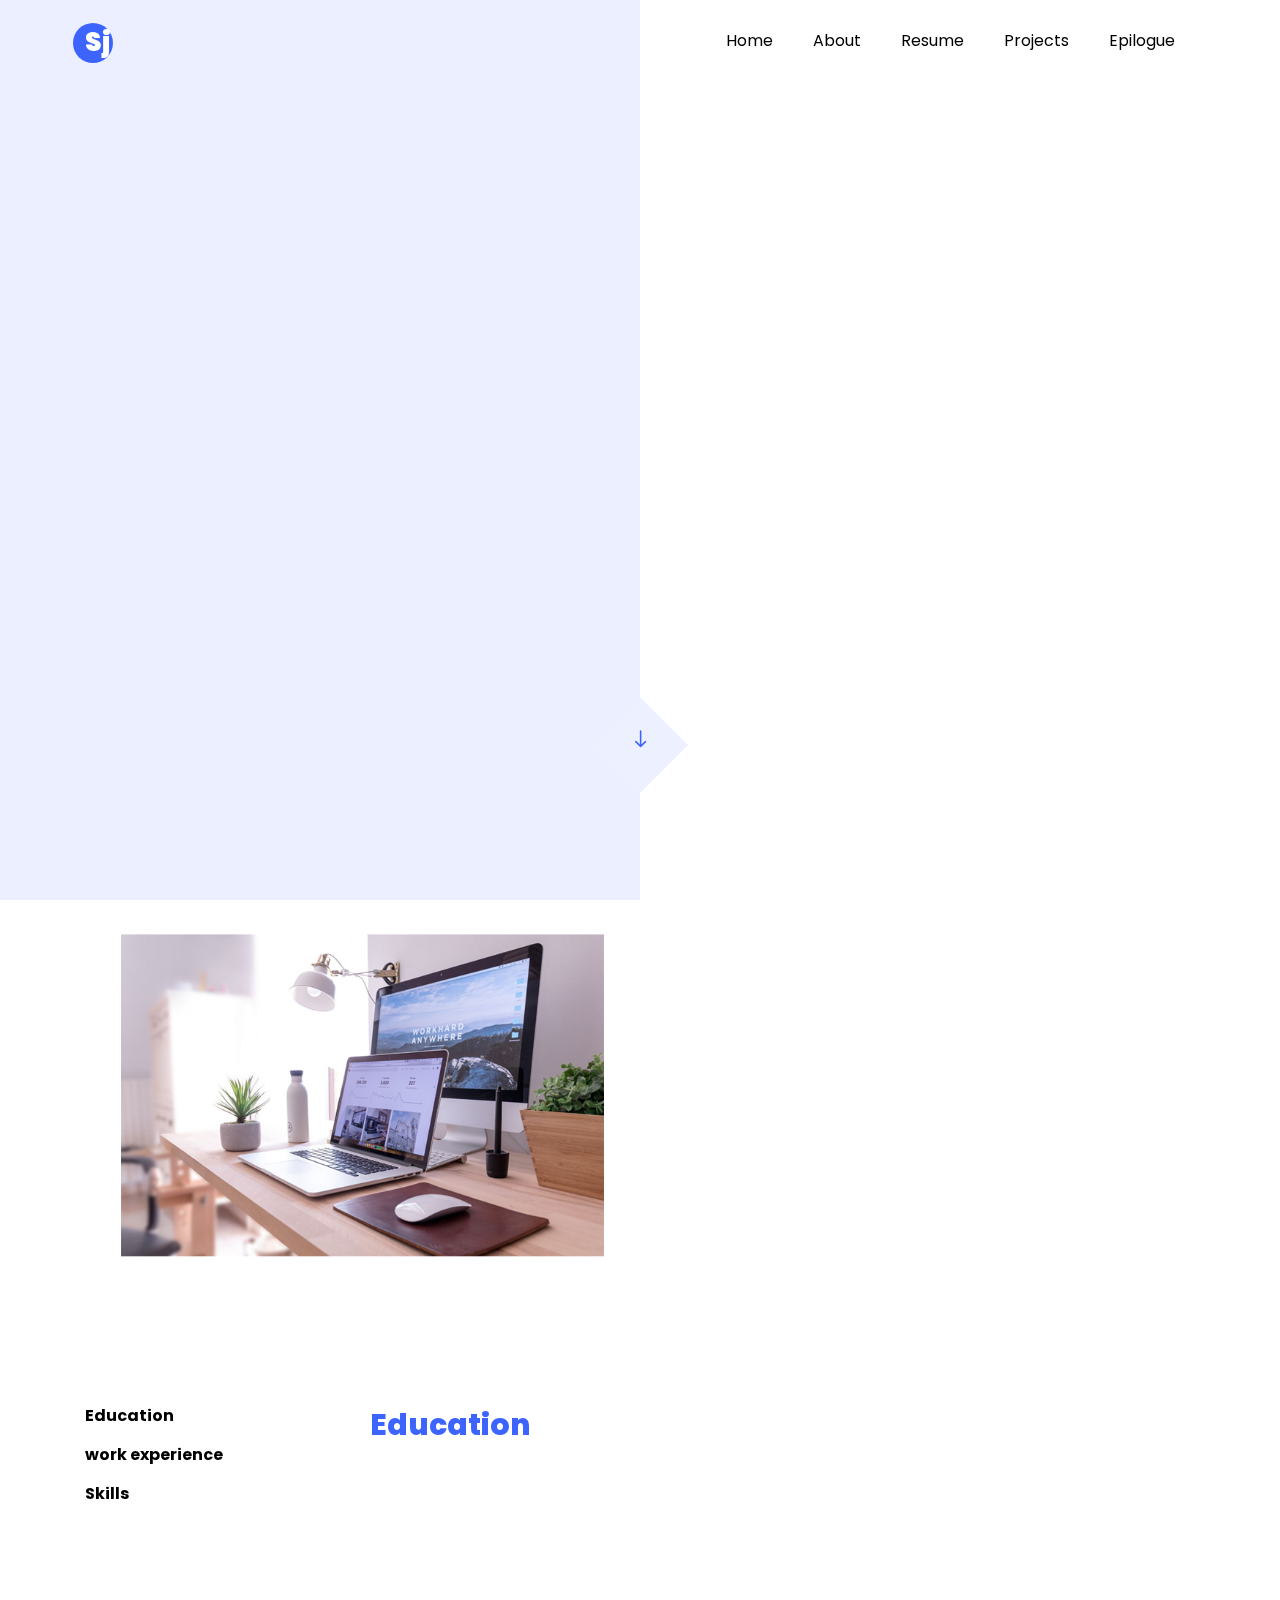
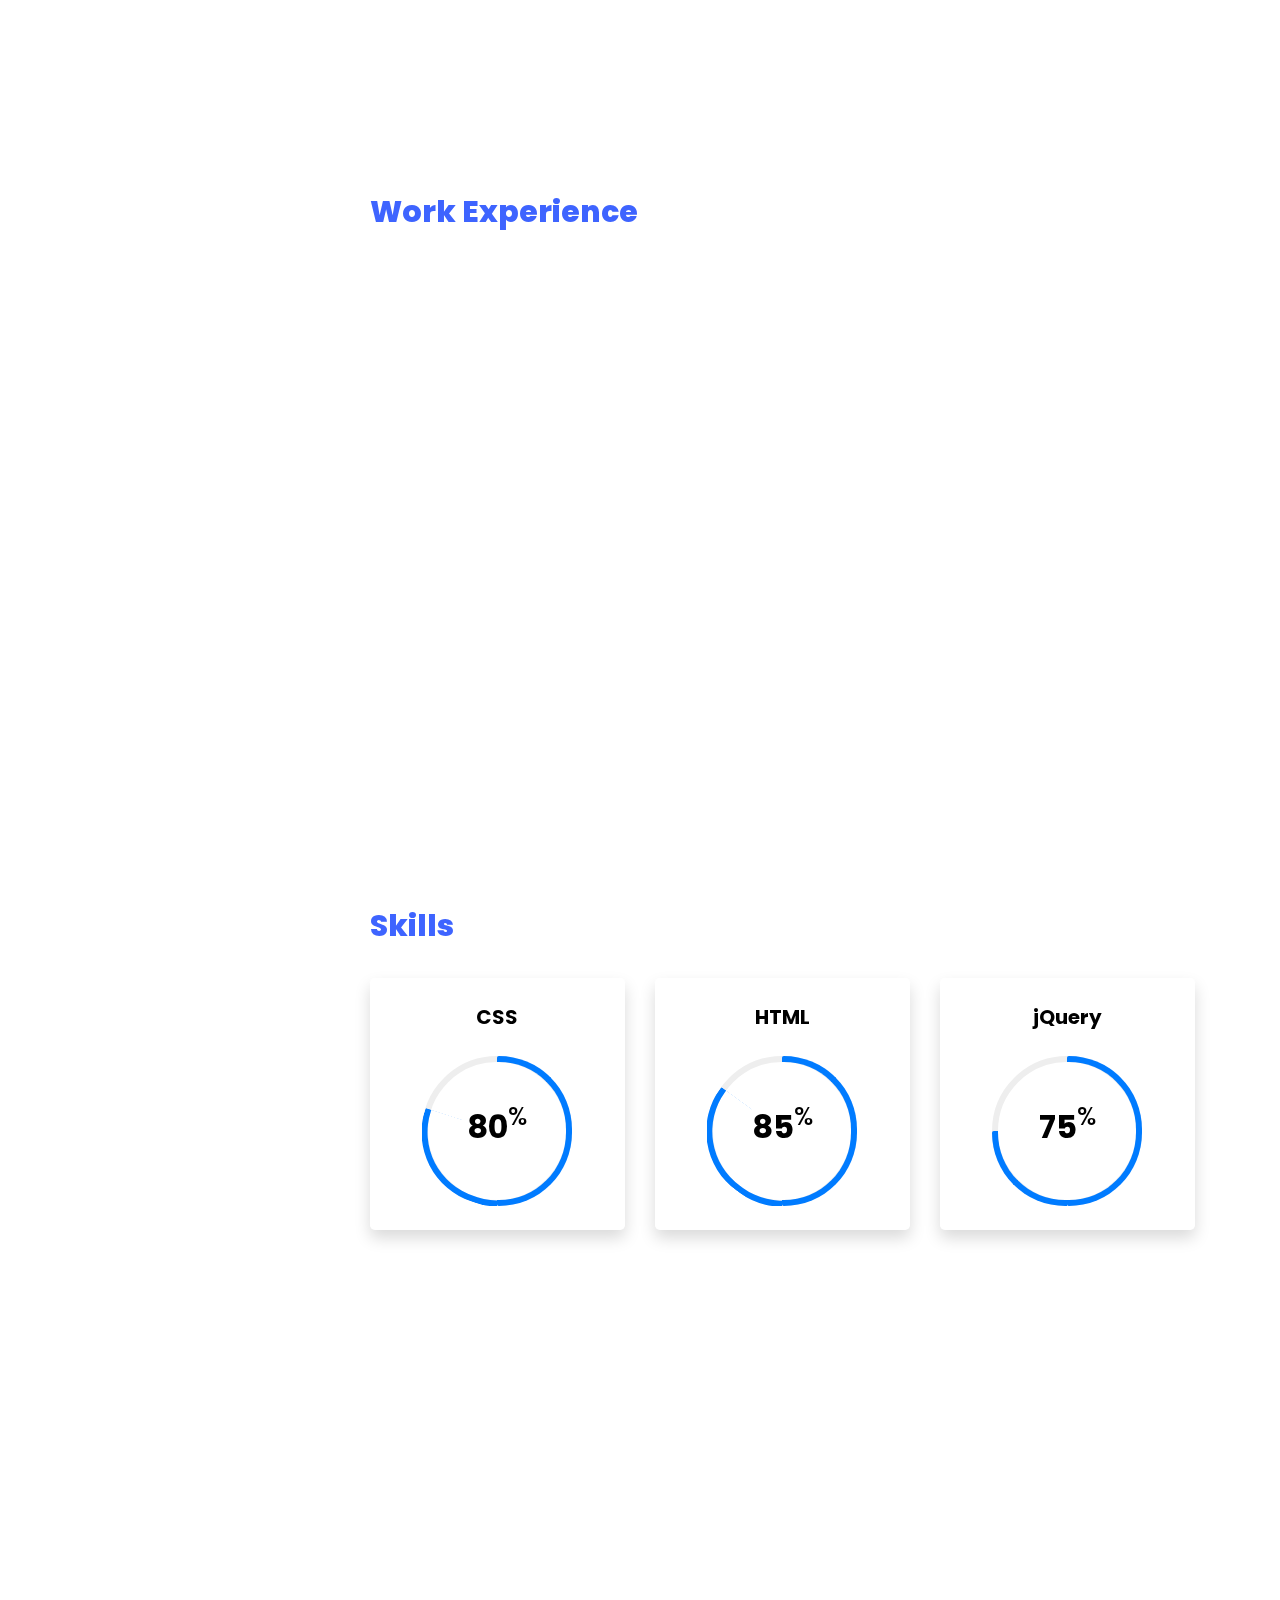
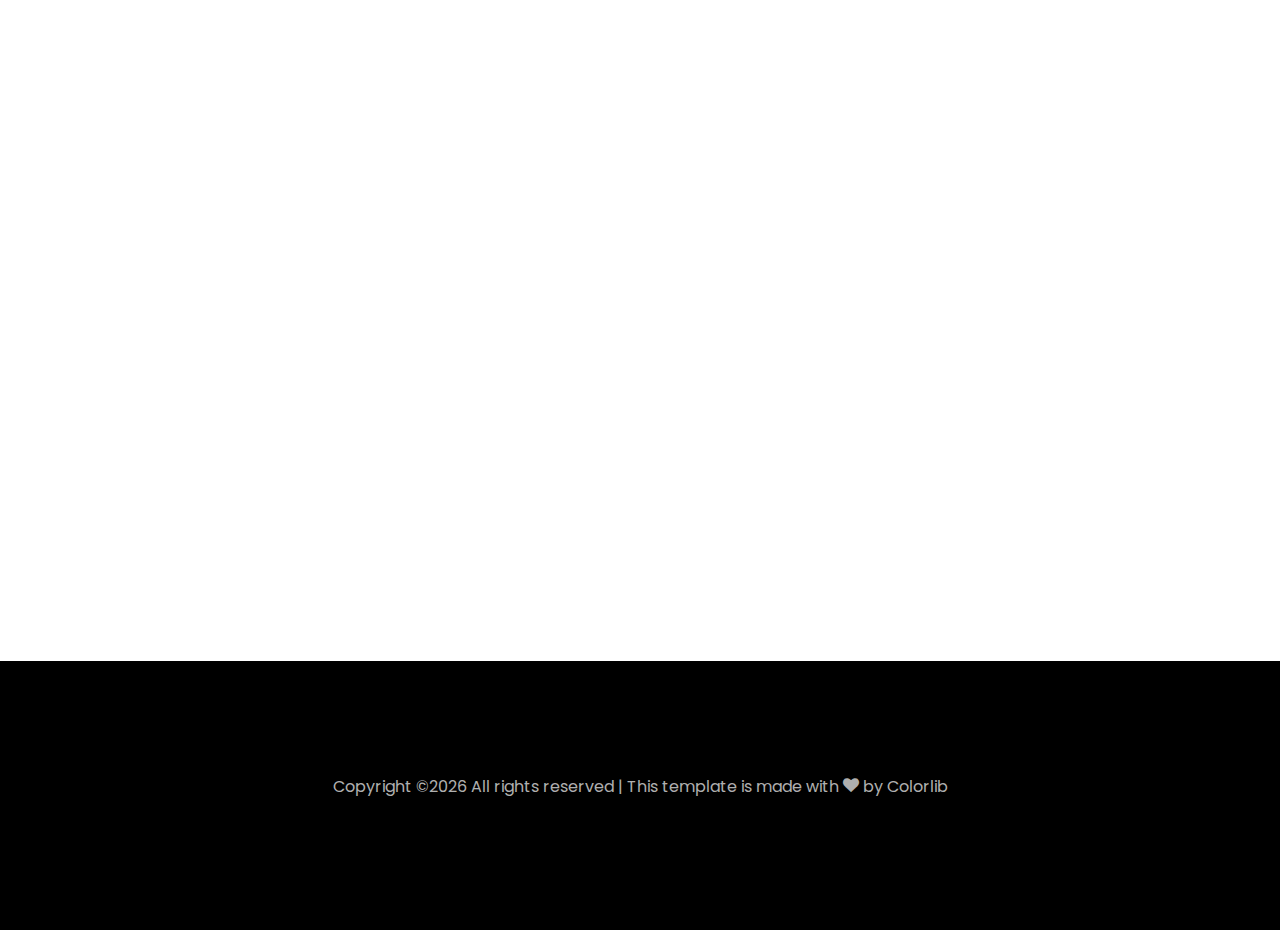
<file: index.html>
<!DOCTYPE html>
<html lang="en">
  <head>
    <title>노수진 포트폴리오</title>
    <meta charset="utf-8">
    <meta name="viewport" content="width=device-width, initial-scale=1, shrink-to-fit=no">
    
    <link href="https://fonts.googleapis.com/css?family=Poppins:100,200,300,400,500,600,700,800,900" rel="stylesheet">

    <link rel="stylesheet" href="css/open-iconic-bootstrap.min.css">
    <link rel="stylesheet" href="css/animate.css">
    
    <link rel="stylesheet" href="css/owl.carousel.min.css">
    <link rel="stylesheet" href="css/owl.theme.default.min.css">
    <link rel="stylesheet" href="css/magnific-popup.css">

    <link rel="stylesheet" href="css/aos.css">

    <link rel="stylesheet" href="css/ionicons.min.css">
    
    <link rel="stylesheet" href="css/flaticon.css">
    <link rel="stylesheet" href="css/icomoon.css">
    <link rel="stylesheet" href="css/style.css">
  </head>
  
  <body data-spy="scroll" data-target=".site-navbar-target" data-offset="300">
	  
	  
    <nav class="navbar navbar-expand-lg navbar-dark ftco_navbar ftco-navbar-light site-navbar-target" id="ftco-navbar">
	    <div class="container">
	      <a class="navbar-brand" href="index.html"><span>Sj</span></a>
	      <button class="navbar-toggler js-fh5co-nav-toggle fh5co-nav-toggle" type="button" data-toggle="collapse" data-target="#ftco-nav" aria-controls="ftco-nav" aria-expanded="false" aria-label="Toggle navigation">
	        <span class="oi oi-menu"></span> Menu
	      </button>

	      <div class="collapse navbar-collapse" id="ftco-nav">
	        <ul class="navbar-nav nav ml-auto">
	          <li class="nav-item"><a href="#home-section" class="nav-link"><span>Home</span></a></li>
	          <li class="nav-item"><a href="#about-section" class="nav-link"><span>About</span></a></li>
	          <li class="nav-item"><a href="#resume-section" class="nav-link"><span>Resume</span></a></li>
	          <li class="nav-item"><a href="#projects-section" class="nav-link"><span>Projects</span></a></li>
	          <li class="nav-item"><a href="#epilogue-section" class="nav-link"><span>Epilogue</span></a></li>
	        </ul>
	      </div>
	    </div>
	  </nav>
	  <section class="hero-wrap js-fullheight">
      <div class="overlay"></div>
      <div class="container">
        <div class="row no-gutters slider-text js-fullheight justify-content-center align-items-center">
          <div class="col-lg-8 col-md-6 ftco-animate d-flex align-items-center">
          	<div class="text text-center">
          		<span class="subheading">Hey! I am</span>
		  				<h1>Sujin Rho</h1>
			  				<h2>I'm a 
								  <span
								     class="txt-rotate"
								     data-period="2000"
								     data-rotate='[ "UI/UX Designer.", "Web Developer.", "Graphic Designer.", "Blogger" ]'></span>
								</h2>
							</div>
            </div>
          </div>
        </div>

      <div class="mouse">
				<a href="#" class="mouse-icon">
					<div class="mouse-wheel"><span class="ion-ios-arrow-round-down"></span></div>
				</a>
			</div>
      </section>

    <section class="ftco-about img ftco-section ftco-no-pt ftco-no-pb" id="about-section">
    	<div class="container">
    		<div class="row d-flex no-gutters">
    			<div class="col-md-6 col-lg-6 d-flex">
    				<div class="img-about img d-flex align-items-stretch">
    					<div class="overlay"></div>
	    				<div class="img d-flex align-self-stretch align-items-center" style="background-image:url(images/about.png);">
	    				</div>
    				</div>
    			</div>
    			<div class="col-md-6 col-lg-6 pl-md-5 py-5">
    				<div class="row justify-content-start pb-3">
		          <div class="col-md-12 heading-section ftco-animate">
		          	<h1 class="big">About</h1>
		            <h2 class="mb-4">About Me</h2>
		            <ul class="about-info mt-4 px-md-0 px-2">
		            	<li class="d-flex"><span>Name:</span> <span>노수진</span></li>
		            	<li class="d-flex"><span>Date of birth:</span> <span>November 11, 1997</span></li>
		            	<li class="d-flex"><span>Address:</span> <span>부산 해운대구</span></li>
		            	<li class="d-flex"><span>Email:</span> <span>sjnr0000@gmail.com</span></li>  	
		            </ul>
		          </div>
		        </div>
	        </div>
        </div>
    	</div>
    </section>


    <section class="ftco-section ftco-no-pb goto-here" id="resume-section">
    	<div class="container">
    		<div class="row">
    			<div class="col-md-3">
				    <nav id="navi">
					    <ul>
					      <li><a href="#page-1">Education</a></li>
					      <li><a href="#page-2">work experience</a></li><li>
						  <li><a href="#page-3">Skills</a></li>
					    </ul>
					  </nav>
					</div>
					<div class="col-md-9">
					  <div id="page-1" class= "page one">
					  	<h2 class="heading">Education</h2>
					    <div class="resume-wrap d-flex ftco-animate">
					    	<div class="icon d-flex align-items-center justify-content-center">
					    		<span class="flaticon-ideas"></span>
					    	</div>
					    	<div class="text pl-3">
		    					<span class="date">2021-2022</span>
		    					<h2>반응형웹퍼블리싱 & 웹디자인</h2>
		    					<span class="position">부산it교육센터</span>
		    					<p> html/css, jquery를 배워 웹사이트를 제작을 할 수 있습니다.
									포토샵, 일러스트, 피그마를 활용하여
									홈페이지 시안, 상세페이지, 배너 등을 제작할 수 있습니다.</p>
	    					</div>
	    				</div>
	    				
					  </div>

					  <div id="page-2" class= "page two">
						<h2 class="heading">Work Experience</h2>
					  <div class="resume-wrap d-flex ftco-animate">
						  <div class="icon d-flex align-items-center justify-content-center">
							  <span class="flaticon-ideas"></span>
						  </div>
						  <div class="text pl-3">
							  <span class="date">2024-2025</span>
							  <h2>마케팅몬스터</h2>
							  <span class="position">웹디자인 담당</span>
							  <p>마케팅몬스터에서 디자인팀에서 웹디자인으로 근무하고 있으며 회사 홈페이지 제작을 주업무로 맡고 있습니다. 신규 홈페이지 제작 및 리뉴얼 작업과 외주 작업을 담당하면서 배너디자인, 썸네일, cmr,프로그램, 로고디자인 등 다양한 디자인 프로젝트에 참여했습니다.
								Figma, Adobe Photoshop, Adobe Illustrator, Adobe Premiere Pro 등 다양한 디자인 툴을 활용할 수 있습니다.</p>
								<div class="btn_career">
									<button type="button" onclick="window.open('pdf/career.pdf')" class="custom-btn btn-3"><span>경력기술서 pdf</span></button>
								</div>
							</div>
					  </div>
					  <div class="resume-wrap d-flex ftco-animate">
						<div class="icon d-flex align-items-center justify-content-center">
							<span class="flaticon-ideas"></span>
						</div>
						<div class="text pl-3">
							<span class="date">2022-2023</span>
							<h2>메가마트</h2>
							<span class="position">pop 담당</span>
							<p> 메가마트에서 주 업무로 매장 내 pop 작업,배너, 우드락 작업을 하여 소비자한테 시선을 끌어 구매를 유도하는 역할을 하였습니다.
								또한 vmd 연출과 매장관리를 하여 매장 환경을 최적화는데 기여하였습니다.</p>
						</div>
					</div>
					
					</div>
					  <div id="page-3" class= "page three">
					  	<h2 class="heading">Skills</h2>
					  	<div class="row progress-circle mb-5">
					  		<div class="col-lg-4 mb-4">
						      <div class="bg-white rounded-lg shadow p-4">
						        <h2 class="h5 font-weight-bold text-center mb-4">CSS</h2>

						        <!-- Progress bar 1 -->
						        <div class="progress mx-auto" data-value='80'>
						          <span class="progress-left">
                                    <span class="progress-bar border-primary"></span>
						          </span>
						          <span class="progress-right">
                                    <span class="progress-bar border-primary"></span>
						          </span>
						          <div class="progress-value w-100 h-100 rounded-circle d-flex align-items-center justify-content-center">
						            <div class="h2 font-weight-bold">80<sup class="small">%</sup></div>
						          </div>
						        </div>
						        <!-- END -->

						     
						      </div>
						    </div>

						    <div class="col-lg-4 mb-4">
						      <div class="bg-white rounded-lg shadow p-4">
						        <h2 class="h5 font-weight-bold text-center mb-4">HTML</h2>

						        <!-- Progress bar 1 -->
						        <div class="progress mx-auto" data-value='85'>
						          <span class="progress-left">
                        <span class="progress-bar border-primary"></span>
						          </span>
						          <span class="progress-right">
                        <span class="progress-bar border-primary"></span>
						          </span>
						          <div class="progress-value w-100 h-100 rounded-circle d-flex align-items-center justify-content-center">
						            <div class="h2 font-weight-bold">85<sup class="small">%</sup></div>
						          </div>
						        </div>
						        <!-- END -->

						       
						      </div>
						    </div>

						    <div class="col-lg-4 mb-4">
						      <div class="bg-white rounded-lg shadow p-4">
						        <h2 class="h5 font-weight-bold text-center mb-4">jQuery</h2>

						        <!-- Progress bar 1 -->
						        <div class="progress mx-auto" data-value='75'>
						          <span class="progress-left">
                        <span class="progress-bar border-primary"></span>
						          </span>
						          <span class="progress-right">
                        <span class="progress-bar border-primary"></span>
						          </span>
						          <div class="progress-value w-100 h-100 rounded-circle d-flex align-items-center justify-content-center">
						            <div class="h2 font-weight-bold">75<sup class="small">%</sup></div>
						          </div>
						        </div>
						        <!-- END -->

						       
						      </div>
						    </div>
					  	</div>
					  	<div class="row">
					  		<div class="col-md-6 animate-box">
									<div class="progress-wrap ftco-animate">
										<h3>Photoshop</h3>
										<div class="progress">
										 	<div class="progress-bar color-1" role="progressbar" aria-valuenow="85"
										  	aria-valuemin="0" aria-valuemax="100" style="width:85%">
										    <span>85%</span>
										  	</div>
										</div>
									</div>
								</div>
								<div class="col-md-6 animate-box">
									<div class="progress-wrap ftco-animate">
										<h3>Illustrator</h3>
										<div class="progress">
										 	<div class="progress-bar color-5" role="progressbar" aria-valuenow="85"
										  	aria-valuemin="0" aria-valuemax="100" style="width:85%">
										    <span>85%</span>
										  	</div>
										</div>
									</div>
								</div>
								
								<div class="col-md-6 animate-box">
									<div class="progress-wrap ftco-animate">
										<h3>HTML5</h3>
										<div class="progress">
										 	<div class="progress-bar color-3" role="progressbar" aria-valuenow="85"
										  	aria-valuemin="0" aria-valuemax="100" style="width:85%">
										    <span>85%</span>
										  	</div>
										</div>
									</div>
								</div>
								<div class="col-md-6 animate-box">
									<div class="progress-wrap ftco-animate">
										<h3>CSS3</h3>
										<div class="progress">
										 	<div class="progress-bar color-4" role="progressbar" aria-valuenow="80"
										  	aria-valuemin="0" aria-valuemax="100" style="width:80%">
										    <span>80%</span>
										  	</div>
										</div>
									</div>
								</div>
								<div class="col-md-6 animate-box">
									<div class="progress-wrap ftco-animate">
										<h3>jQuery</h3>
										<div class="progress">
										 	<div class="progress-bar color-2" role="progressbar" aria-valuenow="65"
										  	aria-valuemin="0" aria-valuemax="100" style="width:65%">
										    <span>65%</span>
										  	</div>
										</div>
									</div>
								</div>
								
								<div class="col-md-6 animate-box">
									<div class="progress-wrap ftco-animate">
										<h3>Figma</h3>
										<div class="progress">
										 	<div class="progress-bar color-2" role="progressbar" aria-valuenow="75"
										  	aria-valuemin="0" aria-valuemax="100" style="width:75%">
										    <span>75%</span>
										  	</div>
										</div>
									</div>
								</div>

								<div class="col-md-6 animate-box">
									<div class="progress-wrap ftco-animate">
										<h3>Smart Store</h3>
										<div class="progress">
										 	<div class="progress-bar color-2" role="progressbar" aria-valuenow="75"
										  	aria-valuemin="0" aria-valuemax="100" style="width:75%">
										    <span>75%</span>
										  	</div>
										</div>
									</div>
								</div>

								<div class="col-md-6 animate-box">
									<div class="progress-wrap ftco-animate">
										<h3>Naver Blog</h3>
										<div class="progress">
										 	<div class="progress-bar color-2" role="progressbar" aria-valuenow="75"
										  	aria-valuemin="0" aria-valuemax="100" style="width:75%">
										    <span>75%</span>
										  	</div>
										</div>
									</div>
								</div>
					  	</div>
					  </div>
					  
					</div>
			  </div>
    	</div>
    </section>

    
 

    <section class="ftco-section ftco-project" id="projects-section">
    	<div class="container-fluid px-md-0">
    		<div class="row no-gutters justify-content-center pb-5">
          <div class="col-md-12 heading-section text-center ftco-animate">
          	<h1 class="big big-2">Projects</h1>
            <h2 class="mb-4" style="line-height:1">My Projects</h2>
			<p style="font-size: 20px; font-weight: 700;">web design/responsive web</p>
          </div>
        </div>
    		<div class="row no-gutters">
    			<div class="col-md-4">
    				<div class="project img ftco-animate d-flex justify-content-center align-items-center" style=" background-image: url(images/work-1.jpg); ">
    					<div class="overlay"></div>
	    				<div class="text text-center p-4">
							<a href="project/josunhotel/josun hotel.html"  target="_blank">
	    					<h3>조선호텔&리조트</h3>
	    					<p>Web Design<br>- 개인작업: 기여도 100%<br>- 사용툴: Photoshop</p>
							
							<p class="desc">조선호텔&리조트 리뉴얼 디자인으로 호텔의 고급스러움과 '떠오르는 태양'을 모티브 삼은 브랜드이미지에 맞춰
							전체적인 톤앤매너를 금속성-갈색라인으로 설정했습니다.</p>
						</a>
	    				</div>
    				</div>
  				</div>
				  <div class="col-md-4">
    				<div class="project img ftco-animate d-flex justify-content-center align-items-center" style="background-image: url(images/work-6.jpg);">
    					<div class="overlay"></div>
	    				<div class="text text-center p-4">
							<a href="project/oworld/oworld.html"  target="_blank">
	    					<h3>오월드</h3>
	    					<p>Web Design<br>- 작업기여도: 100%<br>- 사용툴: Figma</p>
							<p class="desc">오월드 리뉴얼 디자인으로 자연, 동물, 놀이기구, 꽃 등을 통합적으로 나타낼 수 있는 로고로 리디자인하였으며 역동적인 느낌을 강조하고자 메인컬러를 자주색으로 변경하였습니다.
							   다양한 테마공간과 다양한 sns,채널 소식 등을 직관적이고 시각적으로 표현하였습니다.</p>
						</a>
	    				</div>
    				</div>
    			</div>
  				
				<div class="col-md-4">
    				<div class="project img ftco-animate d-flex justify-content-center align-items-center" style="background-image: url(images/work-9.jpg);">
    					<div class="overlay"></div>
	    				<div class="text text-center p-4">
							<a href="project/Ainvestment/ainvestment.html"  target="_blank">
	    					<h3>에이투자커뮤니티</h3>
	    					<p>Web Design<br>- 작업기여도: 100%<br>- 사용툴: Figma</p>
							<p class="desc">투자 관련 사이트로서 신뢰감을 주기 위해 파란색으로 메인색상으로 잡았고
								깔끔하고 직관적인 레이아웃 중심으로 디자인했습니다.</p>
						</a>
	    				</div>
    				</div>
    			</div>
    		</div>
    	</div>

		<div class="container-fluid px-md-0">
    		<div class="row no-gutters justify-content-center pb-5">
          <div class="col-md-12 heading-section text-center ftco-animate">
          	<h1 class="big big-2">Projects</h1>
            <h2 class="mb-4" style="padding-top: 180px; line-height:1">My Projects</h2>
			<p style="font-size: 20px; font-weight: 700;">bx/landing page/cardnews/event page</p>

          </div>
        </div>
    		<div class="row no-gutters">
    			
    				
  				<div class="col-md-4">
    				<div class="project img ftco-animate d-flex justify-content-center align-items-center" style="background-image: url(images/work-2.jpg);">
    					<div class="overlay"></div>
	    				<div class="text text-center p-4">
							<a href="project/detailpage/dish product detail.html" target="_blank">
	    					<h3>온투더그릇</h3>
	    					<p>상세페이지<br>- 작업기여도: 100%<br>- 사용툴: Photoshop</p>
							<p class="desc">접시의 느낌을 살려 로고를 제작을 하였고 위생적이고 신뢰감있는 이미지로 표현하고자 메인 색상을 진한 파란색으로 지정을 하였습니다.</p>
						</a>
	    				</div>
    				</div>
  				</div>

    		
    			<div class="col-md-4">
    				<div class="project img ftco-animate d-flex justify-content-center align-items-center" style="background-image: url(images/work-4.jpg);">
    					<div class="overlay"></div>
	    				<div class="text text-center p-4">
							<a href="project/landing/mamonde.html"  target="_blank">
	    					<h3>마몽드 로즈워터 토너</h3>
	    					<p>랜딩페이지<br>- 작업기여도: 100%<br>- 사용툴: Photoshop</p>
							<p class="desc">마몽드 로즈워터토너를 소개하는 제품상세페이지로 화장품의 용기 색상과 어울리는 분홍색 계열의 색상을 사용하여 부드러움과 여성스러운 느낌을 담아 디자인하였습니다.</p>
						</a>
	    				</div>
    				</div>
    			</div>
    			<div class="col-md-4">
    				<div class="project img ftco-animate d-flex justify-content-center align-items-center" style="background-image: url(images/work-5.jpg); ">
    					<div class="overlay"></div>
	    				<div class="text text-center p-4">
							<a href="project/cardnews/seaweed.html"  target="_blank">
	    					<h3>해조류</h3>
	    					<p>카드뉴스<br>- 작업기여도: 100%<br>- 사용툴: Figma</p>
							<p class="desc">사람들의 건강 뿐만 아니라 환경에도 도움을 주는 해조류에 대해 카드뉴스로 제작해보았습니다. 바다속 느낌을 나기위해서 전체적으로 파란색상을 사용하여 디자인을 하였습니다.</p>
						</a>
	    				</div>
    				</div>
    			</div>
    			

		


				<div class="col-md-4">
    				<div class="project img ftco-animate d-flex justify-content-center align-items-center" style="background-image: url(images/work-8.jpg);">
    					<div class="overlay"></div>
	    				<div class="text text-center p-4">
							<a href="project/event/event.html"  target="_blank">
	    					<h3>가을맞이 도서 이벤트</h3>
	    					<p>이벤트페이지<br>- 작업기여도: 100%<br>- 사용툴: Photoshop</p>
							<p class="desc">가을의 따뜻함을 담기 위해 전체적으로 갈색을 중심으로 색상을 사용하여 따뜻한 가을 이벤트 분위기를 효과적으로
								전달하려고 했습니다.
							</p>
						</a>
	    				</div>
    				</div>
    			</div>
    		</div>

			<!-- <div class="container-fluid px-md-0">
				<div class="row no-gutters justify-content-center pb-5">
			  <div class="col-md-12 heading-section text-center ftco-animate">
				  <h1 class="big big-2">Projects</h1>
				  <h2 class="mb-4" style="padding-top: 180px; line-height:1">My Projects</h2>
				  <p style="font-size: 20px; font-weight: 700;">smartstore,blog</p>
			  </div>
			</div>
				<div class="row no-gutters">
					
						
				
	
					<div class="col-md-4">
						<div class="project img ftco-animate d-flex justify-content-center align-items-center" style="background-image: url(images/work-3.png);  ">
							<div class="overlay"></div>
							<div class="text text-center p-4">
								<h3><a href="project/smartstore/smartstore.html"  target="_blank">온투더그릇</a></h3>
								<span>스마트스토어</span>
							</div>
						</div>
					</div>
				
				
					
	
					<div class="col-md-4">
						<div class="project img ftco-animate d-flex justify-content-center align-items-center" style="background-image: url(images/work-7.jpg);">
							<div class="overlay"></div>
							<div class="text text-center p-4">
								<h3><a href="project/blog/blog.html"  target="_blank">soso</a></h3>
								<span>네이버블로그</span>
							</div>
						</div>
					</div>
	
	
				
				</div>
    	</div> -->
    </section>



    <section class="ftco-section contact-section ftco-no-pb" id="epilogue-section">
      <div class="container">
      	<div class="row justify-content-center mb-5 pb-3">
          <div class="col-md-7 heading-section text-center ftco-animate">
            <h1 class="big big-2">Epilogue</h1>
            <h2 class="mb-4">Epilogue</h2>
            <p>웹디자이너라는 이름에 책임감을 가지고 꾸준히 자기계발을 하며 계속 앞으로 나아가는 웹디자이너가 되겠습니다.</p>
          </div>
        </div>
      </div>
    </section>
		

    <footer class="ftco-footer ftco-section">
      <div class="container">
        
        <div class="row">
          <div class="col-md-12 text-center">

            <p><!-- Link back to Colorlib can't be removed. Template is licensed under CC BY 3.0. -->
  Copyright &copy;<script>document.write(new Date().getFullYear());</script> All rights reserved | This template is made with <i class="icon-heart color-danger" aria-hidden="true"></i> by <a href="https://colorlib.com" target="_blank">Colorlib</a>
  <!-- Link back to Colorlib can't be removed. Template is licensed under CC BY 3.0. --></p>
          </div>
        </div>
      </div>
    </footer>
    
  

  <!-- loader -->
  <div id="ftco-loader" class="show fullscreen"><svg class="circular" width="48px" height="48px"><circle class="path-bg" cx="24" cy="24" r="22" fill="none" stroke-width="4" stroke="#eeeeee"/><circle class="path" cx="24" cy="24" r="22" fill="none" stroke-width="4" stroke-miterlimit="10" stroke="#F96D00"/></svg></div>


  <script src="js/jquery.min.js"></script>
  <script src="js/jquery-migrate-3.0.1.min.js"></script>
  <script src="js/popper.min.js"></script>
  <script src="js/bootstrap.min.js"></script>
  <script src="js/jquery.easing.1.3.js"></script>
  <script src="js/jquery.waypoints.min.js"></script>
  <script src="js/jquery.stellar.min.js"></script>
  <script src="js/owl.carousel.min.js"></script>
  <script src="js/jquery.magnific-popup.min.js"></script>
  <script src="js/aos.js"></script>
  <script src="js/jquery.animateNumber.min.js"></script>
  <script src="js/scrollax.min.js"></script>
  
  <script src="js/main.js"></script>
    
  </body>
</html>
</file>
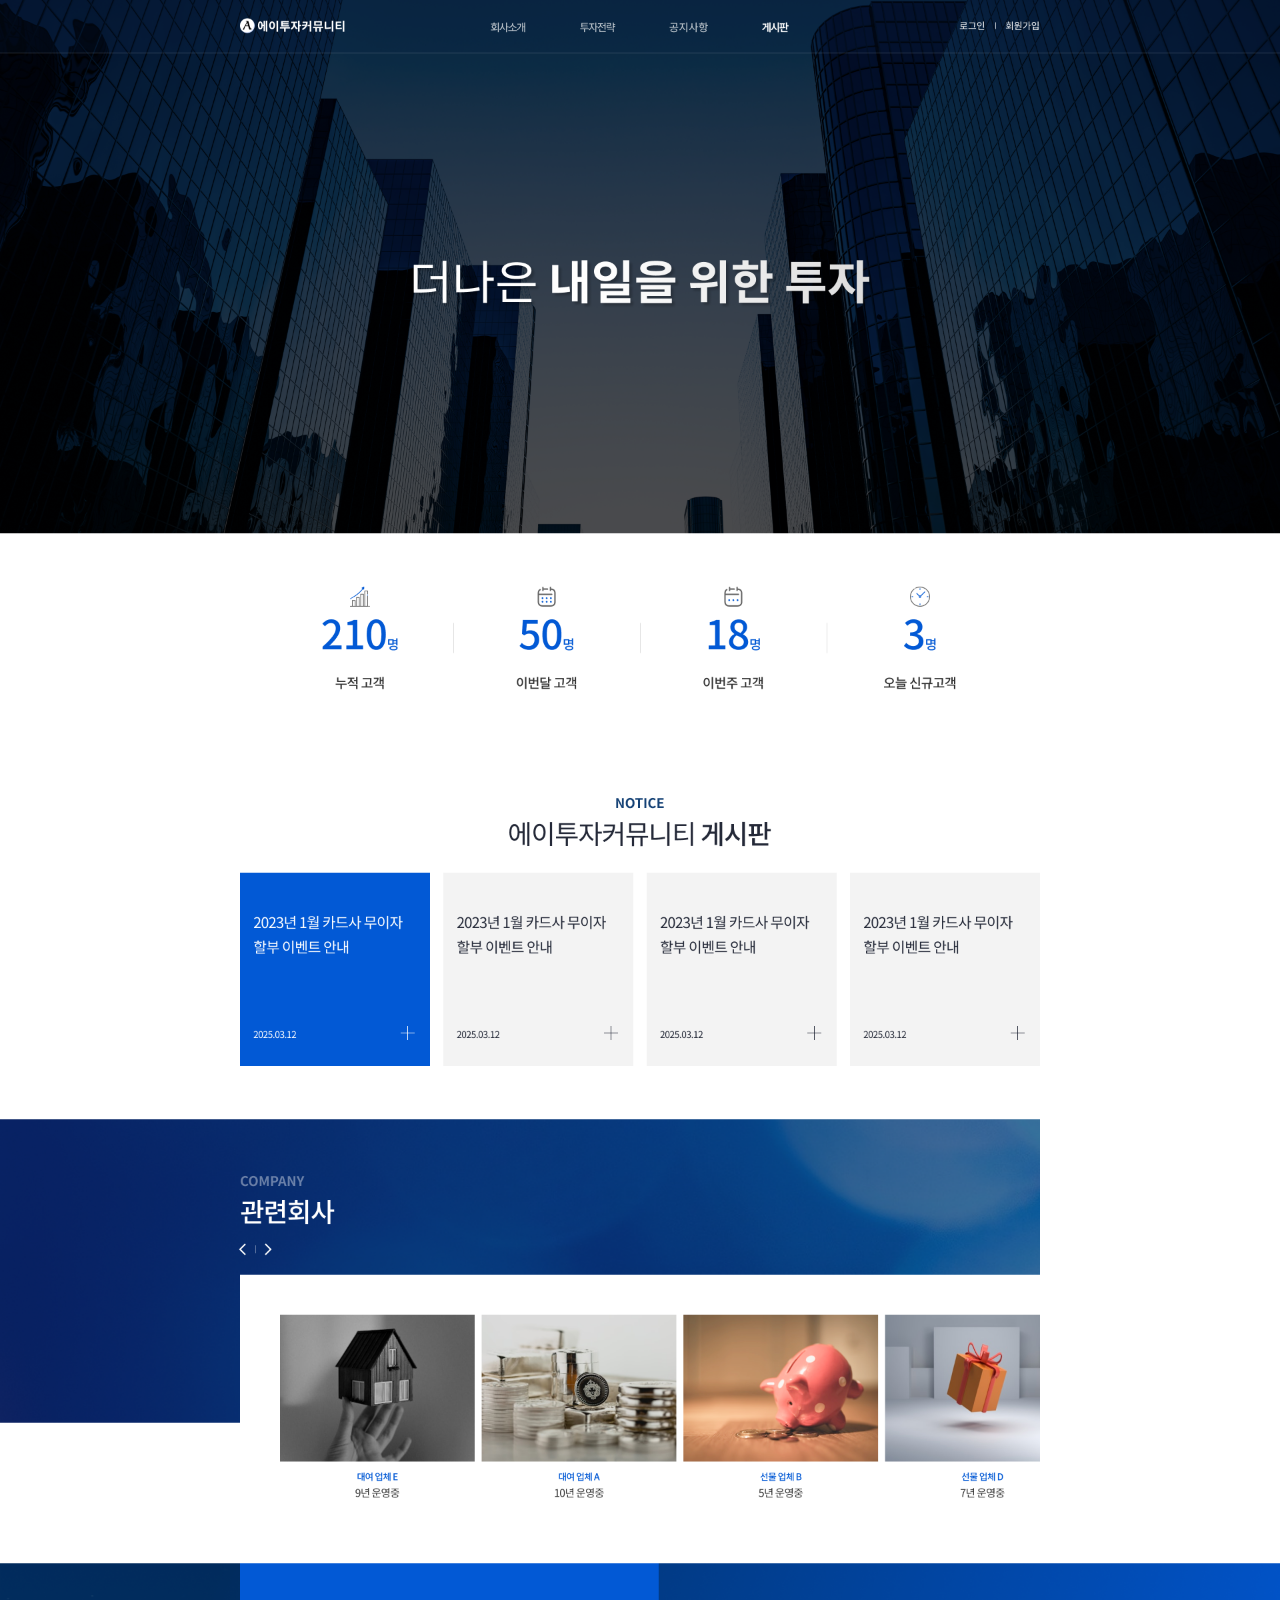
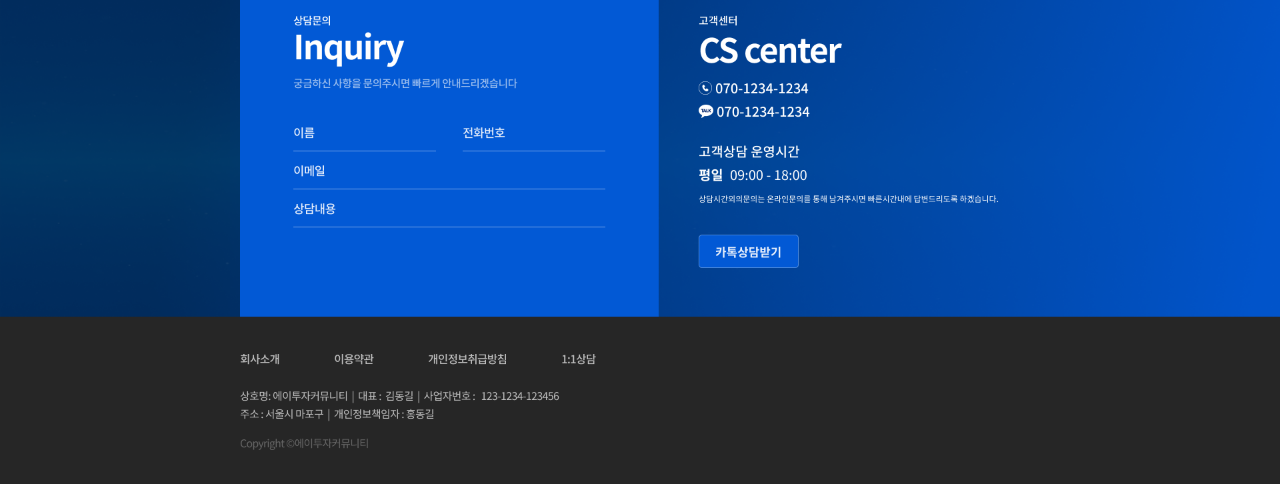
<file: project/Ainvestment/ainvestment.html>
<!DOCTYPE html>
<html lang="en">
<head>
    <meta charset="UTF-8">
    <meta http-equiv="X-UA-Compatible" content="IE=edge">
    <meta name="viewport" content="width=device-width, initial-scale=1.0">
    <title>조선호텔 스타일가이드</title>
    <style>
         *{margin: 0; padding: 0; }
        .contents {text-align: center;}
        .inner { margin: 0 auto; position: relative;}
        
        .contents img {width: 100%;  }
        /* .top {  padding: 70px 0 60px;} */
        .top {  }
         .top h2 { font-size: 60px; color:#3e64ff }
         .top span { color: rgba(62, 100,255,0.5); font-size:50px; }

         .top ul { list-style: none; padding-top: 80px; }
         .top ul li { padding-bottom: 20px;}
         .top ul li a{border: 3px solid #3e64ff;  transition: background 0.3s, color 0.3s; border-radius: 50px;  text-decoration: none; display:inline-block; background: #fff; color:#000; font-size: 25px; padding: 7px 15px;}
         .top ul li a:hover {background: #3e64ff; color:#fff;}
    </style>
</head>
<body>
    <div class="contents">
        <div class="inner">
            <div class="top">
                <!-- <h2><span>웹디자인</span><br>조선호텔&리조트</h2>
                <ul>
                    <li><a href="josun hotel/index.html" target="_blank">메인 바로가기</a></li>
                    <li><a href="josun hotel/sub/sub.html" target="_blank">서브1</a></li>
                    <li><a href="josun hotel/sub/sub_2.html" target="_blank">서브2</a></li>
                    <li><a href="josun hotel/sub/sub_3.html" target="_blank">서브3</a></li>

                </ul>
             -->
       
        </div>
            
        <!-- <img src="img/style_01.jpg" alt="조선호텔 스타일가이드"> -->
        <img src="img/style_01.png" alt="A투자커뮤니티">
        

    </div>
    </div>
</body>
</html>
</file>
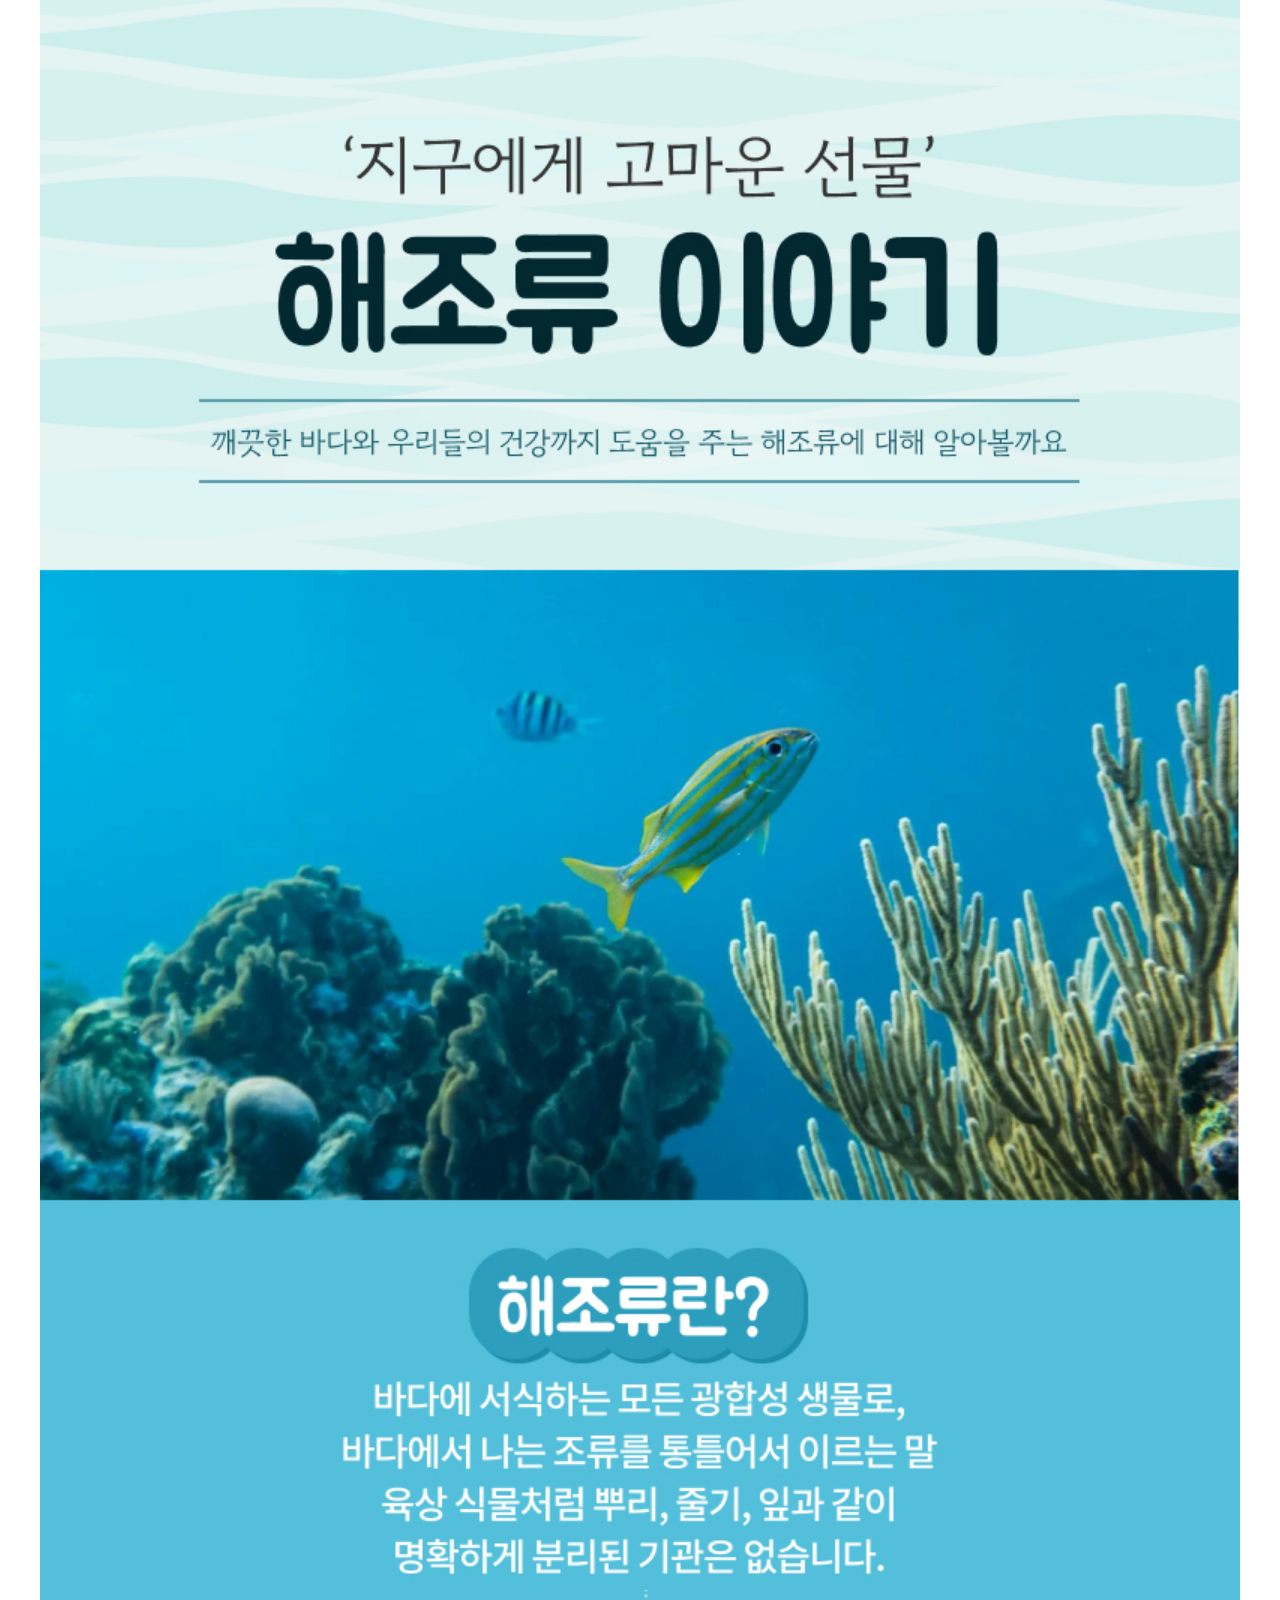
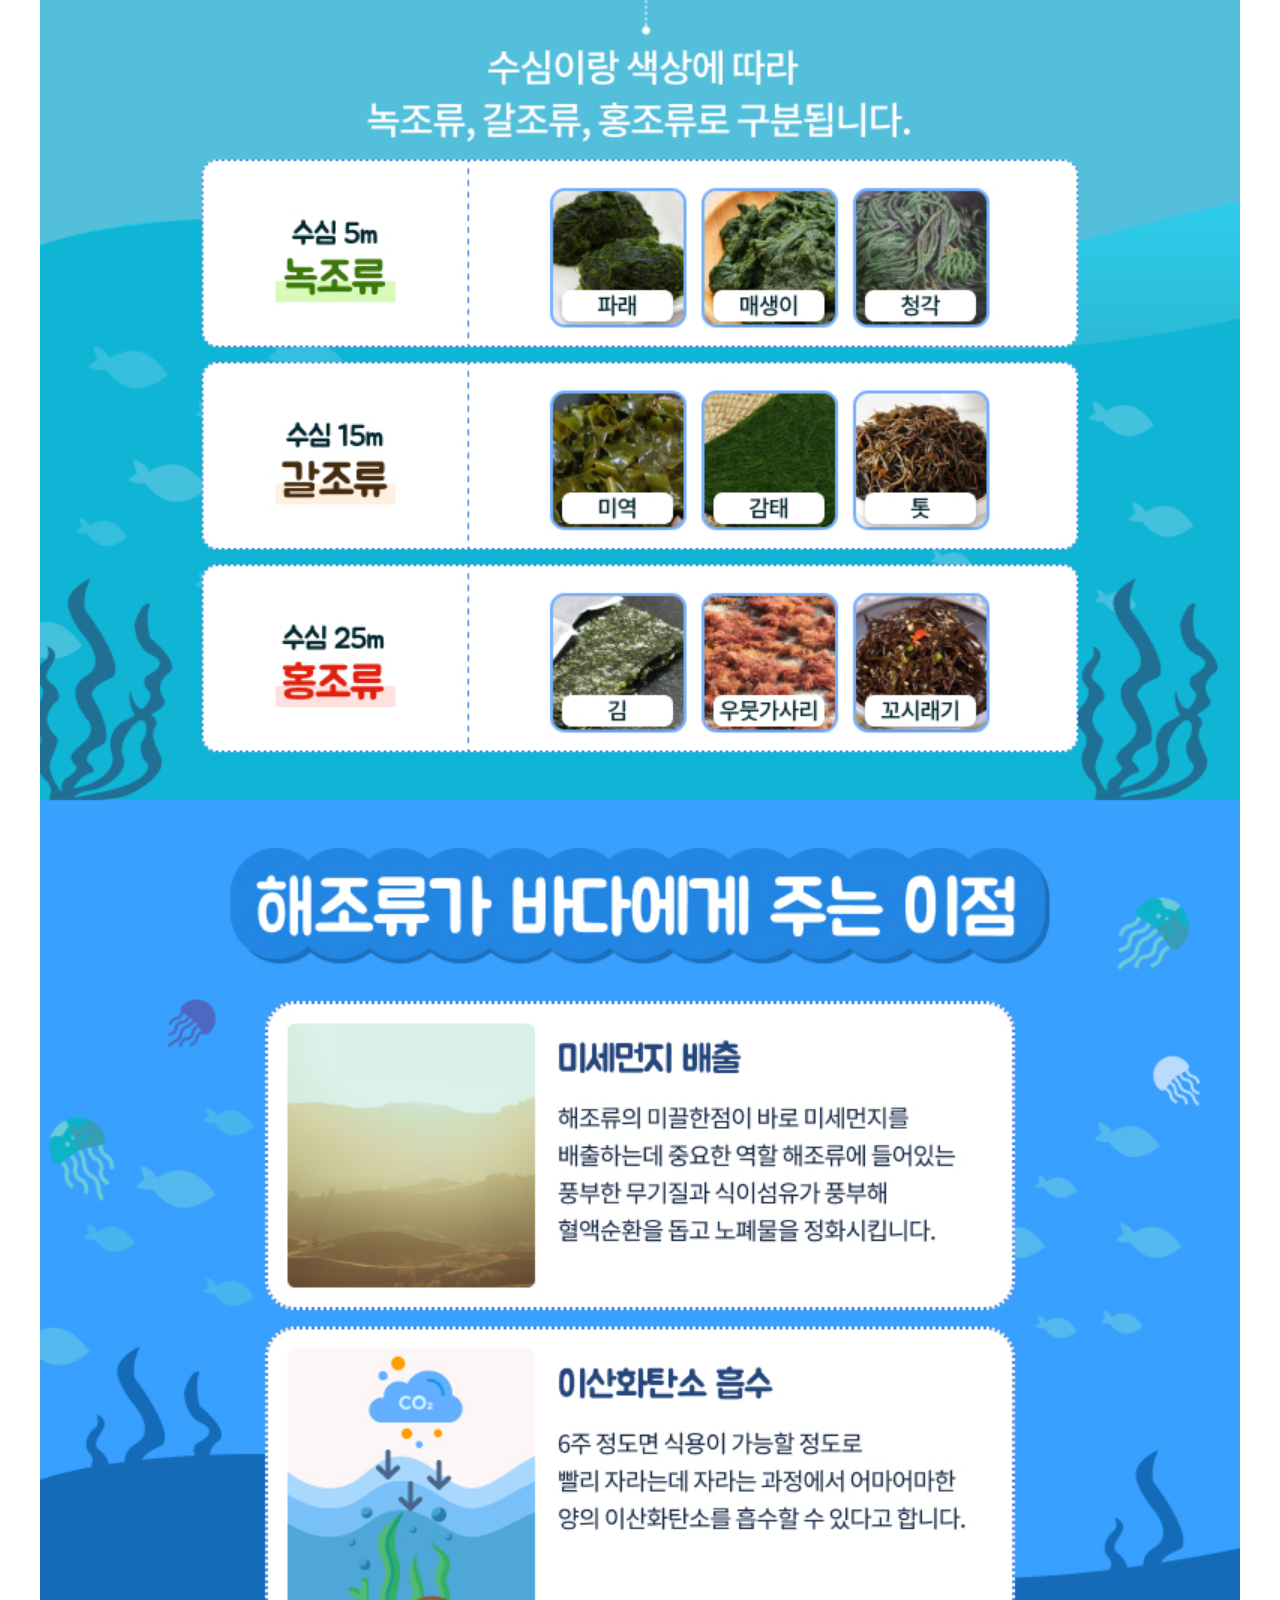
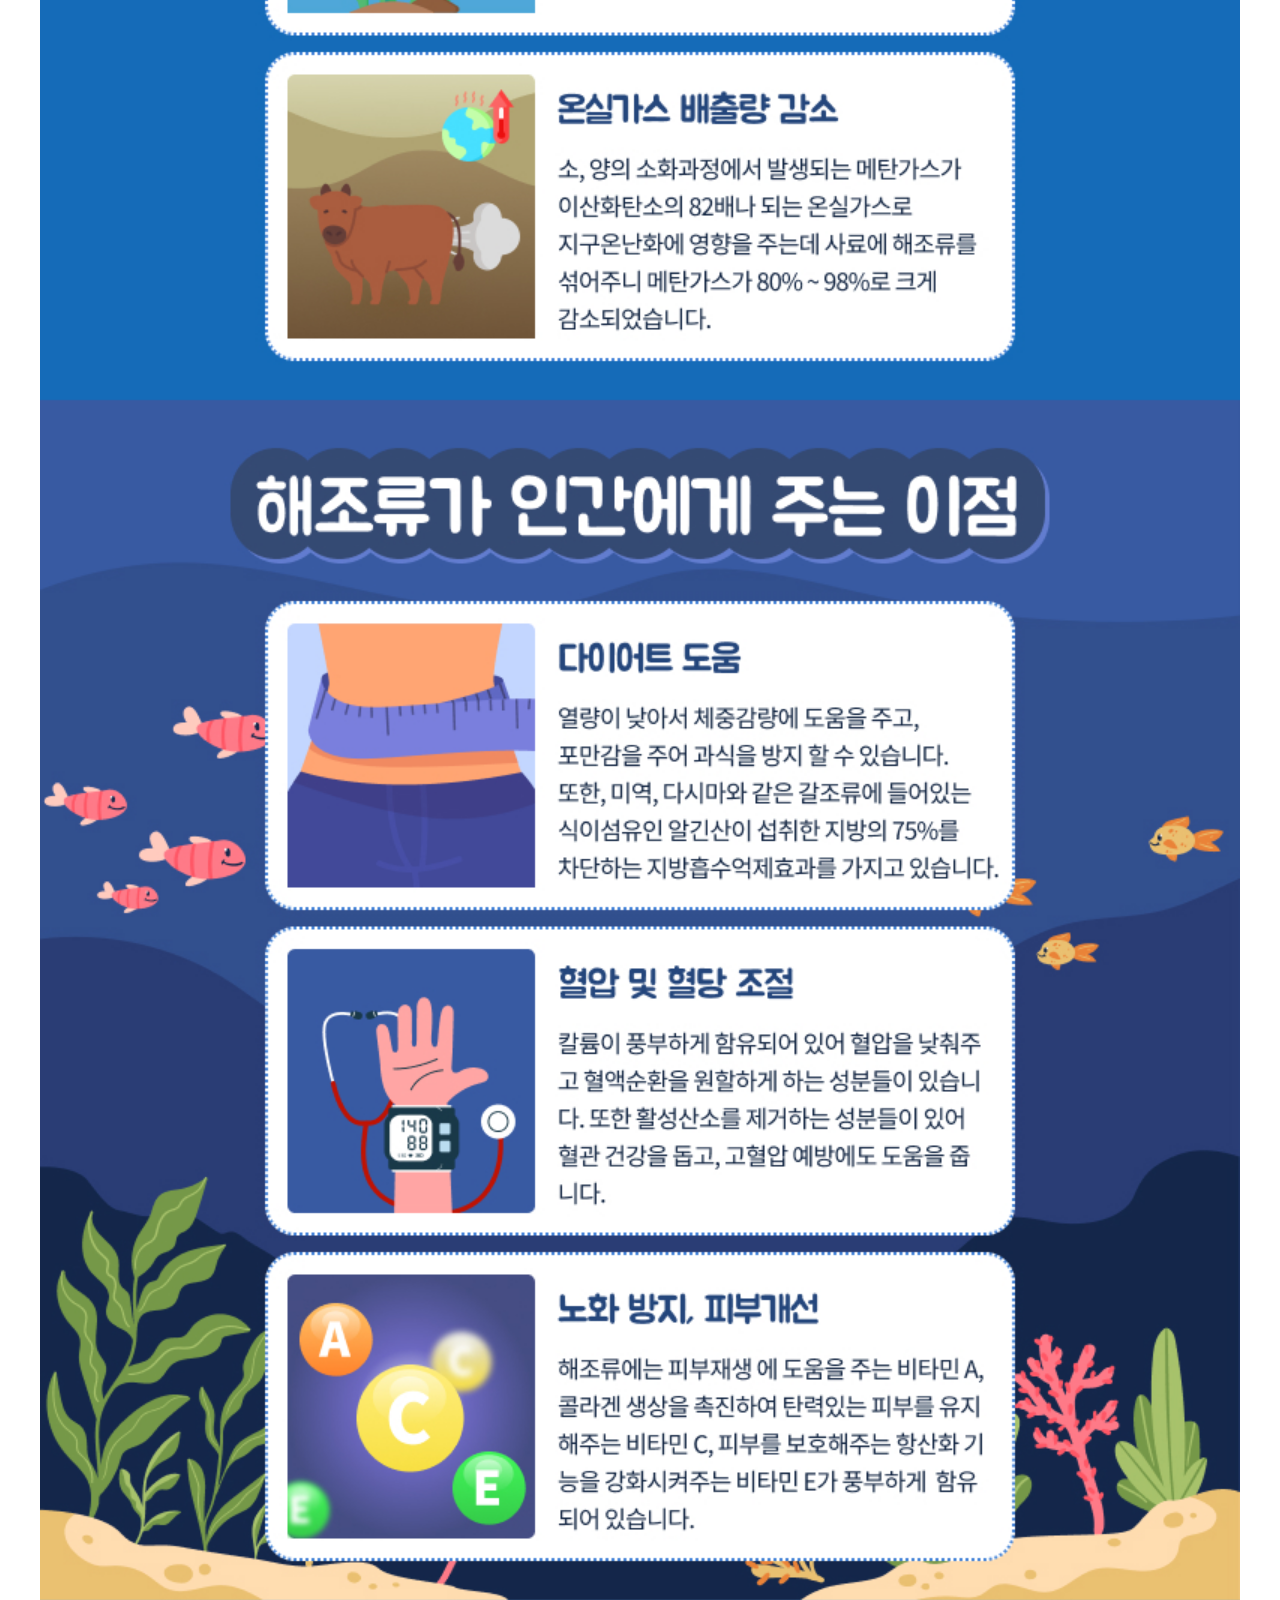
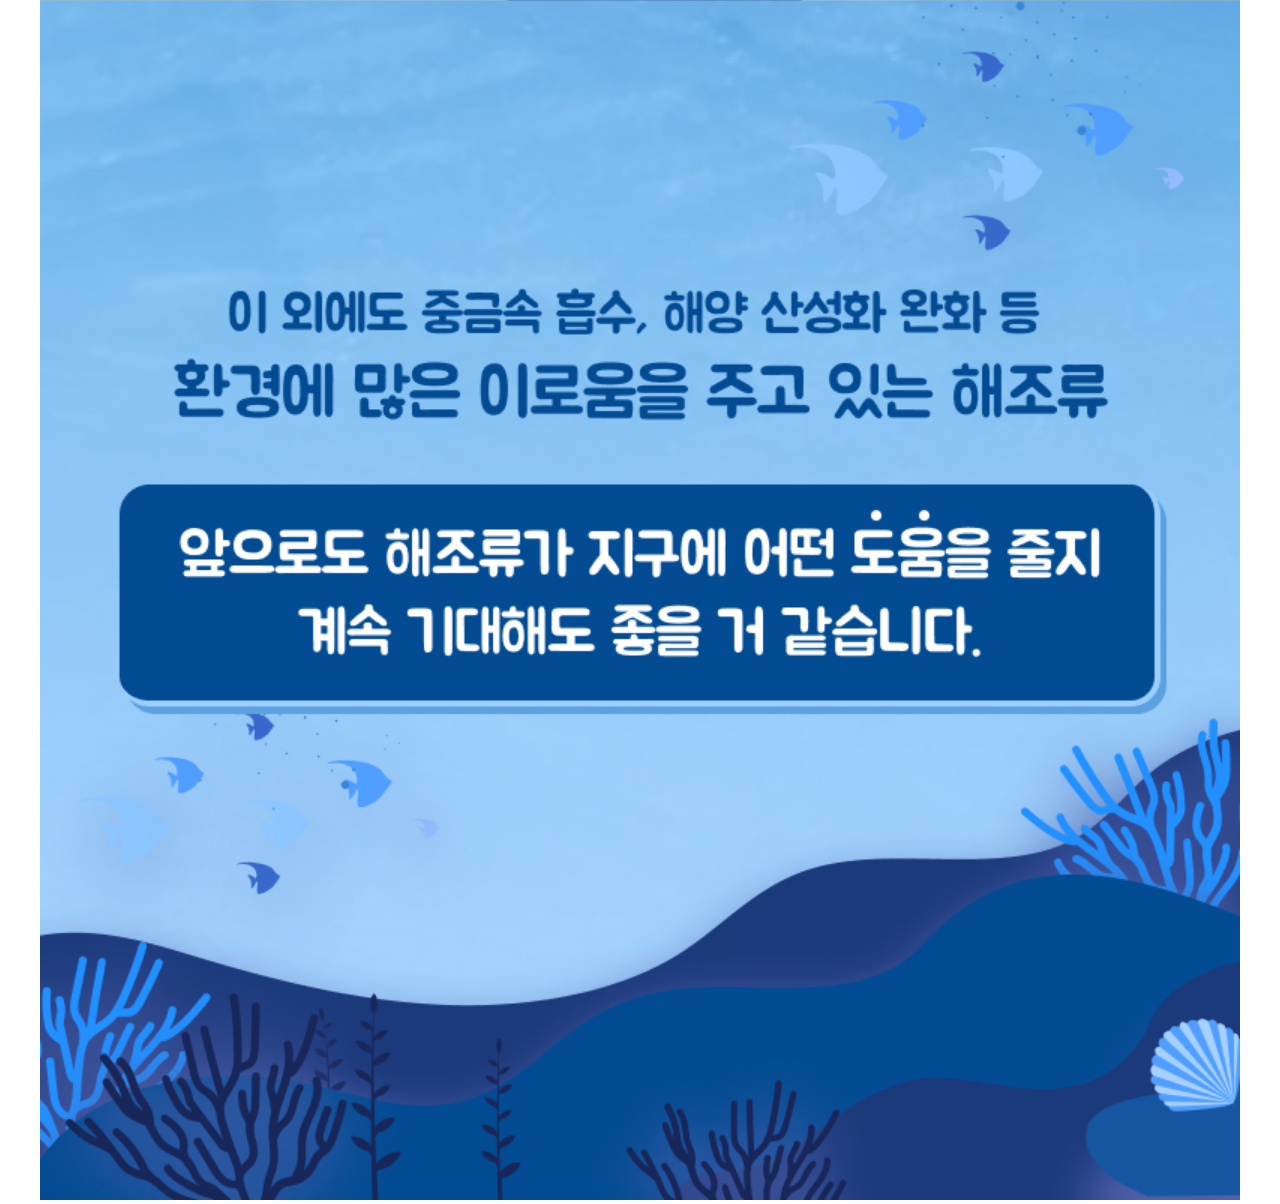
<file: project/cardnews/seaweed.html>
<!DOCTYPE html>
<html lang="en">
<head>
    <meta charset="UTF-8">
    <meta http-equiv="X-UA-Compatible" content="IE=edge">
    <meta name="viewport" content="width=device-width, initial-scale=1.0">
    <title>해조류 카드뉴스</title>
    <style>
         *{margin: 0; padding: 0; }
        .contents {text-align: center;}
        .inner { width: 1200px; margin: 0 auto; position: relative;}
        .top {  padding: 70px 0 60px; }
         .top h2 { font-size: 60px; color:#3e64ff }
         .top span { color: rgba(62, 100,255,0.5); font-size:50px; }
          .top a{margin-top: 80px;border: 3px solid #3e64ff;  transition: background 0.3s, color 0.3s; border-radius: 50px;  text-decoration: none; display:inline-block; background: #fff; color:#000; font-size: 25px; padding: 7px 15px;}
         .top a:hover {background: #3e64ff; color:#fff;}
        .contents img {width: 100%;  }
    </style>
</head>
<body>
    <div class="contents">
         <div class="inner">
            <!-- <div class="top">
                <h2><span>카드뉴스</span><br>해조류</h2>
            <a href="cardnews/index.html"  target="_blank">카드뉴스 바로가기</a>
            </div> -->
        <img src="img/style_01.jpg" alt="카드뉴스 페이지">
        
        </div>
    </div>
</body>
</html>
</file>
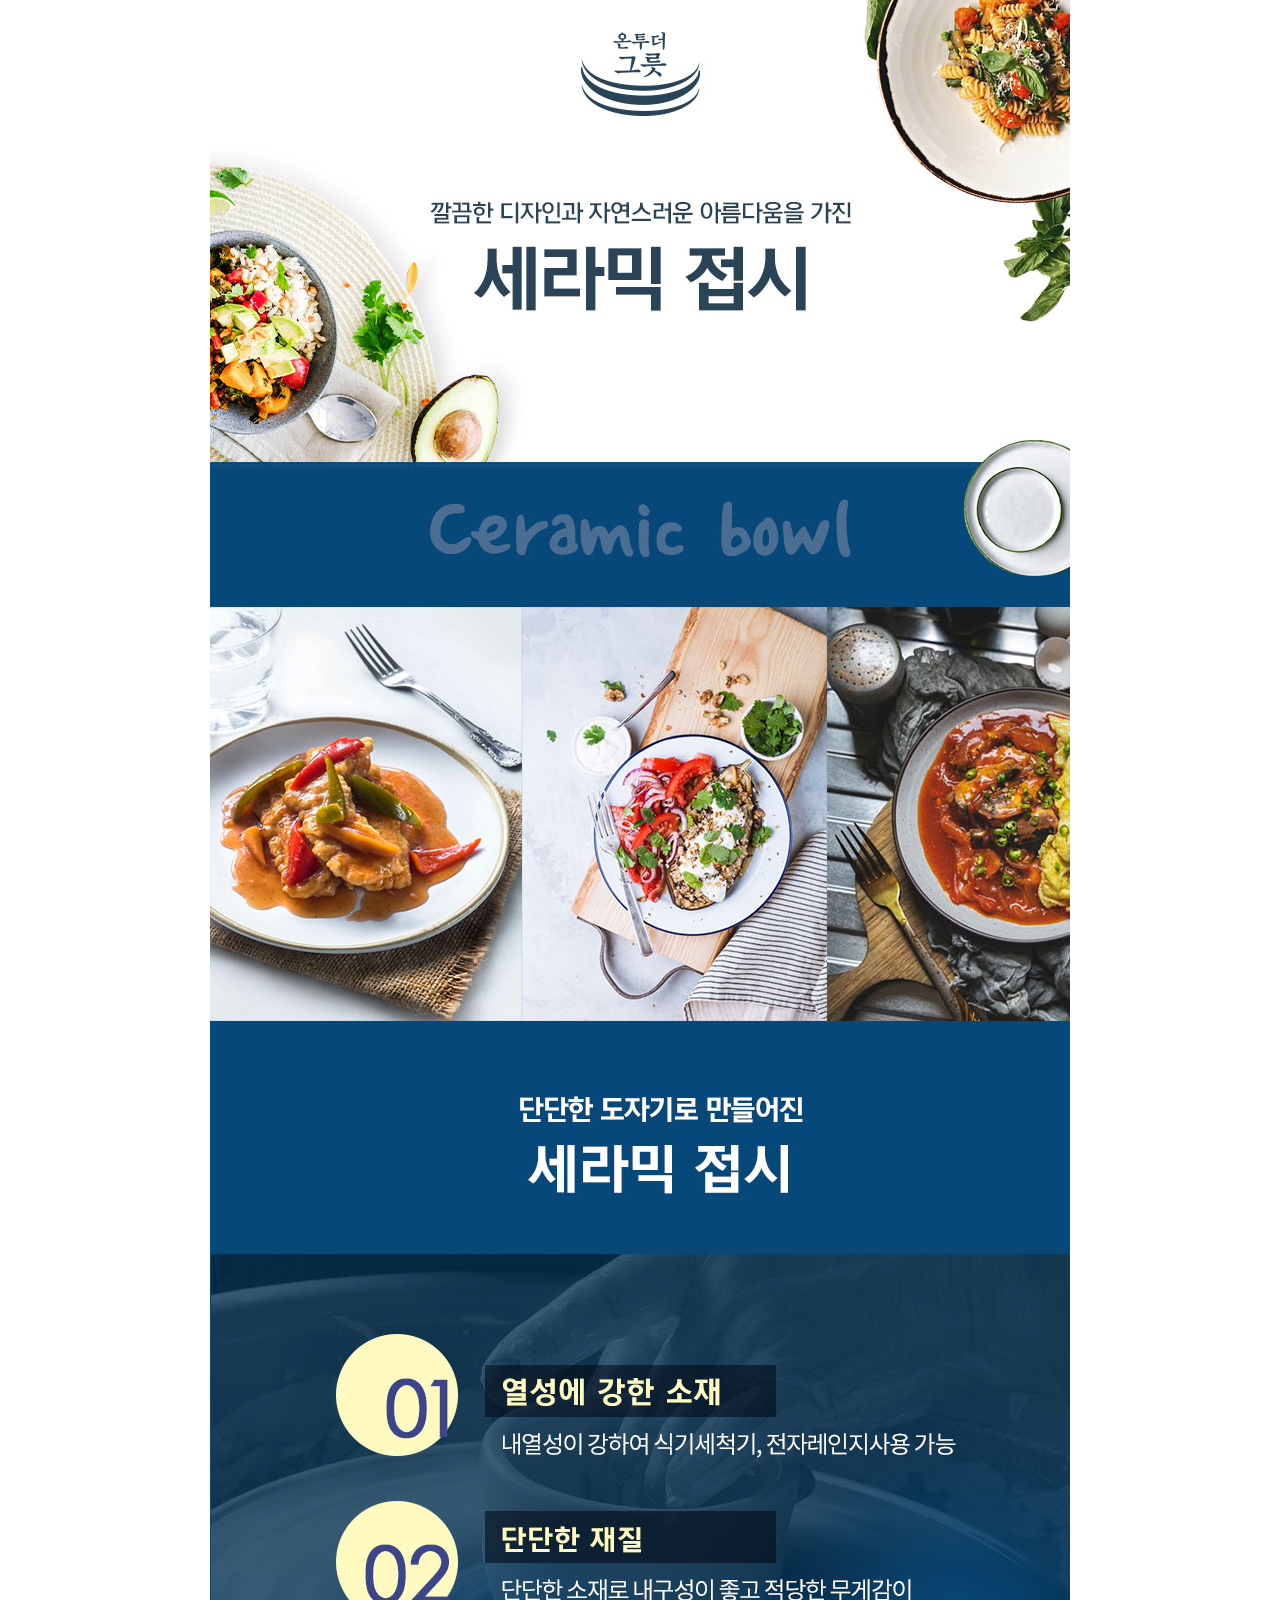
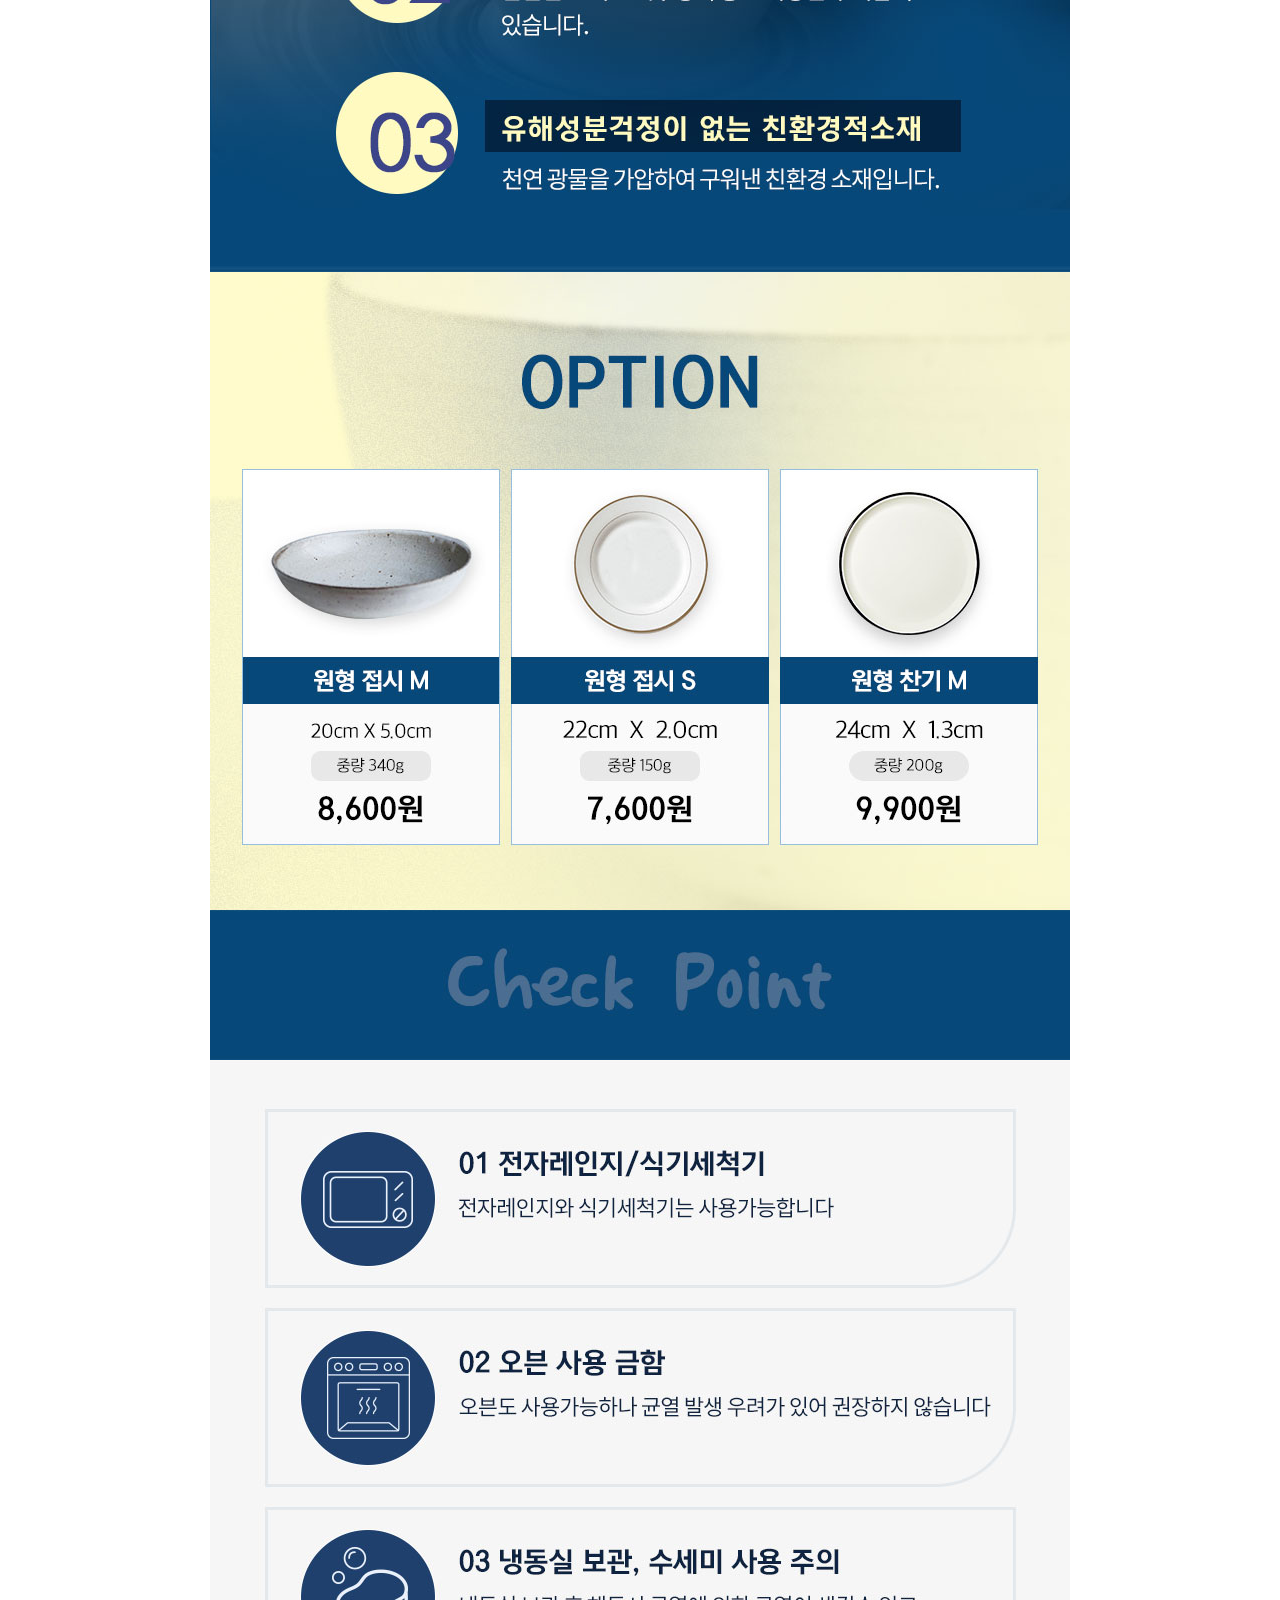
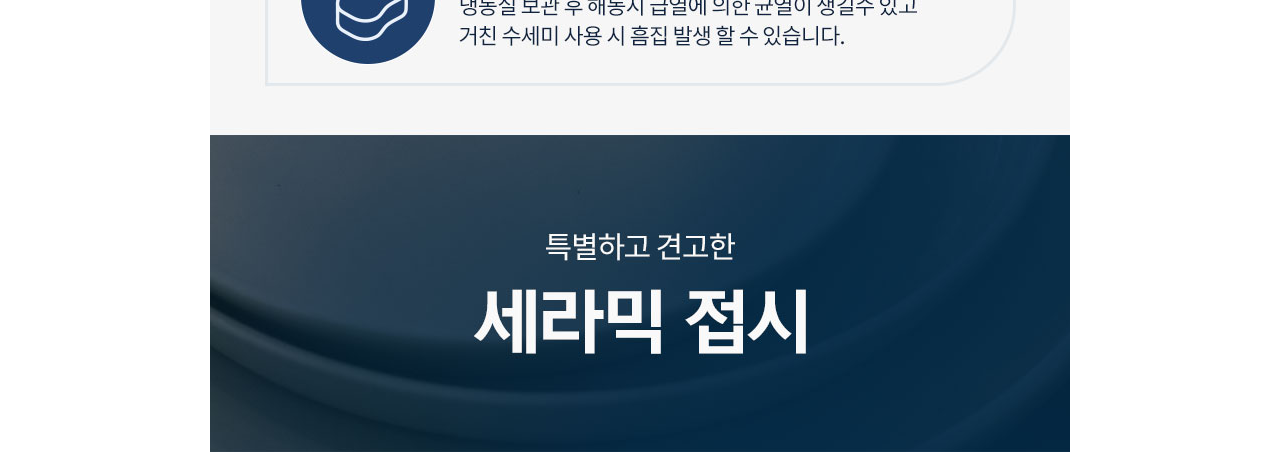
<file: project/detailpage/dish product detail.html>
<!DOCTYPE html>
<html lang="en">
<head>
    <meta charset="UTF-8">
    <meta http-equiv="X-UA-Compatible" content="IE=edge">
    <meta name="viewport" content="width=device-width, initial-scale=1.0">
    <title>온투더그릇</title>
    <style>
         *{margin: 0; padding: 0; }
        .contents {text-align: center;}
        .inner { width:860px; margin: 0 auto; position: relative;}
        .top {  padding: 70px 0 60px; }
         .top h2 { font-size: 60px; color:#3e64ff }
         .top span { color: rgba(62, 100,255,0.5); font-size:50px; }
        .contents img {width: 100%; }
        .contents a { display:inline-block; background: #fff; color:#000; font-size: 30px; padding: 20px 50px; position: absolute; left: calc(50% - 650px); top: 580px;}
    </style>
</head>
<body>
    <div class="contents">
        <div class="inner">
            <!-- <div class="top">
                <h2><span>BI/BX</span><br>카페리꼬 컨셉페이지</h2>
                
        </div> -->
        <img src="img/style.jpg" alt="온투더그릇 상세페이지">
        </div>
    </div>
</body>
</html>
</file>
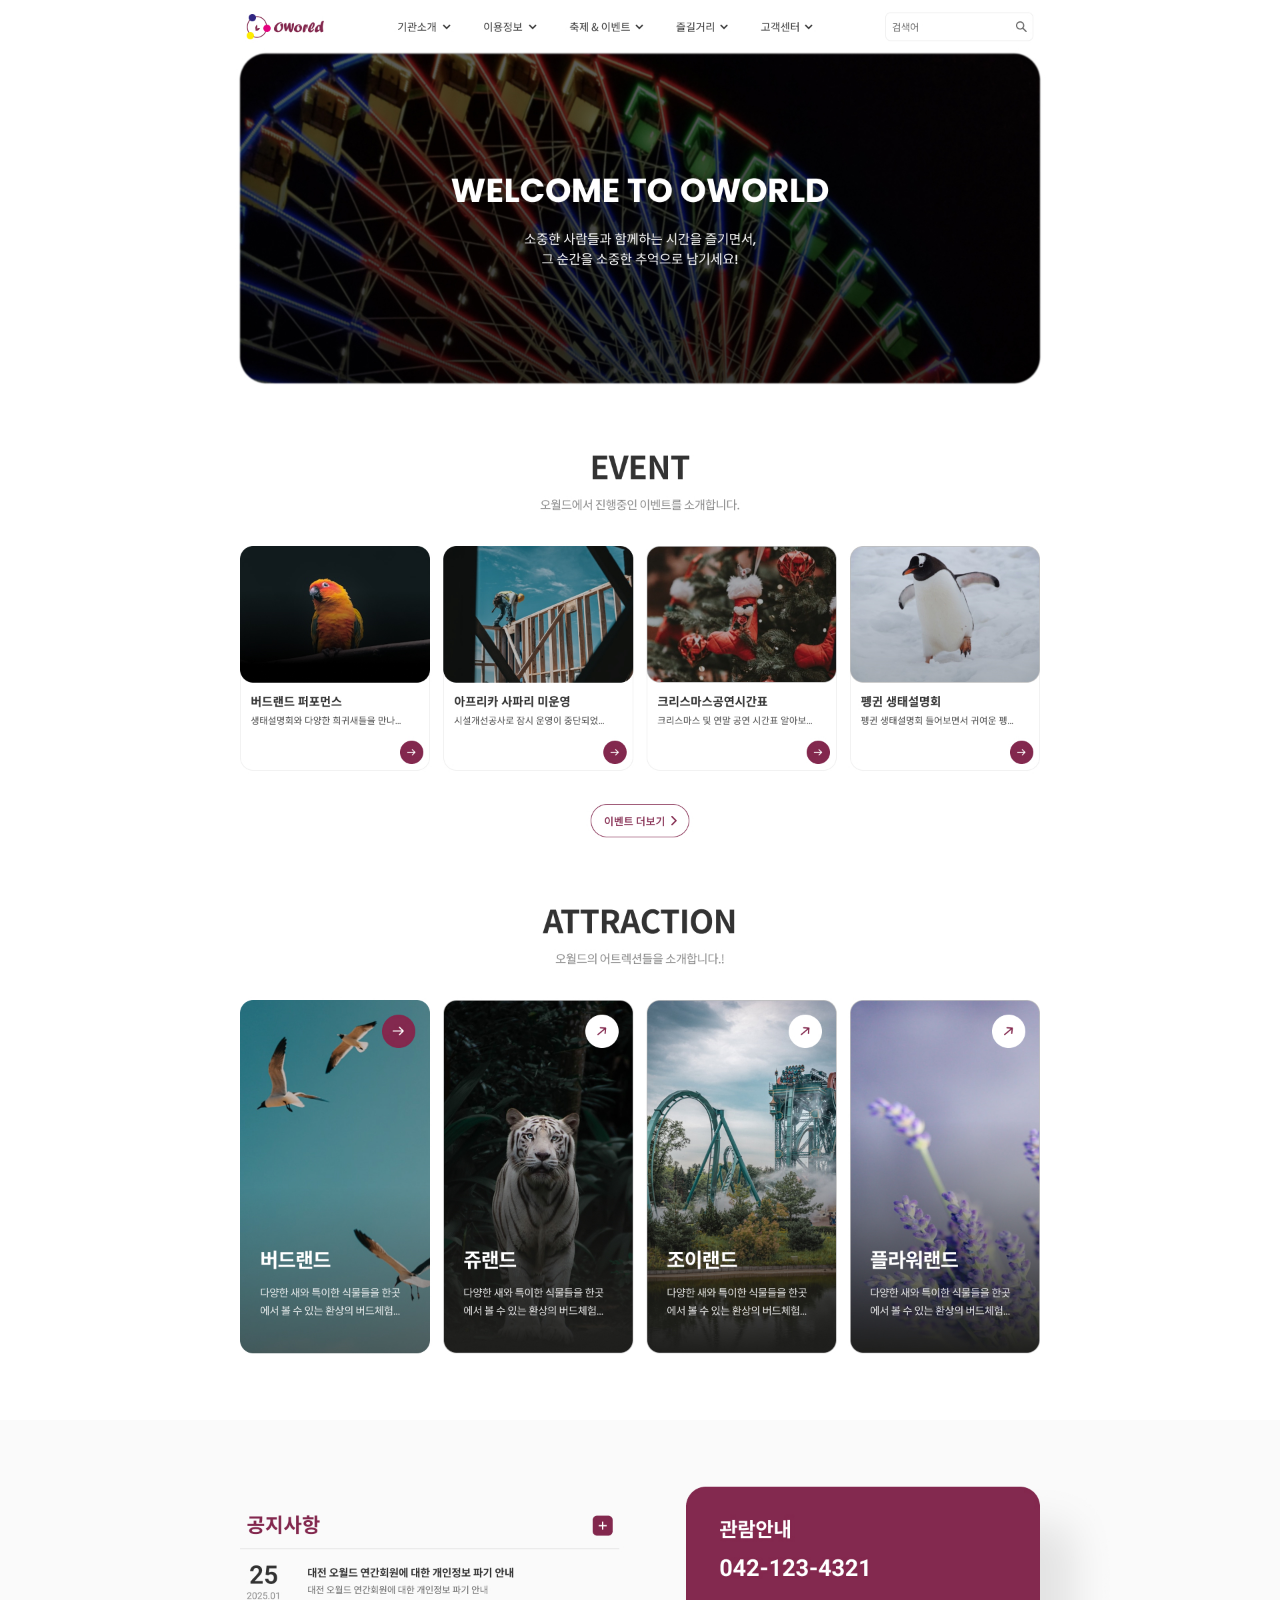
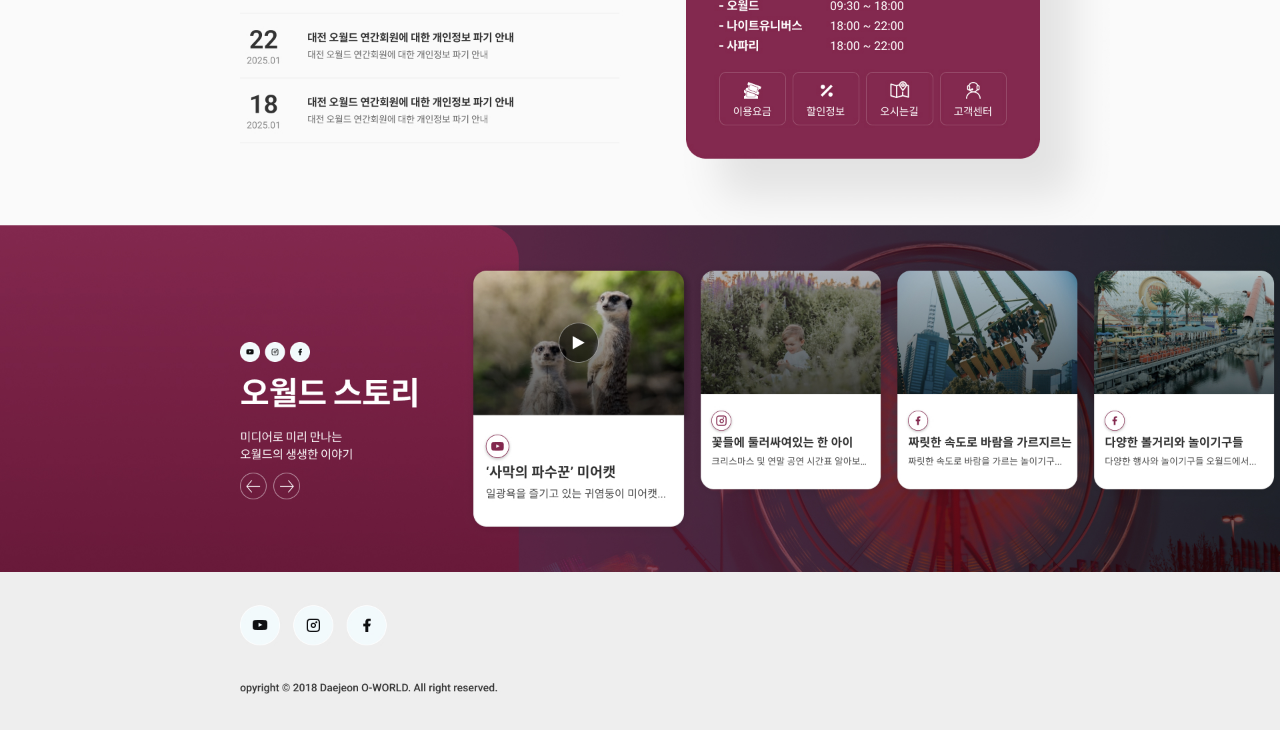
<file: project/oworld/oworld.html>
<!DOCTYPE html>
<html lang="en">
<head>
    <meta charset="UTF-8">
    <meta http-equiv="X-UA-Compatible" content="IE=edge">
    <meta name="viewport" content="width=device-width, initial-scale=1.0">
    <title>오월드 스타일가이드</title>
    <style>
         *{margin: 0; padding: 0; }
         .contents {text-align: center;}
         .inner {  margin: 0 auto; position: relative;overflow: hidden;}
         /* .inner { width: 1200px; margin: 0 auto; position: relative;} */
         /* .top {  padding: 70px 0 60px;} */
         .top h2 { font-size: 60px; color:#3e64ff }
         .top ul { list-style: none; padding-top: 50px; }
         .top ul li { padding-bottom: 20px;}
         .top ul li a{border: 3px solid #3e64ff;  transition: background 0.3s, color 0.3s; border-radius: 50px;  text-decoration: none; display:inline-block; background: #fff; color:#000; font-size: 25px; padding: 7px 15px;}
         .top ul li a:hover {background: #3e64ff; color:#fff;}
         .top span { color: rgba(62, 100,255,0.5); font-size:50px; }

         a { text-decoration: none;}
         .contents img {width: 100%;}

        </style>
</head>
<body>
    <div class="contents">
        <div class="inner">
            <div class="top">
                <!-- <h2><span>반응형 웹디자인</span><br>오월드</h2> -->
                <!-- <ul>
                    <li><a href="oworld/index.html" target="_blank">메인 바로가기</a></li>
                    <li><a href="oworld/sub/sub.html" target="_blank">서브 바로가기</a></li>
                </ul> -->
            
       
        </div>
        <img src="img/style_01.jpg" alt="오월드 스타일가이드">
    </div>
    </div>
</body>
</html>
</file>
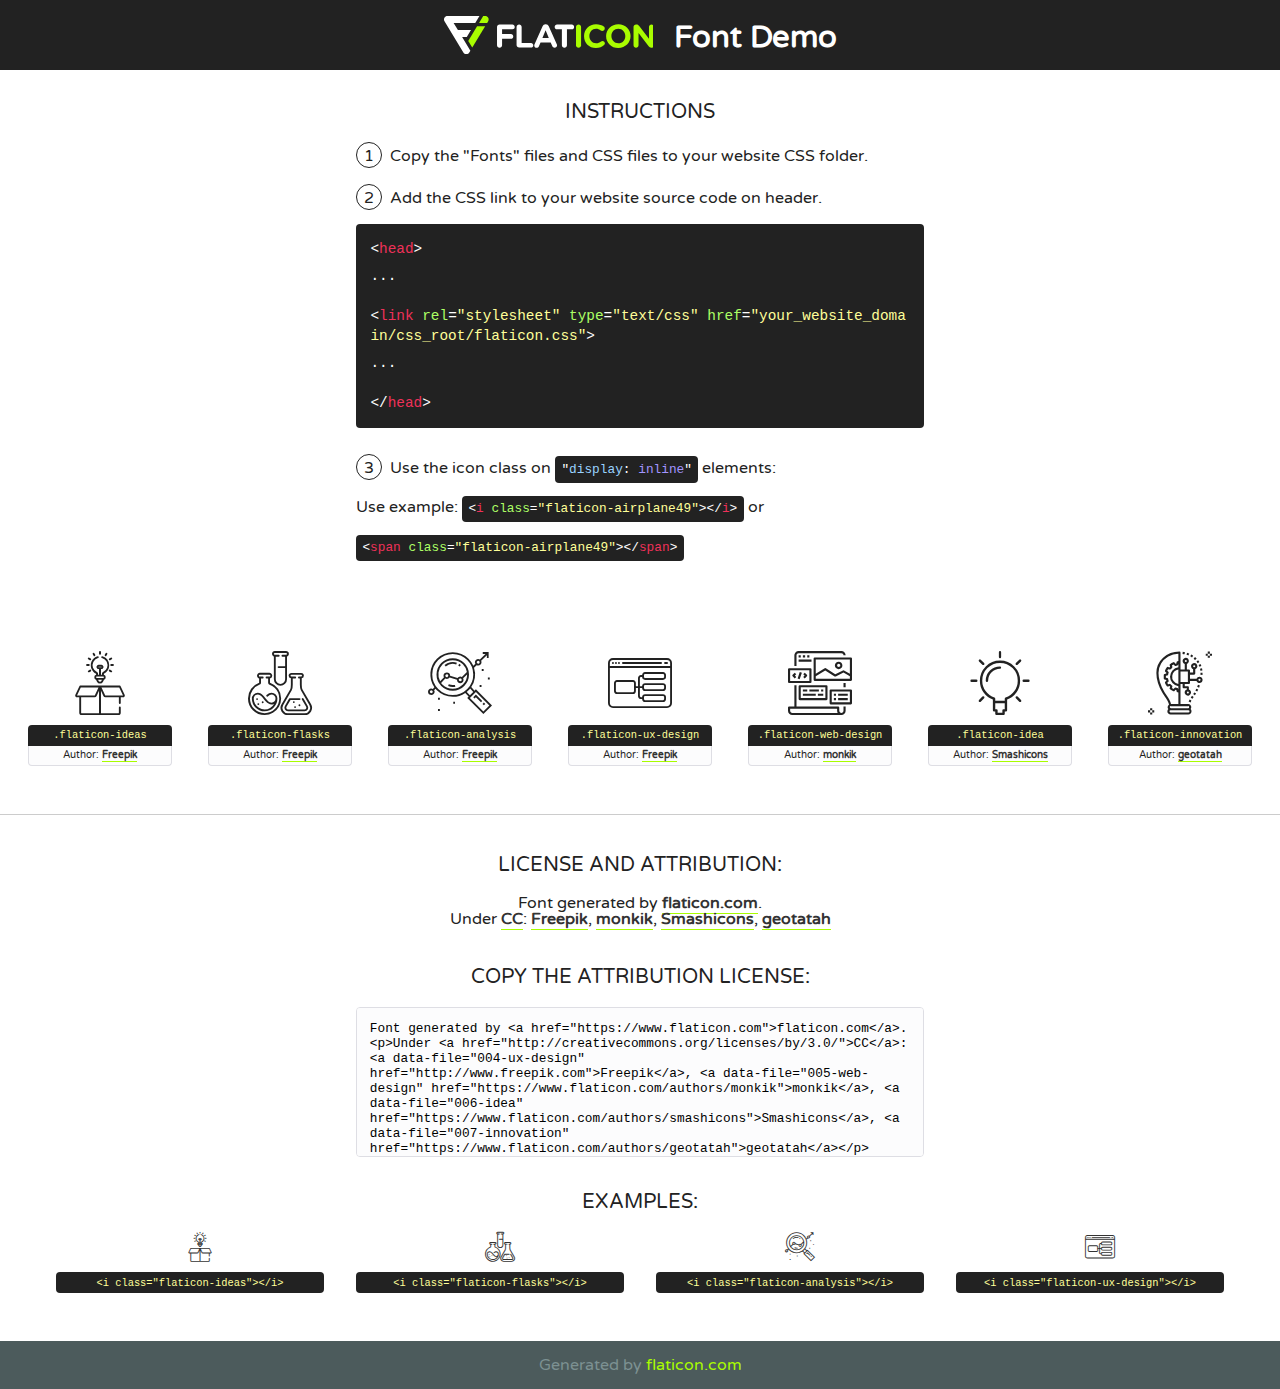
<file: fonts/flaticon/font/flaticon.html>
<!DOCTYPE html>
<!--
  Flaticon icon font: Flaticon
  Creation date: 20/03/2019 02:18
-->
<html>
<!DOCTYPE html>
<html>

<head>
    <title>Flaticon WebFont</title>
    <link href="http://fonts.googleapis.com/css?family=Varela+Round" rel="stylesheet" type="text/css" />
    <link rel="stylesheet" type="text/css" href="flaticon.css">
    <meta charset="UTF-8">
    <style>
    html, body, div, span, applet, object, iframe,
    h1, h2, h3, h4, h5, h6, p, blockquote, pre,
    a, abbr, acronym, address, big, cite, code,
    del, dfn, em, img, ins, kbd, q, s, samp,
    small, strike, strong, sub, sup, tt, var,
    b, u, i, center,
    dl, dt, dd, ol, ul, li,
    fieldset, form, label, legend,
    table, caption, tbody, tfoot, thead, tr, th, td,
    article, aside, canvas, details, embed, 
    figure, figcaption, footer, header, hgroup, 
    menu, nav, output, ruby, section, summary,
    time, mark, audio, video {
        margin: 0;
        padding: 0;
        border: 0;
        font-size: 100%;
        font: inherit;
        vertical-align: baseline;
    }
    /* HTML5 display-role reset for older browsers */
    article, aside, details, figcaption, figure, 
    footer, header, hgroup, menu, nav, section {
        display: block;
    }
    body {
        line-height: 1;
    }
    ol, ul {
        list-style: none;
    }
    blockquote, q {
        quotes: none;
    }
    blockquote:before, blockquote:after,
    q:before, q:after {
        content: '';
        content: none;
    }
    table {
        border-collapse: collapse;
        border-spacing: 0;
    }
    body {
        font-family: 'Varela Round', Helvetica, Arial, sans-serif;
        font-size: 16px;
        color: #222;
    }
    a {
        color: #333;
        border-bottom: 1px solid #a9fd00;
        font-weight: bold;
        text-decoration: none;
    }
    * {
        -moz-box-sizing: border-box;
        -webkit-box-sizing: border-box;
        box-sizing: border-box;
        margin: 0;
        padding: 0;
    }
    [class^="flaticon-"]:before, [class*=" flaticon-"]:before, [class^="flaticon-"]:after, [class*=" flaticon-"]:after {
        font-family: Flaticon;
        font-size: 30px;
        font-style: normal;
        margin-left: 20px;
        color: #333;
    }
    .wrapper {
        max-width: 600px;
        margin: auto;
        padding: 0 1em;
    }
    .title {
        font-size: 1.25em;
        text-align: center;
        margin-bottom: 1em;
        text-transform: uppercase;
    }
    header {
        text-align: center;
        background-color: #222;
        color: #fff;
        padding: 1em;
    }
    header .logo {
        width: 210px;
        height: 38px;
        display: inline-block;
        vertical-align: middle;
        margin-right: 1em;
        border: none;
    }
    header strong {
        font-size: 1.95em;
        font-weight: bold;
        vertical-align: middle;
        margin-top: 5px;
        display: inline-block;
    }
    .demo {
        margin: 2em auto;
        line-height: 1.25em;
    }
    .demo ul li {
        margin-bottom: 1em;
    }
    .demo ul li .num {
        color: #222;
        border-radius: 20px;
        display: inline-block;
        width: 26px;
        padding: 3px;
        height: 26px;
        text-align: center;
        margin-right: 0.5em;
        border: 1px solid #222;
    }
    .demo ul li code {
        background-color: #222;
        border-radius: 4px;
        padding: 0.25em 0.5em;
        display: inline-block;
        color: #fff;
        font-family: Consolas,Monaco,Lucida Console,Liberation Mono,DejaVu Sans Mono,Bitstream Vera Sans Mono,Courier New, monospace;
        font-weight: lighter;
        margin-top: 1em;
        font-size: 0.8em;
        word-break: break-all;
    }
    .demo ul li code.big {
        padding: 1em;
        font-size: 0.9em;
    }
    .demo ul li code .red {
        color: #EF3159;
    }
    .demo ul li code .green {
        color: #ACFF65;
    }
    .demo ul li code .yellow {
        color: #FFFF99;
    }
    .demo ul li code .blue {
        color: #99D3FF;
    }
    .demo ul li code .purple {
        color: #A295FF;
    }
    .demo ul li code .dots {
        margin-top: 0.5em;
        display: block;
    }
    #glyphs {
        border-bottom: 1px solid #ccc;
        padding: 2em 0;
        text-align: center;
    }
    .glyph {
        display: inline-block;
        width: 9em;
        margin: 1em;
        text-align: center;
        vertical-align: top;
        background: #FFF;
    }
    .glyph .glyph-icon {
        padding: 10px;
        display: block;
        font-family:"Flaticon";
        font-size: 64px;
        line-height: 1;
    }
    .glyph .glyph-icon:before {
        font-size: 64px;
        color: #222;
        margin-left: 0;
    }
    .class-name {
        font-size: 0.65em;
        background-color: #222;
        color: #fff;
        border-radius: 4px 4px 0 0;
        padding: 0.5em;
        color: #FFFF99;
        font-family: Consolas,Monaco,Lucida Console,Liberation Mono,DejaVu Sans Mono,Bitstream Vera Sans Mono,Courier New, monospace;
    }
    .author-name {
        font-size: 0.6em;
        background-color: #fcfcfd;
        border: 1px solid #DEDEE4;
        border-top: 0;
        border-radius: 0 0 4px 4px;
        padding: 0.5em;
    }
    .class-name:last-child {
        font-size: 10px;
        color:#888;
    }
    .class-name:last-child a {
        font-size: 10px;
        color:#555;
    }
    .class-name:last-child a:hover {
        color:#a9fd00;
    }
    .glyph > input {
        display: block;
        width: 100px;
        margin: 5px auto;
        text-align: center;
        font-size: 12px;
        cursor: text;
    }
    .glyph > input.icon-input {
        font-family:"Flaticon";
        font-size: 16px;
        margin-bottom: 10px;
    }
    .attribution .title {
        margin-top: 2em;
    }
    .attribution textarea {
        background-color: #fcfcfd;
        padding: 1em;
        border: none;
        box-shadow: none;
        border: 1px solid #DEDEE4;
        border-radius: 4px;
        resize: none;
        width: 100%;
        height: 150px;
        font-size: 0.8em;
        font-family: Consolas,Monaco,Lucida Console,Liberation Mono,DejaVu Sans Mono,Bitstream Vera Sans Mono,Courier New, monospace;
        -webkit-appearance: none;
    }
    .iconsuse {
        margin: 2em auto;
        text-align: center;
        max-width: 1200px;
    }
    .iconsuse:after {
        content: '';
        display: table;
        clear: both;
    }
    .iconsuse .image {
        float: left;
        width: 25%;
        padding: 0 1em;
    }
    .iconsuse .image p {
        margin-bottom: 1em;
    }
    .iconsuse .image span {
        display: block;
        font-size: 0.65em;
        background-color: #222;
        color: #fff;
        border-radius: 4px;
        padding: 0.5em;
        color: #FFFF99;
        margin-top: 1em;
        font-family: Consolas,Monaco,Lucida Console,Liberation Mono,DejaVu Sans Mono,Bitstream Vera Sans Mono,Courier New, monospace;
    }
    #footer {
        text-align: center;
        background-color: #4C5B5C;
        color: #7c9192;
        padding: 1em;
    }
    #footer a {
        border: none;
        color: #a9fd00;
        font-weight: normal;
    }
    @media (max-width: 960px) {
        .iconsuse .image {
            width: 50%;
        }
    }
    @media (max-width: 560px) {
        .iconsuse .image {
            width: 100%;
        }
    }
    </style>
</head>

<body class="characters-off">

    <header>
        <a href="https://www.flaticon.com" target="_blank" class="logo">
            <svg version="1.1" xmlns="http://www.w3.org/2000/svg" xmlns:xlink="http://www.w3.org/1999/xlink" xmlns:a="http://ns.adobe.com/AdobeSVGViewerExtensions/3.0/" viewBox="0 0 560.875 102.036" enable-background="new 0 0 560.875 102.036" xml:space="preserve">
                <defs>
                </defs>
                <g>
                    <g class="letters">
                        <path fill="#ffffff" d="M141.596,29.675c0-3.777,2.985-6.767,6.764-6.767h34.438c3.426,0,6.15,2.728,6.15,6.15
                        c0,3.43-2.724,6.149-6.15,6.149h-27.674v13.091h23.719c3.429,0,6.151,2.724,6.151,6.15c0,3.43-2.723,6.149-6.151,6.149h-23.719
                        v17.574c0,3.773-2.986,6.761-6.764,6.761c-3.779,0-6.764-2.989-6.764-6.761V29.675z"></path>
                        <path fill="#ffffff" d="M193.844,29.149c0-3.781,2.985-6.767,6.764-6.767c3.776,0,6.763,2.985,6.763,6.767v42.957h25.039
                        c3.426,0,6.149,2.726,6.149,6.153c0,3.425-2.723,6.15-6.149,6.15h-31.802c-3.779,0-6.764-2.986-6.764-6.768V29.149z"></path>
                        <path fill="#ffffff" d="M241.891,75.71l21.438-48.407c1.492-3.341,4.215-5.357,7.906-5.357h0.792
                        c3.686,0,6.323,2.017,7.815,5.357l21.439,48.407c0.436,0.967,0.701,1.845,0.701,2.723c0,3.602-2.809,6.501-6.414,6.501
                        c-3.161,0-5.269-1.845-6.499-4.655l-4.132-9.661h-27.059l-4.301,10.102c-1.144,2.631-3.426,4.214-6.237,4.214
                        c-3.517,0-6.24-2.81-6.24-6.325C241.1,77.64,241.451,76.677,241.891,75.71z M279.932,58.666l-8.521-20.297l-8.526,20.297H279.932
                        z"></path>
                        <path fill="#ffffff" d="M314.864,35.387H301.86c-3.429,0-6.239-2.813-6.239-6.238c0-3.429,2.811-6.24,6.239-6.24h39.533
                        c3.426,0,6.237,2.811,6.237,6.24c0,3.425-2.811,6.238-6.237,6.238h-13.001v42.785c0,3.773-2.99,6.761-6.764,6.761
                        c-3.779,0-6.764-2.989-6.764-6.761V35.387z"></path>
                        <path fill="#A9FD00" d="M352.615,29.149c0-3.781,2.985-6.767,6.767-6.767c3.774,0,6.761,2.985,6.761,6.767v49.024
                        c0,3.773-2.987,6.761-6.761,6.761c-3.781,0-6.767-2.989-6.767-6.761V29.149z"></path>
                        <path fill="#A9FD00" d="M374.132,53.836v-0.179c0-17.481,13.178-31.801,32.065-31.801c9.22,0,15.459,2.458,20.557,6.238
                        c1.402,1.054,2.637,2.985,2.637,5.357c0,3.692-2.985,6.59-6.681,6.59c-1.845,0-3.071-0.702-4.044-1.319
                        c-3.776-2.813-7.729-4.393-12.562-4.393c-10.364,0-17.831,8.611-17.831,19.154v0.173c0,10.542,7.291,19.329,17.831,19.329
                        c5.715,0,9.492-1.756,13.359-4.834c1.049-0.874,2.458-1.491,4.039-1.491c3.429,0,6.325,2.813,6.325,6.236
                        c0,2.106-1.056,3.78-2.282,4.834c-5.539,4.834-12.036,7.733-21.878,7.733C387.572,85.464,374.132,71.493,374.132,53.836z"></path>
                        <path fill="#A9FD00" d="M433.009,53.836v-0.179c0-17.481,13.79-31.801,32.766-31.801c18.981,0,32.592,14.143,32.592,31.628v0.173
                        c0,17.483-13.785,31.807-32.769,31.807C446.625,85.464,433.009,71.32,433.009,53.836z M484.224,53.836v-0.179
                        c0-10.539-7.725-19.326-18.626-19.326c-10.893,0-18.449,8.611-18.449,19.154v0.173c0,10.542,7.73,19.329,18.626,19.329
                        C476.676,72.986,484.224,64.378,484.224,53.836z"></path>
                        <path fill="#A9FD00" d="M506.233,29.321c0-3.774,2.99-6.763,6.767-6.763h1.401c3.252,0,5.183,1.583,7.029,3.953l26.093,34.265
                        V29.059c0-3.692,2.99-6.677,6.681-6.677c3.683,0,6.671,2.985,6.671,6.677v48.934c0,3.78-2.987,6.765-6.764,6.765h-0.436
                        c-3.257,0-5.188-1.581-7.034-3.953l-27.056-35.492v32.944c0,3.687-2.985,6.676-6.678,6.676c-3.683,0-6.673-2.989-6.673-6.676
                        V29.321z"></path>
                    </g>
                    <g class="insignia">
                        <path fill="#ffffff" d="M48.372,56.137h12.517l11.156-18.537H37.186L25.688,18.539h57.825L94.668,0H9.271
                        C5.925,0,2.842,1.801,1.198,4.716c-1.644,2.907-1.593,6.482,0.134,9.343l50.38,83.501c1.678,2.781,4.689,4.476,7.938,4.476
                        c3.246,0,6.257-1.695,7.935-4.476l2.898-4.804L48.372,56.137z"></path>
                        <g class="i">
                            <path fill="#A9FD00" d="M93.575,18.539h0.031v0.004l21.652,0.004l2.705-4.488c1.727-2.861,1.778-6.436,0.133-9.343
                            C116.454,1.801,113.371,0,110.026,0h-5.294L93.575,18.539z"></path>
                            <polygon fill="#A9FD00" points="88.291,27.356 64.725,66.486 75.519,84.404 109.942,27.356"></polygon>
                        </g>
                    </g>
                </g>
            </svg>
        </a>
        <strong>Font Demo</strong>
    </header>


    <section class="demo wrapper">

        <p class="title">Instructions</p>

        <ul>
            <li>
                <span class="num">1</span>Copy the "Fonts" files and CSS files to your website CSS folder.
            </li>
            <li>
                <span class="num">2</span>Add the CSS link to your website source code on header.
                <code class="big">
                    &lt;<span class="red">head</span>&gt;
                    <br/><span class="dots">...</span>
                    <br/>&lt;<span class="red">link</span> <span class="green">rel</span>=<span class="yellow">"stylesheet"</span> <span class="green">type</span>=<span class="yellow">"text/css"</span> <span class="green">href</span>=<span class="yellow">"your_website_domain/css_root/flaticon.css"</span>&gt;
                    <br/><span class="dots">...</span>
                    <br/>&lt;/<span class="red">head</span>&gt;
                </code>
            </li>

            <li>
                <p>
                    <span class="num">3</span>Use the icon class on <code>"<span class="blue">display</span>:<span class="purple"> inline</span>"</code> elements:
                    <br />
                    Use example: <code>&lt;<span class="red">i</span> <span class="green">class</span>=<span class="yellow">&quot;flaticon-airplane49&quot;</span>&gt;&lt;/<span class="red">i</span>&gt;</code> or <code>&lt;<span class="red">span</span> <span class="green">class</span>=<span class="yellow">&quot;flaticon-airplane49&quot;</span>&gt;&lt;/<span class="red">span</span>&gt;</code>
            </li>
        </ul>

    </section>




   <section id="glyphs">          
    
      
        <div class="glyph"><div class="glyph-icon flaticon-ideas"></div>
            <div class="class-name">.flaticon-ideas</div>
            <div class="author-name">Author: <a data-file="001-ideas" href="http://www.freepik.com">Freepik</a> </div> 
        </div>        
        
        <div class="glyph"><div class="glyph-icon flaticon-flasks"></div>
            <div class="class-name">.flaticon-flasks</div>
            <div class="author-name">Author: <a data-file="002-flasks" href="http://www.freepik.com">Freepik</a> </div> 
        </div>        
        
        <div class="glyph"><div class="glyph-icon flaticon-analysis"></div>
            <div class="class-name">.flaticon-analysis</div>
            <div class="author-name">Author: <a data-file="003-analysis" href="http://www.freepik.com">Freepik</a> </div> 
        </div>        
        
        <div class="glyph"><div class="glyph-icon flaticon-ux-design"></div>
            <div class="class-name">.flaticon-ux-design</div>
            <div class="author-name">Author: <a data-file="004-ux-design" href="http://www.freepik.com">Freepik</a> </div> 
        </div>        
        
        <div class="glyph"><div class="glyph-icon flaticon-web-design"></div>
            <div class="class-name">.flaticon-web-design</div>
            <div class="author-name">Author: <a data-file="005-web-design" href="https://www.flaticon.com/authors/monkik">monkik</a> </div> 
        </div>        
        
        <div class="glyph"><div class="glyph-icon flaticon-idea"></div>
            <div class="class-name">.flaticon-idea</div>
            <div class="author-name">Author: <a data-file="006-idea" href="https://www.flaticon.com/authors/smashicons">Smashicons</a> </div> 
        </div>        
        
        <div class="glyph"><div class="glyph-icon flaticon-innovation"></div>
            <div class="class-name">.flaticon-innovation</div>
            <div class="author-name">Author: <a data-file="007-innovation" href="https://www.flaticon.com/authors/geotatah">geotatah</a> </div> 
        </div>        
        

    </section>



    <section class="attribution wrapper"   style="text-align:center;">

      <div class="title">License and attribution:</div><div class="attrDiv">Font generated by <a href="https://www.flaticon.com">flaticon.com</a>. <div><p>Under <a href="http://creativecommons.org/licenses/by/3.0/">CC</a>: <a data-file="004-ux-design" href="http://www.freepik.com">Freepik</a>, <a data-file="005-web-design" href="https://www.flaticon.com/authors/monkik">monkik</a>, <a data-file="006-idea" href="https://www.flaticon.com/authors/smashicons">Smashicons</a>, <a data-file="007-innovation" href="https://www.flaticon.com/authors/geotatah">geotatah</a></p>  </div>
      </div>
      <div class="title">Copy the Attribution License:</div>

    <textarea onclick="this.focus();this.select();">Font generated by &lt;a href=&quot;https://www.flaticon.com&quot;&gt;flaticon.com&lt;/a&gt;. <p>Under <a href="http://creativecommons.org/licenses/by/3.0/">CC</a>: <a data-file="004-ux-design" href="http://www.freepik.com">Freepik</a>, <a data-file="005-web-design" href="https://www.flaticon.com/authors/monkik">monkik</a>, <a data-file="006-idea" href="https://www.flaticon.com/authors/smashicons">Smashicons</a>, <a data-file="007-innovation" href="https://www.flaticon.com/authors/geotatah">geotatah</a></p>  
     </textarea>

    </section>

    <section class="iconsuse">

          <div class="title">Examples:</div>            
             
            <div class="image">
                <p>
                    <i class="glyph-icon flaticon-ideas"></i> 
                    <span>&lt;i class=&quot;flaticon-ideas&quot;&gt;&lt;/i&gt;</span>
                </p>
            </div>
            
            <div class="image">
                <p>
                    <i class="glyph-icon flaticon-flasks"></i> 
                    <span>&lt;i class=&quot;flaticon-flasks&quot;&gt;&lt;/i&gt;</span>
                </p>
            </div>
            
            <div class="image">
                <p>
                    <i class="glyph-icon flaticon-analysis"></i> 
                    <span>&lt;i class=&quot;flaticon-analysis&quot;&gt;&lt;/i&gt;</span>
                </p>
            </div>
            
            <div class="image">
                <p>
                    <i class="glyph-icon flaticon-ux-design"></i> 
                    <span>&lt;i class=&quot;flaticon-ux-design&quot;&gt;&lt;/i&gt;</span>
                </p>
            </div>
                       
        </div>
                            
    </section>

<div id="footer">
    <div>Generated by <a href="https://www.flaticon.com">flaticon.com</a>
    </div>
</div>



</body>
</html>
</file>
<file: css/flaticon.css>
/*
  	Flaticon icon font: Flaticon
  	Creation date: 04/01/2019 13:45
  	*/


@font-face {
  font-family: "Flaticon";
  src: url("../fonts/flaticon/font/Flaticon.eot");
  src: url("../fonts/flaticon/font/Flaticon.eot?#iefix") format("embedded-opentype"),
       url("../fonts/flaticon/font/Flaticon.woff") format("woff"),
       url("../fonts/flaticon/font/Flaticon.ttf") format("truetype"),
       url("../fonts/flaticon/font/Flaticon.svg#Flaticon") format("svg");
  font-weight: normal;
  font-style: normal;
}

@media screen and (-webkit-min-device-pixel-ratio:0) {
  @font-face {
    font-family: "Flaticon";
    src: url("../fonts/flaticon/font/Flaticon.svg#Flaticon") format("svg");
  }
}

[class^="flaticon-"]:before, [class*=" flaticon-"]:before,
[class^="flaticon-"]:after, [class*=" flaticon-"]:after {   
  font-family: Flaticon;
  font-style: normal;
  font-weight: normal;
  font-variant: normal;
  text-transform: none;
  line-height: 1;

  /* Better Font Rendering =========== */
  -webkit-font-smoothing: antialiased;
  -moz-osx-font-smoothing: grayscale;
}

.flaticon-ideas:before { content: "\f100"; }
.flaticon-flasks:before { content: "\f101"; }
.flaticon-analysis:before { content: "\f102"; }
.flaticon-ux-design:before { content: "\f103"; }
.flaticon-web-design:before { content: "\f104"; }
.flaticon-idea:before { content: "\f105"; }
.flaticon-innovation:before { content: "\f106"; }
</file>
<file: css/icomoon.css>
@font-face {
  font-family: 'icomoon';
  src:  url('../fonts/icomoon/icomoon.eot?6tt51o');
  src:  url('../fonts/icomoon/icomoon.eot?6tt51o#iefix') format('embedded-opentype'),
    url('../fonts/icomoon/icomoon.ttf?6tt51o') format('truetype'),
    url('../fonts/icomoon/icomoon.woff?6tt51o') format('woff'),
    url('../fonts/icomoon/icomoon.svg?6tt51o#icomoon') format('svg');
  font-weight: normal;
  font-style: normal;
}

[class^="icon-"], [class*=" icon-"] {
  /* use !important to prevent issues with browser extensions that change fonts */
  font-family: 'icomoon' !important;
  speak: none;
  font-style: normal;
  font-weight: normal;
  font-variant: normal;
  text-transform: none;
  line-height: 1;

  /* Better Font Rendering =========== */
  -webkit-font-smoothing: antialiased;
  -moz-osx-font-smoothing: grayscale;
}

.icon-asterisk:before {
  content: "\f069";
}
.icon-plus:before {
  content: "\f067";
}
.icon-question:before {
  content: "\f128";
}
.icon-minus:before {
  content: "\f068";
}
.icon-glass:before {
  content: "\f000";
}
.icon-music:before {
  content: "\f001";
}
.icon-search:before {
  content: "\f002";
}
.icon-envelope-o:before {
  content: "\f003";
}
.icon-heart:before {
  content: "\f004";
}
.icon-star:before {
  content: "\f005";
}
.icon-star-o:before {
  content: "\f006";
}
.icon-user:before {
  content: "\f007";
}
.icon-film:before {
  content: "\f008";
}
.icon-th-large:before {
  content: "\f009";
}
.icon-th:before {
  content: "\f00a";
}
.icon-th-list:before {
  content: "\f00b";
}
.icon-check:before {
  content: "\f00c";
}
.icon-close:before {
  content: "\f00d";
}
.icon-remove:before {
  content: "\f00d";
}
.icon-times:before {
  content: "\f00d";
}
.icon-search-plus:before {
  content: "\f00e";
}
.icon-search-minus:before {
  content: "\f010";
}
.icon-power-off:before {
  content: "\f011";
}
.icon-signal:before {
  content: "\f012";
}
.icon-cog:before {
  content: "\f013";
}
.icon-gear:before {
  content: "\f013";
}
.icon-trash-o:before {
  content: "\f014";
}
.icon-home:before {
  content: "\f015";
}
.icon-file-o:before {
  content: "\f016";
}
.icon-clock-o:before {
  content: "\f017";
}
.icon-road:before {
  content: "\f018";
}
.icon-download:before {
  content: "\f019";
}
.icon-arrow-circle-o-down:before {
  content: "\f01a";
}
.icon-arrow-circle-o-up:before {
  content: "\f01b";
}
.icon-inbox:before {
  content: "\f01c";
}
.icon-play-circle-o:before {
  content: "\f01d";
}
.icon-repeat:before {
  content: "\f01e";
}
.icon-rotate-right:before {
  content: "\f01e";
}
.icon-refresh:before {
  content: "\f021";
}
.icon-list-alt:before {
  content: "\f022";
}
.icon-lock:before {
  content: "\f023";
}
.icon-flag:before {
  content: "\f024";
}
.icon-headphones:before {
  content: "\f025";
}
.icon-volume-off:before {
  content: "\f026";
}
.icon-volume-down:before {
  content: "\f027";
}
.icon-volume-up:before {
  content: "\f028";
}
.icon-qrcode:before {
  content: "\f029";
}
.icon-barcode:before {
  content: "\f02a";
}
.icon-tag:before {
  content: "\f02b";
}
.icon-tags:before {
  content: "\f02c";
}
.icon-book:before {
  content: "\f02d";
}
.icon-bookmark:before {
  content: "\f02e";
}
.icon-print:before {
  content: "\f02f";
}
.icon-camera:before {
  content: "\f030";
}
.icon-font:before {
  content: "\f031";
}
.icon-bold:before {
  content: "\f032";
}
.icon-italic:before {
  content: "\f033";
}
.icon-text-height:before {
  content: "\f034";
}
.icon-text-width:before {
  content: "\f035";
}
.icon-align-left:before {
  content: "\f036";
}
.icon-align-center:before {
  content: "\f037";
}
.icon-align-right:before {
  content: "\f038";
}
.icon-align-justify:before {
  content: "\f039";
}
.icon-list:before {
  content: "\f03a";
}
.icon-dedent:before {
  content: "\f03b";
}
.icon-outdent:before {
  content: "\f03b";
}
.icon-indent:before {
  content: "\f03c";
}
.icon-video-camera:before {
  content: "\f03d";
}
.icon-image:before {
  content: "\f03e";
}
.icon-photo:before {
  content: "\f03e";
}
.icon-picture-o:before {
  content: "\f03e";
}
.icon-pencil:before {
  content: "\f040";
}
.icon-map-marker:before {
  content: "\f041";
}
.icon-adjust:before {
  content: "\f042";
}
.icon-tint:before {
  content: "\f043";
}
.icon-edit:before {
  content: "\f044";
}
.icon-pencil-square-o:before {
  content: "\f044";
}
.icon-share-square-o:before {
  content: "\f045";
}
.icon-check-square-o:before {
  content: "\f046";
}
.icon-arrows:before {
  content: "\f047";
}
.icon-step-backward:before {
  content: "\f048";
}
.icon-fast-backward:before {
  content: "\f049";
}
.icon-backward:before {
  content: "\f04a";
}
.icon-play:before {
  content: "\f04b";
}
.icon-pause:before {
  content: "\f04c";
}
.icon-stop:before {
  content: "\f04d";
}
.icon-forward:before {
  content: "\f04e";
}
.icon-fast-forward:before {
  content: "\f050";
}
.icon-step-forward:before {
  content: "\f051";
}
.icon-eject:before {
  content: "\f052";
}
.icon-chevron-left:before {
  content: "\f053";
}
.icon-chevron-right:before {
  content: "\f054";
}
.icon-plus-circle:before {
  content: "\f055";
}
.icon-minus-circle:before {
  content: "\f056";
}
.icon-times-circle:before {
  content: "\f057";
}
.icon-check-circle:before {
  content: "\f058";
}
.icon-question-circle:before {
  content: "\f059";
}
.icon-info-circle:before {
  content: "\f05a";
}
.icon-crosshairs:before {
  content: "\f05b";
}
.icon-times-circle-o:before {
  content: "\f05c";
}
.icon-check-circle-o:before {
  content: "\f05d";
}
.icon-ban:before {
  content: "\f05e";
}
.icon-arrow-left:before {
  content: "\f060";
}
.icon-arrow-right:before {
  content: "\f061";
}
.icon-arrow-up:before {
  content: "\f062";
}
.icon-arrow-down:before {
  content: "\f063";
}
.icon-mail-forward:before {
  content: "\f064";
}
.icon-share:before {
  content: "\f064";
}
.icon-expand:before {
  content: "\f065";
}
.icon-compress:before {
  content: "\f066";
}
.icon-exclamation-circle:before {
  content: "\f06a";
}
.icon-gift:before {
  content: "\f06b";
}
.icon-leaf:before {
  content: "\f06c";
}
.icon-fire:before {
  content: "\f06d";
}
.icon-eye:before {
  content: "\f06e";
}
.icon-eye-slash:before {
  content: "\f070";
}
.icon-exclamation-triangle:before {
  content: "\f071";
}
.icon-warning:before {
  content: "\f071";
}
.icon-plane:before {
  content: "\f072";
}
.icon-calendar:before {
  content: "\f073";
}
.icon-random:before {
  content: "\f074";
}
.icon-comment:before {
  content: "\f075";
}
.icon-magnet:before {
  content: "\f076";
}
.icon-chevron-up:before {
  content: "\f077";
}
.icon-chevron-down:before {
  content: "\f078";
}
.icon-retweet:before {
  content: "\f079";
}
.icon-shopping-cart:before {
  content: "\f07a";
}
.icon-folder:before {
  content: "\f07b";
}
.icon-folder-open:before {
  content: "\f07c";
}
.icon-arrows-v:before {
  content: "\f07d";
}
.icon-arrows-h:before {
  content: "\f07e";
}
.icon-bar-chart:before {
  content: "\f080";
}
.icon-bar-chart-o:before {
  content: "\f080";
}
.icon-twitter-square:before {
  content: "\f081";
}
.icon-facebook-square:before {
  content: "\f082";
}
.icon-camera-retro:before {
  content: "\f083";
}
.icon-key:before {
  content: "\f084";
}
.icon-cogs:before {
  content: "\f085";
}
.icon-gears:before {
  content: "\f085";
}
.icon-comments:before {
  content: "\f086";
}
.icon-thumbs-o-up:before {
  content: "\f087";
}
.icon-thumbs-o-down:before {
  content: "\f088";
}
.icon-star-half:before {
  content: "\f089";
}
.icon-heart-o:before {
  content: "\f08a";
}
.icon-sign-out:before {
  content: "\f08b";
}
.icon-linkedin-square:before {
  content: "\f08c";
}
.icon-thumb-tack:before {
  content: "\f08d";
}
.icon-external-link:before {
  content: "\f08e";
}
.icon-sign-in:before {
  content: "\f090";
}
.icon-trophy:before {
  content: "\f091";
}
.icon-github-square:before {
  content: "\f092";
}
.icon-upload:before {
  content: "\f093";
}
.icon-lemon-o:before {
  content: "\f094";
}
.icon-phone:before {
  content: "\f095";
}
.icon-square-o:before {
  content: "\f096";
}
.icon-bookmark-o:before {
  content: "\f097";
}
.icon-phone-square:before {
  content: "\f098";
}
.icon-twitter:before {
  content: "\f099";
}
.icon-facebook:before {
  content: "\f09a";
}
.icon-facebook-f:before {
  content: "\f09a";
}
.icon-github:before {
  content: "\f09b";
}
.icon-unlock:before {
  content: "\f09c";
}
.icon-credit-card:before {
  content: "\f09d";
}
.icon-feed:before {
  content: "\f09e";
}
.icon-rss:before {
  content: "\f09e";
}
.icon-hdd-o:before {
  content: "\f0a0";
}
.icon-bullhorn:before {
  content: "\f0a1";
}
.icon-bell-o:before {
  content: "\f0a2";
}
.icon-certificate:before {
  content: "\f0a3";
}
.icon-hand-o-right:before {
  content: "\f0a4";
}
.icon-hand-o-left:before {
  content: "\f0a5";
}
.icon-hand-o-up:before {
  content: "\f0a6";
}
.icon-hand-o-down:before {
  content: "\f0a7";
}
.icon-arrow-circle-left:before {
  content: "\f0a8";
}
.icon-arrow-circle-right:before {
  content: "\f0a9";
}
.icon-arrow-circle-up:before {
  content: "\f0aa";
}
.icon-arrow-circle-down:before {
  content: "\f0ab";
}
.icon-globe:before {
  content: "\f0ac";
}
.icon-wrench:before {
  content: "\f0ad";
}
.icon-tasks:before {
  content: "\f0ae";
}
.icon-filter:before {
  content: "\f0b0";
}
.icon-briefcase:before {
  content: "\f0b1";
}
.icon-arrows-alt:before {
  content: "\f0b2";
}
.icon-group:before {
  content: "\f0c0";
}
.icon-users:before {
  content: "\f0c0";
}
.icon-chain:before {
  content: "\f0c1";
}
.icon-link:before {
  content: "\f0c1";
}
.icon-cloud:before {
  content: "\f0c2";
}
.icon-flask:before {
  content: "\f0c3";
}
.icon-cut:before {
  content: "\f0c4";
}
.icon-scissors:before {
  content: "\f0c4";
}
.icon-copy:before {
  content: "\f0c5";
}
.icon-files-o:before {
  content: "\f0c5";
}
.icon-paperclip:before {
  content: "\f0c6";
}
.icon-floppy-o:before {
  content: "\f0c7";
}
.icon-save:before {
  content: "\f0c7";
}
.icon-square:before {
  content: "\f0c8";
}
.icon-bars:before {
  content: "\f0c9";
}
.icon-navicon:before {
  content: "\f0c9";
}
.icon-reorder:before {
  content: "\f0c9";
}
.icon-list-ul:before {
  content: "\f0ca";
}
.icon-list-ol:before {
  content: "\f0cb";
}
.icon-strikethrough:before {
  content: "\f0cc";
}
.icon-underline:before {
  content: "\f0cd";
}
.icon-table:before {
  content: "\f0ce";
}
.icon-magic:before {
  content: "\f0d0";
}
.icon-truck:before {
  content: "\f0d1";
}
.icon-pinterest:before {
  content: "\f0d2";
}
.icon-pinterest-square:before {
  content: "\f0d3";
}
.icon-google-plus-square:before {
  content: "\f0d4";
}
.icon-google-plus:before {
  content: "\f0d5";
}
.icon-money:before {
  content: "\f0d6";
}
.icon-caret-down:before {
  content: "\f0d7";
}
.icon-caret-up:before {
  content: "\f0d8";
}
.icon-caret-left:before {
  content: "\f0d9";
}
.icon-caret-right:before {
  content: "\f0da";
}
.icon-columns:before {
  content: "\f0db";
}
.icon-sort:before {
  content: "\f0dc";
}
.icon-unsorted:before {
  content: "\f0dc";
}
.icon-sort-desc:before {
  content: "\f0dd";
}
.icon-sort-down:before {
  content: "\f0dd";
}
.icon-sort-asc:before {
  content: "\f0de";
}
.icon-sort-up:before {
  content: "\f0de";
}
.icon-envelope:before {
  content: "\f0e0";
}
.icon-linkedin:before {
  content: "\f0e1";
}
.icon-rotate-left:before {
  content: "\f0e2";
}
.icon-undo:before {
  content: "\f0e2";
}
.icon-gavel:before {
  content: "\f0e3";
}
.icon-legal:before {
  content: "\f0e3";
}
.icon-dashboard:before {
  content: "\f0e4";
}
.icon-tachometer:before {
  content: "\f0e4";
}
.icon-comment-o:before {
  content: "\f0e5";
}
.icon-comments-o:before {
  content: "\f0e6";
}
.icon-bolt:before {
  content: "\f0e7";
}
.icon-flash:before {
  content: "\f0e7";
}
.icon-sitemap:before {
  content: "\f0e8";
}
.icon-umbrella:before {
  content: "\f0e9";
}
.icon-clipboard:before {
  content: "\f0ea";
}
.icon-paste:before {
  content: "\f0ea";
}
.icon-lightbulb-o:before {
  content: "\f0eb";
}
.icon-exchange:before {
  content: "\f0ec";
}
.icon-cloud-download:before {
  content: "\f0ed";
}
.icon-cloud-upload:before {
  content: "\f0ee";
}
.icon-user-md:before {
  content: "\f0f0";
}
.icon-stethoscope:before {
  content: "\f0f1";
}
.icon-suitcase:before {
  content: "\f0f2";
}
.icon-bell:before {
  content: "\f0f3";
}
.icon-coffee:before {
  content: "\f0f4";
}
.icon-cutlery:before {
  content: "\f0f5";
}
.icon-file-text-o:before {
  content: "\f0f6";
}
.icon-building-o:before {
  content: "\f0f7";
}
.icon-hospital-o:before {
  content: "\f0f8";
}
.icon-ambulance:before {
  content: "\f0f9";
}
.icon-medkit:before {
  content: "\f0fa";
}
.icon-fighter-jet:before {
  content: "\f0fb";
}
.icon-beer:before {
  content: "\f0fc";
}
.icon-h-square:before {
  content: "\f0fd";
}
.icon-plus-square:before {
  content: "\f0fe";
}
.icon-angle-double-left:before {
  content: "\f100";
}
.icon-angle-double-right:before {
  content: "\f101";
}
.icon-angle-double-up:before {
  content: "\f102";
}
.icon-angle-double-down:before {
  content: "\f103";
}
.icon-angle-left:before {
  content: "\f104";
}
.icon-angle-right:before {
  content: "\f105";
}
.icon-angle-up:before {
  content: "\f106";
}
.icon-angle-down:before {
  content: "\f107";
}
.icon-desktop:before {
  content: "\f108";
}
.icon-laptop:before {
  content: "\f109";
}
.icon-tablet:before {
  content: "\f10a";
}
.icon-mobile:before {
  content: "\f10b";
}
.icon-mobile-phone:before {
  content: "\f10b";
}
.icon-circle-o:before {
  content: "\f10c";
}
.icon-quote-left:before {
  content: "\f10d";
}
.icon-quote-right:before {
  content: "\f10e";
}
.icon-spinner:before {
  content: "\f110";
}
.icon-circle:before {
  content: "\f111";
}
.icon-mail-reply:before {
  content: "\f112";
}
.icon-reply:before {
  content: "\f112";
}
.icon-github-alt:before {
  content: "\f113";
}
.icon-folder-o:before {
  content: "\f114";
}
.icon-folder-open-o:before {
  content: "\f115";
}
.icon-smile-o:before {
  content: "\f118";
}
.icon-frown-o:before {
  content: "\f119";
}
.icon-meh-o:before {
  content: "\f11a";
}
.icon-gamepad:before {
  content: "\f11b";
}
.icon-keyboard-o:before {
  content: "\f11c";
}
.icon-flag-o:before {
  content: "\f11d";
}
.icon-flag-checkered:before {
  content: "\f11e";
}
.icon-terminal:before {
  content: "\f120";
}
.icon-code:before {
  content: "\f121";
}
.icon-mail-reply-all:before {
  content: "\f122";
}
.icon-reply-all:before {
  content: "\f122";
}
.icon-star-half-empty:before {
  content: "\f123";
}
.icon-star-half-full:before {
  content: "\f123";
}
.icon-star-half-o:before {
  content: "\f123";
}
.icon-location-arrow:before {
  content: "\f124";
}
.icon-crop:before {
  content: "\f125";
}
.icon-code-fork:before {
  content: "\f126";
}
.icon-chain-broken:before {
  content: "\f127";
}
.icon-unlink:before {
  content: "\f127";
}
.icon-info:before {
  content: "\f129";
}
.icon-exclamation:before {
  content: "\f12a";
}
.icon-superscript:before {
  content: "\f12b";
}
.icon-subscript:before {
  content: "\f12c";
}
.icon-eraser:before {
  content: "\f12d";
}
.icon-puzzle-piece:before {
  content: "\f12e";
}
.icon-microphone:before {
  content: "\f130";
}
.icon-microphone-slash:before {
  content: "\f131";
}
.icon-shield:before {
  content: "\f132";
}
.icon-calendar-o:before {
  content: "\f133";
}
.icon-fire-extinguisher:before {
  content: "\f134";
}
.icon-rocket:before {
  content: "\f135";
}
.icon-maxcdn:before {
  content: "\f136";
}
.icon-chevron-circle-left:before {
  content: "\f137";
}
.icon-chevron-circle-right:before {
  content: "\f138";
}
.icon-chevron-circle-up:before {
  content: "\f139";
}
.icon-chevron-circle-down:before {
  content: "\f13a";
}
.icon-html5:before {
  content: "\f13b";
}
.icon-css3:before {
  content: "\f13c";
}
.icon-anchor:before {
  content: "\f13d";
}
.icon-unlock-alt:before {
  content: "\f13e";
}
.icon-bullseye:before {
  content: "\f140";
}
.icon-ellipsis-h:before {
  content: "\f141";
}
.icon-ellipsis-v:before {
  content: "\f142";
}
.icon-rss-square:before {
  content: "\f143";
}
.icon-play-circle:before {
  content: "\f144";
}
.icon-ticket:before {
  content: "\f145";
}
.icon-minus-square:before {
  content: "\f146";
}
.icon-minus-square-o:before {
  content: "\f147";
}
.icon-level-up:before {
  content: "\f148";
}
.icon-level-down:before {
  content: "\f149";
}
.icon-check-square:before {
  content: "\f14a";
}
.icon-pencil-square:before {
  content: "\f14b";
}
.icon-external-link-square:before {
  content: "\f14c";
}
.icon-share-square:before {
  content: "\f14d";
}
.icon-compass:before {
  content: "\f14e";
}
.icon-caret-square-o-down:before {
  content: "\f150";
}
.icon-toggle-down:before {
  content: "\f150";
}
.icon-caret-square-o-up:before {
  content: "\f151";
}
.icon-toggle-up:before {
  content: "\f151";
}
.icon-caret-square-o-right:before {
  content: "\f152";
}
.icon-toggle-right:before {
  content: "\f152";
}
.icon-eur:before {
  content: "\f153";
}
.icon-euro:before {
  content: "\f153";
}
.icon-gbp:before {
  content: "\f154";
}
.icon-dollar:before {
  content: "\f155";
}
.icon-usd:before {
  content: "\f155";
}
.icon-inr:before {
  content: "\f156";
}
.icon-rupee:before {
  content: "\f156";
}
.icon-cny:before {
  content: "\f157";
}
.icon-jpy:before {
  content: "\f157";
}
.icon-rmb:before {
  content: "\f157";
}
.icon-yen:before {
  content: "\f157";
}
.icon-rouble:before {
  content: "\f158";
}
.icon-rub:before {
  content: "\f158";
}
.icon-ruble:before {
  content: "\f158";
}
.icon-krw:before {
  content: "\f159";
}
.icon-won:before {
  content: "\f159";
}
.icon-bitcoin:before {
  content: "\f15a";
}
.icon-btc:before {
  content: "\f15a";
}
.icon-file:before {
  content: "\f15b";
}
.icon-file-text:before {
  content: "\f15c";
}
.icon-sort-alpha-asc:before {
  content: "\f15d";
}
.icon-sort-alpha-desc:before {
  content: "\f15e";
}
.icon-sort-amount-asc:before {
  content: "\f160";
}
.icon-sort-amount-desc:before {
  content: "\f161";
}
.icon-sort-numeric-asc:before {
  content: "\f162";
}
.icon-sort-numeric-desc:before {
  content: "\f163";
}
.icon-thumbs-up:before {
  content: "\f164";
}
.icon-thumbs-down:before {
  content: "\f165";
}
.icon-youtube-square:before {
  content: "\f166";
}
.icon-youtube:before {
  content: "\f167";
}
.icon-xing:before {
  content: "\f168";
}
.icon-xing-square:before {
  content: "\f169";
}
.icon-youtube-play:before {
  content: "\f16a";
}
.icon-dropbox:before {
  content: "\f16b";
}
.icon-stack-overflow:before {
  content: "\f16c";
}
.icon-instagram:before {
  content: "\f16d";
}
.icon-flickr:before {
  content: "\f16e";
}
.icon-adn:before {
  content: "\f170";
}
.icon-bitbucket:before {
  content: "\f171";
}
.icon-bitbucket-square:before {
  content: "\f172";
}
.icon-tumblr:before {
  content: "\f173";
}
.icon-tumblr-square:before {
  content: "\f174";
}
.icon-long-arrow-down:before {
  content: "\f175";
}
.icon-long-arrow-up:before {
  content: "\f176";
}
.icon-long-arrow-left:before {
  content: "\f177";
}
.icon-long-arrow-right:before {
  content: "\f178";
}
.icon-apple:before {
  content: "\f179";
}
.icon-windows:before {
  content: "\f17a";
}
.icon-android:before {
  content: "\f17b";
}
.icon-linux:before {
  content: "\f17c";
}
.icon-dribbble:before {
  content: "\f17d";
}
.icon-skype:before {
  content: "\f17e";
}
.icon-foursquare:before {
  content: "\f180";
}
.icon-trello:before {
  content: "\f181";
}
.icon-female:before {
  content: "\f182";
}
.icon-male:before {
  content: "\f183";
}
.icon-gittip:before {
  content: "\f184";
}
.icon-gratipay:before {
  content: "\f184";
}
.icon-sun-o:before {
  content: "\f185";
}
.icon-moon-o:before {
  content: "\f186";
}
.icon-archive:before {
  content: "\f187";
}
.icon-bug:before {
  content: "\f188";
}
.icon-vk:before {
  content: "\f189";
}
.icon-weibo:before {
  content: "\f18a";
}
.icon-renren:before {
  content: "\f18b";
}
.icon-pagelines:before {
  content: "\f18c";
}
.icon-stack-exchange:before {
  content: "\f18d";
}
.icon-arrow-circle-o-right:before {
  content: "\f18e";
}
.icon-arrow-circle-o-left:before {
  content: "\f190";
}
.icon-caret-square-o-left:before {
  content: "\f191";
}
.icon-toggle-left:before {
  content: "\f191";
}
.icon-dot-circle-o:before {
  content: "\f192";
}
.icon-wheelchair:before {
  content: "\f193";
}
.icon-vimeo-square:before {
  content: "\f194";
}
.icon-try:before {
  content: "\f195";
}
.icon-turkish-lira:before {
  content: "\f195";
}
.icon-plus-square-o:before {
  content: "\f196";
}
.icon-space-shuttle:before {
  content: "\f197";
}
.icon-slack:before {
  content: "\f198";
}
.icon-envelope-square:before {
  content: "\f199";
}
.icon-wordpress:before {
  content: "\f19a";
}
.icon-openid:before {
  content: "\f19b";
}
.icon-bank:before {
  content: "\f19c";
}
.icon-institution:before {
  content: "\f19c";
}
.icon-university:before {
  content: "\f19c";
}
.icon-graduation-cap:before {
  content: "\f19d";
}
.icon-mortar-board:before {
  content: "\f19d";
}
.icon-yahoo:before {
  content: "\f19e";
}
.icon-google:before {
  content: "\f1a0";
}
.icon-reddit:before {
  content: "\f1a1";
}
.icon-reddit-square:before {
  content: "\f1a2";
}
.icon-stumbleupon-circle:before {
  content: "\f1a3";
}
.icon-stumbleupon:before {
  content: "\f1a4";
}
.icon-delicious:before {
  content: "\f1a5";
}
.icon-digg:before {
  content: "\f1a6";
}
.icon-pied-piper-pp:before {
  content: "\f1a7";
}
.icon-pied-piper-alt:before {
  content: "\f1a8";
}
.icon-drupal:before {
  content: "\f1a9";
}
.icon-joomla:before {
  content: "\f1aa";
}
.icon-language:before {
  content: "\f1ab";
}
.icon-fax:before {
  content: "\f1ac";
}
.icon-building:before {
  content: "\f1ad";
}
.icon-child:before {
  content: "\f1ae";
}
.icon-paw:before {
  content: "\f1b0";
}
.icon-spoon:before {
  content: "\f1b1";
}
.icon-cube:before {
  content: "\f1b2";
}
.icon-cubes:before {
  content: "\f1b3";
}
.icon-behance:before {
  content: "\f1b4";
}
.icon-behance-square:before {
  content: "\f1b5";
}
.icon-steam:before {
  content: "\f1b6";
}
.icon-steam-square:before {
  content: "\f1b7";
}
.icon-recycle:before {
  content: "\f1b8";
}
.icon-automobile:before {
  content: "\f1b9";
}
.icon-car:before {
  content: "\f1b9";
}
.icon-cab:before {
  content: "\f1ba";
}
.icon-taxi:before {
  content: "\f1ba";
}
.icon-tree:before {
  content: "\f1bb";
}
.icon-spotify:before {
  content: "\f1bc";
}
.icon-deviantart:before {
  content: "\f1bd";
}
.icon-soundcloud:before {
  content: "\f1be";
}
.icon-database:before {
  content: "\f1c0";
}
.icon-file-pdf-o:before {
  content: "\f1c1";
}
.icon-file-word-o:before {
  content: "\f1c2";
}
.icon-file-excel-o:before {
  content: "\f1c3";
}
.icon-file-powerpoint-o:before {
  content: "\f1c4";
}
.icon-file-image-o:before {
  content: "\f1c5";
}
.icon-file-photo-o:before {
  content: "\f1c5";
}
.icon-file-picture-o:before {
  content: "\f1c5";
}
.icon-file-archive-o:before {
  content: "\f1c6";
}
.icon-file-zip-o:before {
  content: "\f1c6";
}
.icon-file-audio-o:before {
  content: "\f1c7";
}
.icon-file-sound-o:before {
  content: "\f1c7";
}
.icon-file-movie-o:before {
  content: "\f1c8";
}
.icon-file-video-o:before {
  content: "\f1c8";
}
.icon-file-code-o:before {
  content: "\f1c9";
}
.icon-vine:before {
  content: "\f1ca";
}
.icon-codepen:before {
  content: "\f1cb";
}
.icon-jsfiddle:before {
  content: "\f1cc";
}
.icon-life-bouy:before {
  content: "\f1cd";
}
.icon-life-buoy:before {
  content: "\f1cd";
}
.icon-life-ring:before {
  content: "\f1cd";
}
.icon-life-saver:before {
  content: "\f1cd";
}
.icon-support:before {
  content: "\f1cd";
}
.icon-circle-o-notch:before {
  content: "\f1ce";
}
.icon-ra:before {
  content: "\f1d0";
}
.icon-rebel:before {
  content: "\f1d0";
}
.icon-resistance:before {
  content: "\f1d0";
}
.icon-empire:before {
  content: "\f1d1";
}
.icon-ge:before {
  content: "\f1d1";
}
.icon-git-square:before {
  content: "\f1d2";
}
.icon-git:before {
  content: "\f1d3";
}
.icon-hacker-news:before {
  content: "\f1d4";
}
.icon-y-combinator-square:before {
  content: "\f1d4";
}
.icon-yc-square:before {
  content: "\f1d4";
}
.icon-tencent-weibo:before {
  content: "\f1d5";
}
.icon-qq:before {
  content: "\f1d6";
}
.icon-wechat:before {
  content: "\f1d7";
}
.icon-weixin:before {
  content: "\f1d7";
}
.icon-paper-plane:before {
  content: "\f1d8";
}
.icon-send:before {
  content: "\f1d8";
}
.icon-paper-plane-o:before {
  content: "\f1d9";
}
.icon-send-o:before {
  content: "\f1d9";
}
.icon-history:before {
  content: "\f1da";
}
.icon-circle-thin:before {
  content: "\f1db";
}
.icon-header:before {
  content: "\f1dc";
}
.icon-paragraph:before {
  content: "\f1dd";
}
.icon-sliders:before {
  content: "\f1de";
}
.icon-share-alt:before {
  content: "\f1e0";
}
.icon-share-alt-square:before {
  content: "\f1e1";
}
.icon-bomb:before {
  content: "\f1e2";
}
.icon-futbol-o:before {
  content: "\f1e3";
}
.icon-soccer-ball-o:before {
  content: "\f1e3";
}
.icon-tty:before {
  content: "\f1e4";
}
.icon-binoculars:before {
  content: "\f1e5";
}
.icon-plug:before {
  content: "\f1e6";
}
.icon-slideshare:before {
  content: "\f1e7";
}
.icon-twitch:before {
  content: "\f1e8";
}
.icon-yelp:before {
  content: "\f1e9";
}
.icon-newspaper-o:before {
  content: "\f1ea";
}
.icon-wifi:before {
  content: "\f1eb";
}
.icon-calculator:before {
  content: "\f1ec";
}
.icon-paypal:before {
  content: "\f1ed";
}
.icon-google-wallet:before {
  content: "\f1ee";
}
.icon-cc-visa:before {
  content: "\f1f0";
}
.icon-cc-mastercard:before {
  content: "\f1f1";
}
.icon-cc-discover:before {
  content: "\f1f2";
}
.icon-cc-amex:before {
  content: "\f1f3";
}
.icon-cc-paypal:before {
  content: "\f1f4";
}
.icon-cc-stripe:before {
  content: "\f1f5";
}
.icon-bell-slash:before {
  content: "\f1f6";
}
.icon-bell-slash-o:before {
  content: "\f1f7";
}
.icon-trash:before {
  content: "\f1f8";
}
.icon-copyright:before {
  content: "\f1f9";
}
.icon-at:before {
  content: "\f1fa";
}
.icon-eyedropper:before {
  content: "\f1fb";
}
.icon-paint-brush:before {
  content: "\f1fc";
}
.icon-birthday-cake:before {
  content: "\f1fd";
}
.icon-area-chart:before {
  content: "\f1fe";
}
.icon-pie-chart:before {
  content: "\f200";
}
.icon-line-chart:before {
  content: "\f201";
}
.icon-lastfm:before {
  content: "\f202";
}
.icon-lastfm-square:before {
  content: "\f203";
}
.icon-toggle-off:before {
  content: "\f204";
}
.icon-toggle-on:before {
  content: "\f205";
}
.icon-bicycle:before {
  content: "\f206";
}
.icon-bus:before {
  content: "\f207";
}
.icon-ioxhost:before {
  content: "\f208";
}
.icon-angellist:before {
  content: "\f209";
}
.icon-cc:before {
  content: "\f20a";
}
.icon-ils:before {
  content: "\f20b";
}
.icon-shekel:before {
  content: "\f20b";
}
.icon-sheqel:before {
  content: "\f20b";
}
.icon-meanpath:before {
  content: "\f20c";
}
.icon-buysellads:before {
  content: "\f20d";
}
.icon-connectdevelop:before {
  content: "\f20e";
}
.icon-dashcube:before {
  content: "\f210";
}
.icon-forumbee:before {
  content: "\f211";
}
.icon-leanpub:before {
  content: "\f212";
}
.icon-sellsy:before {
  content: "\f213";
}
.icon-shirtsinbulk:before {
  content: "\f214";
}
.icon-simplybuilt:before {
  content: "\f215";
}
.icon-skyatlas:before {
  content: "\f216";
}
.icon-cart-plus:before {
  content: "\f217";
}
.icon-cart-arrow-down:before {
  content: "\f218";
}
.icon-diamond:before {
  content: "\f219";
}
.icon-ship:before {
  content: "\f21a";
}
.icon-user-secret:before {
  content: "\f21b";
}
.icon-motorcycle:before {
  content: "\f21c";
}
.icon-street-view:before {
  content: "\f21d";
}
.icon-heartbeat:before {
  content: "\f21e";
}
.icon-venus:before {
  content: "\f221";
}
.icon-mars:before {
  content: "\f222";
}
.icon-mercury:before {
  content: "\f223";
}
.icon-intersex:before {
  content: "\f224";
}
.icon-transgender:before {
  content: "\f224";
}
.icon-transgender-alt:before {
  content: "\f225";
}
.icon-venus-double:before {
  content: "\f226";
}
.icon-mars-double:before {
  content: "\f227";
}
.icon-venus-mars:before {
  content: "\f228";
}
.icon-mars-stroke:before {
  content: "\f229";
}
.icon-mars-stroke-v:before {
  content: "\f22a";
}
.icon-mars-stroke-h:before {
  content: "\f22b";
}
.icon-neuter:before {
  content: "\f22c";
}
.icon-genderless:before {
  content: "\f22d";
}
.icon-facebook-official:before {
  content: "\f230";
}
.icon-pinterest-p:before {
  content: "\f231";
}
.icon-whatsapp:before {
  content: "\f232";
}
.icon-server:before {
  content: "\f233";
}
.icon-user-plus:before {
  content: "\f234";
}
.icon-user-times:before {
  content: "\f235";
}
.icon-bed:before {
  content: "\f236";
}
.icon-hotel:before {
  content: "\f236";
}
.icon-viacoin:before {
  content: "\f237";
}
.icon-train:before {
  content: "\f238";
}
.icon-subway:before {
  content: "\f239";
}
.icon-medium:before {
  content: "\f23a";
}
.icon-y-combinator:before {
  content: "\f23b";
}
.icon-yc:before {
  content: "\f23b";
}
.icon-optin-monster:before {
  content: "\f23c";
}
.icon-opencart:before {
  content: "\f23d";
}
.icon-expeditedssl:before {
  content: "\f23e";
}
.icon-battery:before {
  content: "\f240";
}
.icon-battery-4:before {
  content: "\f240";
}
.icon-battery-full:before {
  content: "\f240";
}
.icon-battery-3:before {
  content: "\f241";
}
.icon-battery-three-quarters:before {
  content: "\f241";
}
.icon-battery-2:before {
  content: "\f242";
}
.icon-battery-half:before {
  content: "\f242";
}
.icon-battery-1:before {
  content: "\f243";
}
.icon-battery-quarter:before {
  content: "\f243";
}
.icon-battery-0:before {
  content: "\f244";
}
.icon-battery-empty:before {
  content: "\f244";
}
.icon-mouse-pointer:before {
  content: "\f245";
}
.icon-i-cursor:before {
  content: "\f246";
}
.icon-object-group:before {
  content: "\f247";
}
.icon-object-ungroup:before {
  content: "\f248";
}
.icon-sticky-note:before {
  content: "\f249";
}
.icon-sticky-note-o:before {
  content: "\f24a";
}
.icon-cc-jcb:before {
  content: "\f24b";
}
.icon-cc-diners-club:before {
  content: "\f24c";
}
.icon-clone:before {
  content: "\f24d";
}
.icon-balance-scale:before {
  content: "\f24e";
}
.icon-hourglass-o:before {
  content: "\f250";
}
.icon-hourglass-1:before {
  content: "\f251";
}
.icon-hourglass-start:before {
  content: "\f251";
}
.icon-hourglass-2:before {
  content: "\f252";
}
.icon-hourglass-half:before {
  content: "\f252";
}
.icon-hourglass-3:before {
  content: "\f253";
}
.icon-hourglass-end:before {
  content: "\f253";
}
.icon-hourglass:before {
  content: "\f254";
}
.icon-hand-grab-o:before {
  content: "\f255";
}
.icon-hand-rock-o:before {
  content: "\f255";
}
.icon-hand-paper-o:before {
  content: "\f256";
}
.icon-hand-stop-o:before {
  content: "\f256";
}
.icon-hand-scissors-o:before {
  content: "\f257";
}
.icon-hand-lizard-o:before {
  content: "\f258";
}
.icon-hand-spock-o:before {
  content: "\f259";
}
.icon-hand-pointer-o:before {
  content: "\f25a";
}
.icon-hand-peace-o:before {
  content: "\f25b";
}
.icon-trademark:before {
  content: "\f25c";
}
.icon-registered:before {
  content: "\f25d";
}
.icon-creative-commons:before {
  content: "\f25e";
}
.icon-gg:before {
  content: "\f260";
}
.icon-gg-circle:before {
  content: "\f261";
}
.icon-tripadvisor:before {
  content: "\f262";
}
.icon-odnoklassniki:before {
  content: "\f263";
}
.icon-odnoklassniki-square:before {
  content: "\f264";
}
.icon-get-pocket:before {
  content: "\f265";
}
.icon-wikipedia-w:before {
  content: "\f266";
}
.icon-safari:before {
  content: "\f267";
}
.icon-chrome:before {
  content: "\f268";
}
.icon-firefox:before {
  content: "\f269";
}
.icon-opera:before {
  content: "\f26a";
}
.icon-internet-explorer:before {
  content: "\f26b";
}
.icon-television:before {
  content: "\f26c";
}
.icon-tv:before {
  content: "\f26c";
}
.icon-contao:before {
  content: "\f26d";
}
.icon-500px:before {
  content: "\f26e";
}
.icon-amazon:before {
  content: "\f270";
}
.icon-calendar-plus-o:before {
  content: "\f271";
}
.icon-calendar-minus-o:before {
  content: "\f272";
}
.icon-calendar-times-o:before {
  content: "\f273";
}
.icon-calendar-check-o:before {
  content: "\f274";
}
.icon-industry:before {
  content: "\f275";
}
.icon-map-pin:before {
  content: "\f276";
}
.icon-map-signs:before {
  content: "\f277";
}
.icon-map-o:before {
  content: "\f278";
}
.icon-map:before {
  content: "\f279";
}
.icon-commenting:before {
  content: "\f27a";
}
.icon-commenting-o:before {
  content: "\f27b";
}
.icon-houzz:before {
  content: "\f27c";
}
.icon-vimeo:before {
  content: "\f27d";
}
.icon-black-tie:before {
  content: "\f27e";
}
.icon-fonticons:before {
  content: "\f280";
}
.icon-reddit-alien:before {
  content: "\f281";
}
.icon-edge:before {
  content: "\f282";
}
.icon-credit-card-alt:before {
  content: "\f283";
}
.icon-codiepie:before {
  content: "\f284";
}
.icon-modx:before {
  content: "\f285";
}
.icon-fort-awesome:before {
  content: "\f286";
}
.icon-usb:before {
  content: "\f287";
}
.icon-product-hunt:before {
  content: "\f288";
}
.icon-mixcloud:before {
  content: "\f289";
}
.icon-scribd:before {
  content: "\f28a";
}
.icon-pause-circle:before {
  content: "\f28b";
}
.icon-pause-circle-o:before {
  content: "\f28c";
}
.icon-stop-circle:before {
  content: "\f28d";
}
.icon-stop-circle-o:before {
  content: "\f28e";
}
.icon-shopping-bag:before {
  content: "\f290";
}
.icon-shopping-basket:before {
  content: "\f291";
}
.icon-hashtag:before {
  content: "\f292";
}
.icon-bluetooth:before {
  content: "\f293";
}
.icon-bluetooth-b:before {
  content: "\f294";
}
.icon-percent:before {
  content: "\f295";
}
.icon-gitlab:before {
  content: "\f296";
}
.icon-wpbeginner:before {
  content: "\f297";
}
.icon-wpforms:before {
  content: "\f298";
}
.icon-envira:before {
  content: "\f299";
}
.icon-universal-access:before {
  content: "\f29a";
}
.icon-wheelchair-alt:before {
  content: "\f29b";
}
.icon-question-circle-o:before {
  content: "\f29c";
}
.icon-blind:before {
  content: "\f29d";
}
.icon-audio-description:before {
  content: "\f29e";
}
.icon-volume-control-phone:before {
  content: "\f2a0";
}
.icon-braille:before {
  content: "\f2a1";
}
.icon-assistive-listening-systems:before {
  content: "\f2a2";
}
.icon-american-sign-language-interpreting:before {
  content: "\f2a3";
}
.icon-asl-interpreting:before {
  content: "\f2a3";
}
.icon-deaf:before {
  content: "\f2a4";
}
.icon-deafness:before {
  content: "\f2a4";
}
.icon-hard-of-hearing:before {
  content: "\f2a4";
}
.icon-glide:before {
  content: "\f2a5";
}
.icon-glide-g:before {
  content: "\f2a6";
}
.icon-sign-language:before {
  content: "\f2a7";
}
.icon-signing:before {
  content: "\f2a7";
}
.icon-low-vision:before {
  content: "\f2a8";
}
.icon-viadeo:before {
  content: "\f2a9";
}
.icon-viadeo-square:before {
  content: "\f2aa";
}
.icon-snapchat:before {
  content: "\f2ab";
}
.icon-snapchat-ghost:before {
  content: "\f2ac";
}
.icon-snapchat-square:before {
  content: "\f2ad";
}
.icon-pied-piper:before {
  content: "\f2ae";
}
.icon-first-order:before {
  content: "\f2b0";
}
.icon-yoast:before {
  content: "\f2b1";
}
.icon-themeisle:before {
  content: "\f2b2";
}
.icon-google-plus-circle:before {
  content: "\f2b3";
}
.icon-google-plus-official:before {
  content: "\f2b3";
}
.icon-fa:before {
  content: "\f2b4";
}
.icon-font-awesome:before {
  content: "\f2b4";
}
.icon-handshake-o:before {
  content: "\f2b5";
}
.icon-envelope-open:before {
  content: "\f2b6";
}
.icon-envelope-open-o:before {
  content: "\f2b7";
}
.icon-linode:before {
  content: "\f2b8";
}
.icon-address-book:before {
  content: "\f2b9";
}
.icon-address-book-o:before {
  content: "\f2ba";
}
.icon-address-card:before {
  content: "\f2bb";
}
.icon-vcard:before {
  content: "\f2bb";
}
.icon-address-card-o:before {
  content: "\f2bc";
}
.icon-vcard-o:before {
  content: "\f2bc";
}
.icon-user-circle:before {
  content: "\f2bd";
}
.icon-user-circle-o:before {
  content: "\f2be";
}
.icon-user-o:before {
  content: "\f2c0";
}
.icon-id-badge:before {
  content: "\f2c1";
}
.icon-drivers-license:before {
  content: "\f2c2";
}
.icon-id-card:before {
  content: "\f2c2";
}
.icon-drivers-license-o:before {
  content: "\f2c3";
}
.icon-id-card-o:before {
  content: "\f2c3";
}
.icon-quora:before {
  content: "\f2c4";
}
.icon-free-code-camp:before {
  content: "\f2c5";
}
.icon-telegram:before {
  content: "\f2c6";
}
.icon-thermometer:before {
  content: "\f2c7";
}
.icon-thermometer-4:before {
  content: "\f2c7";
}
.icon-thermometer-full:before {
  content: "\f2c7";
}
.icon-thermometer-3:before {
  content: "\f2c8";
}
.icon-thermometer-three-quarters:before {
  content: "\f2c8";
}
.icon-thermometer-2:before {
  content: "\f2c9";
}
.icon-thermometer-half:before {
  content: "\f2c9";
}
.icon-thermometer-1:before {
  content: "\f2ca";
}
.icon-thermometer-quarter:before {
  content: "\f2ca";
}
.icon-thermometer-0:before {
  content: "\f2cb";
}
.icon-thermometer-empty:before {
  content: "\f2cb";
}
.icon-shower:before {
  content: "\f2cc";
}
.icon-bath:before {
  content: "\f2cd";
}
.icon-bathtub:before {
  content: "\f2cd";
}
.icon-s15:before {
  content: "\f2cd";
}
.icon-podcast:before {
  content: "\f2ce";
}
.icon-window-maximize:before {
  content: "\f2d0";
}
.icon-window-minimize:before {
  content: "\f2d1";
}
.icon-window-restore:before {
  content: "\f2d2";
}
.icon-times-rectangle:before {
  content: "\f2d3";
}
.icon-window-close:before {
  content: "\f2d3";
}
.icon-times-rectangle-o:before {
  content: "\f2d4";
}
.icon-window-close-o:before {
  content: "\f2d4";
}
.icon-bandcamp:before {
  content: "\f2d5";
}
.icon-grav:before {
  content: "\f2d6";
}
.icon-etsy:before {
  content: "\f2d7";
}
.icon-imdb:before {
  content: "\f2d8";
}
.icon-ravelry:before {
  content: "\f2d9";
}
.icon-eercast:before {
  content: "\f2da";
}
.icon-microchip:before {
  content: "\f2db";
}
.icon-snowflake-o:before {
  content: "\f2dc";
}
.icon-superpowers:before {
  content: "\f2dd";
}
.icon-wpexplorer:before {
  content: "\f2de";
}
.icon-meetup:before {
  content: "\f2e0";
}
.icon-3d_rotation:before {
  content: "\e84d";
}
.icon-ac_unit:before {
  content: "\eb3b";
}
.icon-alarm:before {
  content: "\e855";
}
.icon-access_alarms:before {
  content: "\e191";
}
.icon-schedule:before {
  content: "\e8b5";
}
.icon-accessibility:before {
  content: "\e84e";
}
.icon-accessible:before {
  content: "\e914";
}
.icon-account_balance:before {
  content: "\e84f";
}
.icon-account_balance_wallet:before {
  content: "\e850";
}
.icon-account_box:before {
  content: "\e851";
}
.icon-account_circle:before {
  content: "\e853";
}
.icon-adb:before {
  content: "\e60e";
}
.icon-add:before {
  content: "\e145";
}
.icon-add_a_photo:before {
  content: "\e439";
}
.icon-alarm_add:before {
  content: "\e856";
}
.icon-add_alert:before {
  content: "\e003";
}
.icon-add_box:before {
  content: "\e146";
}
.icon-add_circle:before {
  content: "\e147";
}
.icon-control_point:before {
  content: "\e3ba";
}
.icon-add_location:before {
  content: "\e567";
}
.icon-add_shopping_cart:before {
  content: "\e854";
}
.icon-queue:before {
  content: "\e03c";
}
.icon-add_to_queue:before {
  content: "\e05c";
}
.icon-adjust2:before {
  content: "\e39e";
}
.icon-airline_seat_flat:before {
  content: "\e630";
}
.icon-airline_seat_flat_angled:before {
  content: "\e631";
}
.icon-airline_seat_individual_suite:before {
  content: "\e632";
}
.icon-airline_seat_legroom_extra:before {
  content: "\e633";
}
.icon-airline_seat_legroom_normal:before {
  content: "\e634";
}
.icon-airline_seat_legroom_reduced:before {
  content: "\e635";
}
.icon-airline_seat_recline_extra:before {
  content: "\e636";
}
.icon-airline_seat_recline_normal:before {
  content: "\e637";
}
.icon-flight:before {
  content: "\e539";
}
.icon-airplanemode_inactive:before {
  content: "\e194";
}
.icon-airplay:before {
  content: "\e055";
}
.icon-airport_shuttle:before {
  content: "\eb3c";
}
.icon-alarm_off:before {
  content: "\e857";
}
.icon-alarm_on:before {
  content: "\e858";
}
.icon-album:before {
  content: "\e019";
}
.icon-all_inclusive:before {
  content: "\eb3d";
}
.icon-all_out:before {
  content: "\e90b";
}
.icon-android2:before {
  content: "\e859";
}
.icon-announcement:before {
  content: "\e85a";
}
.icon-apps:before {
  content: "\e5c3";
}
.icon-archive2:before {
  content: "\e149";
}
.icon-arrow_back:before {
  content: "\e5c4";
}
.icon-arrow_downward:before {
  content: "\e5db";
}
.icon-arrow_drop_down:before {
  content: "\e5c5";
}
.icon-arrow_drop_down_circle:before {
  content: "\e5c6";
}
.icon-arrow_drop_up:before {
  content: "\e5c7";
}
.icon-arrow_forward:before {
  content: "\e5c8";
}
.icon-arrow_upward:before {
  content: "\e5d8";
}
.icon-art_track:before {
  content: "\e060";
}
.icon-aspect_ratio:before {
  content: "\e85b";
}
.icon-poll:before {
  content: "\e801";
}
.icon-assignment:before {
  content: "\e85d";
}
.icon-assignment_ind:before {
  content: "\e85e";
}
.icon-assignment_late:before {
  content: "\e85f";
}
.icon-assignment_return:before {
  content: "\e860";
}
.icon-assignment_returned:before {
  content: "\e861";
}
.icon-assignment_turned_in:before {
  content: "\e862";
}
.icon-assistant:before {
  content: "\e39f";
}
.icon-flag2:before {
  content: "\e153";
}
.icon-attach_file:before {
  content: "\e226";
}
.icon-attach_money:before {
  content: "\e227";
}
.icon-attachment:before {
  content: "\e2bc";
}
.icon-audiotrack:before {
  content: "\e3a1";
}
.icon-autorenew:before {
  content: "\e863";
}
.icon-av_timer:before {
  content: "\e01b";
}
.icon-backspace:before {
  content: "\e14a";
}
.icon-cloud_upload:before {
  content: "\e2c3";
}
.icon-battery_alert:before {
  content: "\e19c";
}
.icon-battery_charging_full:before {
  content: "\e1a3";
}
.icon-battery_std:before {
  content: "\e1a5";
}
.icon-battery_unknown:before {
  content: "\e1a6";
}
.icon-beach_access:before {
  content: "\eb3e";
}
.icon-beenhere:before {
  content: "\e52d";
}
.icon-block:before {
  content: "\e14b";
}
.icon-bluetooth2:before {
  content: "\e1a7";
}
.icon-bluetooth_searching:before {
  content: "\e1aa";
}
.icon-bluetooth_connected:before {
  content: "\e1a8";
}
.icon-bluetooth_disabled:before {
  content: "\e1a9";
}
.icon-blur_circular:before {
  content: "\e3a2";
}
.icon-blur_linear:before {
  content: "\e3a3";
}
.icon-blur_off:before {
  content: "\e3a4";
}
.icon-blur_on:before {
  content: "\e3a5";
}
.icon-class:before {
  content: "\e86e";
}
.icon-turned_in:before {
  content: "\e8e6";
}
.icon-turned_in_not:before {
  content: "\e8e7";
}
.icon-border_all:before {
  content: "\e228";
}
.icon-border_bottom:before {
  content: "\e229";
}
.icon-border_clear:before {
  content: "\e22a";
}
.icon-border_color:before {
  content: "\e22b";
}
.icon-border_horizontal:before {
  content: "\e22c";
}
.icon-border_inner:before {
  content: "\e22d";
}
.icon-border_left:before {
  content: "\e22e";
}
.icon-border_outer:before {
  content: "\e22f";
}
.icon-border_right:before {
  content: "\e230";
}
.icon-border_style:before {
  content: "\e231";
}
.icon-border_top:before {
  content: "\e232";
}
.icon-border_vertical:before {
  content: "\e233";
}
.icon-branding_watermark:before {
  content: "\e06b";
}
.icon-brightness_1:before {
  content: "\e3a6";
}
.icon-brightness_2:before {
  content: "\e3a7";
}
.icon-brightness_3:before {
  content: "\e3a8";
}
.icon-brightness_4:before {
  content: "\e3a9";
}
.icon-brightness_low:before {
  content: "\e1ad";
}
.icon-brightness_medium:before {
  content: "\e1ae";
}
.icon-brightness_high:before {
  content: "\e1ac";
}
.icon-brightness_auto:before {
  content: "\e1ab";
}
.icon-broken_image:before {
  content: "\e3ad";
}
.icon-brush:before {
  content: "\e3ae";
}
.icon-bubble_chart:before {
  content: "\e6dd";
}
.icon-bug_report:before {
  content: "\e868";
}
.icon-build:before {
  content: "\e869";
}
.icon-burst_mode:before {
  content: "\e43c";
}
.icon-domain:before {
  content: "\e7ee";
}
.icon-business_center:before {
  content: "\eb3f";
}
.icon-cached:before {
  content: "\e86a";
}
.icon-cake:before {
  content: "\e7e9";
}
.icon-phone2:before {
  content: "\e0cd";
}
.icon-call_end:before {
  content: "\e0b1";
}
.icon-call_made:before {
  content: "\e0b2";
}
.icon-merge_type:before {
  content: "\e252";
}
.icon-call_missed:before {
  content: "\e0b4";
}
.icon-call_missed_outgoing:before {
  content: "\e0e4";
}
.icon-call_received:before {
  content: "\e0b5";
}
.icon-call_split:before {
  content: "\e0b6";
}
.icon-call_to_action:before {
  content: "\e06c";
}
.icon-camera2:before {
  content: "\e3af";
}
.icon-photo_camera:before {
  content: "\e412";
}
.icon-camera_enhance:before {
  content: "\e8fc";
}
.icon-camera_front:before {
  content: "\e3b1";
}
.icon-camera_rear:before {
  content: "\e3b2";
}
.icon-camera_roll:before {
  content: "\e3b3";
}
.icon-cancel:before {
  content: "\e5c9";
}
.icon-redeem:before {
  content: "\e8b1";
}
.icon-card_membership:before {
  content: "\e8f7";
}
.icon-card_travel:before {
  content: "\e8f8";
}
.icon-casino:before {
  content: "\eb40";
}
.icon-cast:before {
  content: "\e307";
}
.icon-cast_connected:before {
  content: "\e308";
}
.icon-center_focus_strong:before {
  content: "\e3b4";
}
.icon-center_focus_weak:before {
  content: "\e3b5";
}
.icon-change_history:before {
  content: "\e86b";
}
.icon-chat:before {
  content: "\e0b7";
}
.icon-chat_bubble:before {
  content: "\e0ca";
}
.icon-chat_bubble_outline:before {
  content: "\e0cb";
}
.icon-check2:before {
  content: "\e5ca";
}
.icon-check_box:before {
  content: "\e834";
}
.icon-check_box_outline_blank:before {
  content: "\e835";
}
.icon-check_circle:before {
  content: "\e86c";
}
.icon-navigate_before:before {
  content: "\e408";
}
.icon-navigate_next:before {
  content: "\e409";
}
.icon-child_care:before {
  content: "\eb41";
}
.icon-child_friendly:before {
  content: "\eb42";
}
.icon-chrome_reader_mode:before {
  content: "\e86d";
}
.icon-close2:before {
  content: "\e5cd";
}
.icon-clear_all:before {
  content: "\e0b8";
}
.icon-closed_caption:before {
  content: "\e01c";
}
.icon-wb_cloudy:before {
  content: "\e42d";
}
.icon-cloud_circle:before {
  content: "\e2be";
}
.icon-cloud_done:before {
  content: "\e2bf";
}
.icon-cloud_download:before {
  content: "\e2c0";
}
.icon-cloud_off:before {
  content: "\e2c1";
}
.icon-cloud_queue:before {
  content: "\e2c2";
}
.icon-code2:before {
  content: "\e86f";
}
.icon-photo_library:before {
  content: "\e413";
}
.icon-collections_bookmark:before {
  content: "\e431";
}
.icon-palette:before {
  content: "\e40a";
}
.icon-colorize:before {
  content: "\e3b8";
}
.icon-comment2:before {
  content: "\e0b9";
}
.icon-compare:before {
  content: "\e3b9";
}
.icon-compare_arrows:before {
  content: "\e915";
}
.icon-laptop2:before {
  content: "\e31e";
}
.icon-confirmation_number:before {
  content: "\e638";
}
.icon-contact_mail:before {
  content: "\e0d0";
}
.icon-contact_phone:before {
  content: "\e0cf";
}
.icon-contacts:before {
  content: "\e0ba";
}
.icon-content_copy:before {
  content: "\e14d";
}
.icon-content_cut:before {
  content: "\e14e";
}
.icon-content_paste:before {
  content: "\e14f";
}
.icon-control_point_duplicate:before {
  content: "\e3bb";
}
.icon-copyright2:before {
  content: "\e90c";
}
.icon-mode_edit:before {
  content: "\e254";
}
.icon-create_new_folder:before {
  content: "\e2cc";
}
.icon-payment:before {
  content: "\e8a1";
}
.icon-crop2:before {
  content: "\e3be";
}
.icon-crop_16_9:before {
  content: "\e3bc";
}
.icon-crop_3_2:before {
  content: "\e3bd";
}
.icon-crop_landscape:before {
  content: "\e3c3";
}
.icon-crop_7_5:before {
  content: "\e3c0";
}
.icon-crop_din:before {
  content: "\e3c1";
}
.icon-crop_free:before {
  content: "\e3c2";
}
.icon-crop_original:before {
  content: "\e3c4";
}
.icon-crop_portrait:before {
  content: "\e3c5";
}
.icon-crop_rotate:before {
  content: "\e437";
}
.icon-crop_square:before {
  content: "\e3c6";
}
.icon-dashboard2:before {
  content: "\e871";
}
.icon-data_usage:before {
  content: "\e1af";
}
.icon-date_range:before {
  content: "\e916";
}
.icon-dehaze:before {
  content: "\e3c7";
}
.icon-delete:before {
  content: "\e872";
}
.icon-delete_forever:before {
  content: "\e92b";
}
.icon-delete_sweep:before {
  content: "\e16c";
}
.icon-description:before {
  content: "\e873";
}
.icon-desktop_mac:before {
  content: "\e30b";
}
.icon-desktop_windows:before {
  content: "\e30c";
}
.icon-details:before {
  content: "\e3c8";
}
.icon-developer_board:before {
  content: "\e30d";
}
.icon-developer_mode:before {
  content: "\e1b0";
}
.icon-device_hub:before {
  content: "\e335";
}
.icon-phonelink:before {
  content: "\e326";
}
.icon-devices_other:before {
  content: "\e337";
}
.icon-dialer_sip:before {
  content: "\e0bb";
}
.icon-dialpad:before {
  content: "\e0bc";
}
.icon-directions:before {
  content: "\e52e";
}
.icon-directions_bike:before {
  content: "\e52f";
}
.icon-directions_boat:before {
  content: "\e532";
}
.icon-directions_bus:before {
  content: "\e530";
}
.icon-directions_car:before {
  content: "\e531";
}
.icon-directions_railway:before {
  content: "\e534";
}
.icon-directions_run:before {
  content: "\e566";
}
.icon-directions_transit:before {
  content: "\e535";
}
.icon-directions_walk:before {
  content: "\e536";
}
.icon-disc_full:before {
  content: "\e610";
}
.icon-dns:before {
  content: "\e875";
}
.icon-not_interested:before {
  content: "\e033";
}
.icon-do_not_disturb_alt:before {
  content: "\e611";
}
.icon-do_not_disturb_off:before {
  content: "\e643";
}
.icon-remove_circle:before {
  content: "\e15c";
}
.icon-dock:before {
  content: "\e30e";
}
.icon-done:before {
  content: "\e876";
}
.icon-done_all:before {
  content: "\e877";
}
.icon-donut_large:before {
  content: "\e917";
}
.icon-donut_small:before {
  content: "\e918";
}
.icon-drafts:before {
  content: "\e151";
}
.icon-drag_handle:before {
  content: "\e25d";
}
.icon-time_to_leave:before {
  content: "\e62c";
}
.icon-dvr:before {
  content: "\e1b2";
}
.icon-edit_location:before {
  content: "\e568";
}
.icon-eject2:before {
  content: "\e8fb";
}
.icon-markunread:before {
  content: "\e159";
}
.icon-enhanced_encryption:before {
  content: "\e63f";
}
.icon-equalizer:before {
  content: "\e01d";
}
.icon-error:before {
  content: "\e000";
}
.icon-error_outline:before {
  content: "\e001";
}
.icon-euro_symbol:before {
  content: "\e926";
}
.icon-ev_station:before {
  content: "\e56d";
}
.icon-insert_invitation:before {
  content: "\e24f";
}
.icon-event_available:before {
  content: "\e614";
}
.icon-event_busy:before {
  content: "\e615";
}
.icon-event_note:before {
  content: "\e616";
}
.icon-event_seat:before {
  content: "\e903";
}
.icon-exit_to_app:before {
  content: "\e879";
}
.icon-expand_less:before {
  content: "\e5ce";
}
.icon-expand_more:before {
  content: "\e5cf";
}
.icon-explicit:before {
  content: "\e01e";
}
.icon-explore:before {
  content: "\e87a";
}
.icon-exposure:before {
  content: "\e3ca";
}
.icon-exposure_neg_1:before {
  content: "\e3cb";
}
.icon-exposure_neg_2:before {
  content: "\e3cc";
}
.icon-exposure_plus_1:before {
  content: "\e3cd";
}
.icon-exposure_plus_2:before {
  content: "\e3ce";
}
.icon-exposure_zero:before {
  content: "\e3cf";
}
.icon-extension:before {
  content: "\e87b";
}
.icon-face:before {
  content: "\e87c";
}
.icon-fast_forward:before {
  content: "\e01f";
}
.icon-fast_rewind:before {
  content: "\e020";
}
.icon-favorite:before {
  content: "\e87d";
}
.icon-favorite_border:before {
  content: "\e87e";
}
.icon-featured_play_list:before {
  content: "\e06d";
}
.icon-featured_video:before {
  content: "\e06e";
}
.icon-sms_failed:before {
  content: "\e626";
}
.icon-fiber_dvr:before {
  content: "\e05d";
}
.icon-fiber_manual_record:before {
  content: "\e061";
}
.icon-fiber_new:before {
  content: "\e05e";
}
.icon-fiber_pin:before {
  content: "\e06a";
}
.icon-fiber_smart_record:before {
  content: "\e062";
}
.icon-get_app:before {
  content: "\e884";
}
.icon-file_upload:before {
  content: "\e2c6";
}
.icon-filter2:before {
  content: "\e3d3";
}
.icon-filter_1:before {
  content: "\e3d0";
}
.icon-filter_2:before {
  content: "\e3d1";
}
.icon-filter_3:before {
  content: "\e3d2";
}
.icon-filter_4:before {
  content: "\e3d4";
}
.icon-filter_5:before {
  content: "\e3d5";
}
.icon-filter_6:before {
  content: "\e3d6";
}
.icon-filter_7:before {
  content: "\e3d7";
}
.icon-filter_8:before {
  content: "\e3d8";
}
.icon-filter_9:before {
  content: "\e3d9";
}
.icon-filter_9_plus:before {
  content: "\e3da";
}
.icon-filter_b_and_w:before {
  content: "\e3db";
}
.icon-filter_center_focus:before {
  content: "\e3dc";
}
.icon-filter_drama:before {
  content: "\e3dd";
}
.icon-filter_frames:before {
  content: "\e3de";
}
.icon-terrain:before {
  content: "\e564";
}
.icon-filter_list:before {
  content: "\e152";
}
.icon-filter_none:before {
  content: "\e3e0";
}
.icon-filter_tilt_shift:before {
  content: "\e3e2";
}
.icon-filter_vintage:before {
  content: "\e3e3";
}
.icon-find_in_page:before {
  content: "\e880";
}
.icon-find_replace:before {
  content: "\e881";
}
.icon-fingerprint:before {
  content: "\e90d";
}
.icon-first_page:before {
  content: "\e5dc";
}
.icon-fitness_center:before {
  content: "\eb43";
}
.icon-flare:before {
  content: "\e3e4";
}
.icon-flash_auto:before {
  content: "\e3e5";
}
.icon-flash_off:before {
  content: "\e3e6";
}
.icon-flash_on:before {
  content: "\e3e7";
}
.icon-flight_land:before {
  content: "\e904";
}
.icon-flight_takeoff:before {
  content: "\e905";
}
.icon-flip:before {
  content: "\e3e8";
}
.icon-flip_to_back:before {
  content: "\e882";
}
.icon-flip_to_front:before {
  content: "\e883";
}
.icon-folder2:before {
  content: "\e2c7";
}
.icon-folder_open:before {
  content: "\e2c8";
}
.icon-folder_shared:before {
  content: "\e2c9";
}
.icon-folder_special:before {
  content: "\e617";
}
.icon-font_download:before {
  content: "\e167";
}
.icon-format_align_center:before {
  content: "\e234";
}
.icon-format_align_justify:before {
  content: "\e235";
}
.icon-format_align_left:before {
  content: "\e236";
}
.icon-format_align_right:before {
  content: "\e237";
}
.icon-format_bold:before {
  content: "\e238";
}
.icon-format_clear:before {
  content: "\e239";
}
.icon-format_color_fill:before {
  content: "\e23a";
}
.icon-format_color_reset:before {
  content: "\e23b";
}
.icon-format_color_text:before {
  content: "\e23c";
}
.icon-format_indent_decrease:before {
  content: "\e23d";
}
.icon-format_indent_increase:before {
  content: "\e23e";
}
.icon-format_italic:before {
  content: "\e23f";
}
.icon-format_line_spacing:before {
  content: "\e240";
}
.icon-format_list_bulleted:before {
  content: "\e241";
}
.icon-format_list_numbered:before {
  content: "\e242";
}
.icon-format_paint:before {
  content: "\e243";
}
.icon-format_quote:before {
  content: "\e244";
}
.icon-format_shapes:before {
  content: "\e25e";
}
.icon-format_size:before {
  content: "\e245";
}
.icon-format_strikethrough:before {
  content: "\e246";
}
.icon-format_textdirection_l_to_r:before {
  content: "\e247";
}
.icon-format_textdirection_r_to_l:before {
  content: "\e248";
}
.icon-format_underlined:before {
  content: "\e249";
}
.icon-question_answer:before {
  content: "\e8af";
}
.icon-forward2:before {
  content: "\e154";
}
.icon-forward_10:before {
  content: "\e056";
}
.icon-forward_30:before {
  content: "\e057";
}
.icon-forward_5:before {
  content: "\e058";
}
.icon-free_breakfast:before {
  content: "\eb44";
}
.icon-fullscreen:before {
  content: "\e5d0";
}
.icon-fullscreen_exit:before {
  content: "\e5d1";
}
.icon-functions:before {
  content: "\e24a";
}
.icon-g_translate:before {
  content: "\e927";
}
.icon-games:before {
  content: "\e021";
}
.icon-gavel2:before {
  content: "\e90e";
}
.icon-gesture:before {
  content: "\e155";
}
.icon-gif:before {
  content: "\e908";
}
.icon-goat:before {
  content: "\e900";
}
.icon-golf_course:before {
  content: "\eb45";
}
.icon-my_location:before {
  content: "\e55c";
}
.icon-location_searching:before {
  content: "\e1b7";
}
.icon-location_disabled:before {
  content: "\e1b6";
}
.icon-star2:before {
  content: "\e838";
}
.icon-gradient:before {
  content: "\e3e9";
}
.icon-grain:before {
  content: "\e3ea";
}
.icon-graphic_eq:before {
  content: "\e1b8";
}
.icon-grid_off:before {
  content: "\e3eb";
}
.icon-grid_on:before {
  content: "\e3ec";
}
.icon-people:before {
  content: "\e7fb";
}
.icon-group_add:before {
  content: "\e7f0";
}
.icon-group_work:before {
  content: "\e886";
}
.icon-hd:before {
  content: "\e052";
}
.icon-hdr_off:before {
  content: "\e3ed";
}
.icon-hdr_on:before {
  content: "\e3ee";
}
.icon-hdr_strong:before {
  content: "\e3f1";
}
.icon-hdr_weak:before {
  content: "\e3f2";
}
.icon-headset:before {
  content: "\e310";
}
.icon-headset_mic:before {
  content: "\e311";
}
.icon-healing:before {
  content: "\e3f3";
}
.icon-hearing:before {
  content: "\e023";
}
.icon-help:before {
  content: "\e887";
}
.icon-help_outline:before {
  content: "\e8fd";
}
.icon-high_quality:before {
  content: "\e024";
}
.icon-highlight:before {
  content: "\e25f";
}
.icon-highlight_off:before {
  content: "\e888";
}
.icon-restore:before {
  content: "\e8b3";
}
.icon-home2:before {
  content: "\e88a";
}
.icon-hot_tub:before {
  content: "\eb46";
}
.icon-local_hotel:before {
  content: "\e549";
}
.icon-hourglass_empty:before {
  content: "\e88b";
}
.icon-hourglass_full:before {
  content: "\e88c";
}
.icon-http:before {
  content: "\e902";
}
.icon-lock2:before {
  content: "\e897";
}
.icon-photo2:before {
  content: "\e410";
}
.icon-image_aspect_ratio:before {
  content: "\e3f5";
}
.icon-import_contacts:before {
  content: "\e0e0";
}
.icon-import_export:before {
  content: "\e0c3";
}
.icon-important_devices:before {
  content: "\e912";
}
.icon-inbox2:before {
  content: "\e156";
}
.icon-indeterminate_check_box:before {
  content: "\e909";
}
.icon-info2:before {
  content: "\e88e";
}
.icon-info_outline:before {
  content: "\e88f";
}
.icon-input:before {
  content: "\e890";
}
.icon-insert_comment:before {
  content: "\e24c";
}
.icon-insert_drive_file:before {
  content: "\e24d";
}
.icon-tag_faces:before {
  content: "\e420";
}
.icon-link2:before {
  content: "\e157";
}
.icon-invert_colors:before {
  content: "\e891";
}
.icon-invert_colors_off:before {
  content: "\e0c4";
}
.icon-iso:before {
  content: "\e3f6";
}
.icon-keyboard:before {
  content: "\e312";
}
.icon-keyboard_arrow_down:before {
  content: "\e313";
}
.icon-keyboard_arrow_left:before {
  content: "\e314";
}
.icon-keyboard_arrow_right:before {
  content: "\e315";
}
.icon-keyboard_arrow_up:before {
  content: "\e316";
}
.icon-keyboard_backspace:before {
  content: "\e317";
}
.icon-keyboard_capslock:before {
  content: "\e318";
}
.icon-keyboard_hide:before {
  content: "\e31a";
}
.icon-keyboard_return:before {
  content: "\e31b";
}
.icon-keyboard_tab:before {
  content: "\e31c";
}
.icon-keyboard_voice:before {
  content: "\e31d";
}
.icon-kitchen:before {
  content: "\eb47";
}
.icon-label:before {
  content: "\e892";
}
.icon-label_outline:before {
  content: "\e893";
}
.icon-language2:before {
  content: "\e894";
}
.icon-laptop_chromebook:before {
  content: "\e31f";
}
.icon-laptop_mac:before {
  content: "\e320";
}
.icon-laptop_windows:before {
  content: "\e321";
}
.icon-last_page:before {
  content: "\e5dd";
}
.icon-open_in_new:before {
  content: "\e89e";
}
.icon-layers:before {
  content: "\e53b";
}
.icon-layers_clear:before {
  content: "\e53c";
}
.icon-leak_add:before {
  content: "\e3f8";
}
.icon-leak_remove:before {
  content: "\e3f9";
}
.icon-lens:before {
  content: "\e3fa";
}
.icon-library_books:before {
  content: "\e02f";
}
.icon-library_music:before {
  content: "\e030";
}
.icon-lightbulb_outline:before {
  content: "\e90f";
}
.icon-line_style:before {
  content: "\e919";
}
.icon-line_weight:before {
  content: "\e91a";
}
.icon-linear_scale:before {
  content: "\e260";
}
.icon-linked_camera:before {
  content: "\e438";
}
.icon-list2:before {
  content: "\e896";
}
.icon-live_help:before {
  content: "\e0c6";
}
.icon-live_tv:before {
  content: "\e639";
}
.icon-local_play:before {
  content: "\e553";
}
.icon-local_airport:before {
  content: "\e53d";
}
.icon-local_atm:before {
  content: "\e53e";
}
.icon-local_bar:before {
  content: "\e540";
}
.icon-local_cafe:before {
  content: "\e541";
}
.icon-local_car_wash:before {
  content: "\e542";
}
.icon-local_convenience_store:before {
  content: "\e543";
}
.icon-restaurant_menu:before {
  content: "\e561";
}
.icon-local_drink:before {
  content: "\e544";
}
.icon-local_florist:before {
  content: "\e545";
}
.icon-local_gas_station:before {
  content: "\e546";
}
.icon-shopping_cart:before {
  content: "\e8cc";
}
.icon-local_hospital:before {
  content: "\e548";
}
.icon-local_laundry_service:before {
  content: "\e54a";
}
.icon-local_library:before {
  content: "\e54b";
}
.icon-local_mall:before {
  content: "\e54c";
}
.icon-theaters:before {
  content: "\e8da";
}
.icon-local_offer:before {
  content: "\e54e";
}
.icon-local_parking:before {
  content: "\e54f";
}
.icon-local_pharmacy:before {
  content: "\e550";
}
.icon-local_pizza:before {
  content: "\e552";
}
.icon-print2:before {
  content: "\e8ad";
}
.icon-local_shipping:before {
  content: "\e558";
}
.icon-local_taxi:before {
  content: "\e559";
}
.icon-location_city:before {
  content: "\e7f1";
}
.icon-location_off:before {
  content: "\e0c7";
}
.icon-room:before {
  content: "\e8b4";
}
.icon-lock_open:before {
  content: "\e898";
}
.icon-lock_outline:before {
  content: "\e899";
}
.icon-looks:before {
  content: "\e3fc";
}
.icon-looks_3:before {
  content: "\e3fb";
}
.icon-looks_4:before {
  content: "\e3fd";
}
.icon-looks_5:before {
  content: "\e3fe";
}
.icon-looks_6:before {
  content: "\e3ff";
}
.icon-looks_one:before {
  content: "\e400";
}
.icon-looks_two:before {
  content: "\e401";
}
.icon-sync:before {
  content: "\e627";
}
.icon-loupe:before {
  content: "\e402";
}
.icon-low_priority:before {
  content: "\e16d";
}
.icon-loyalty:before {
  content: "\e89a";
}
.icon-mail_outline:before {
  content: "\e0e1";
}
.icon-map2:before {
  content: "\e55b";
}
.icon-markunread_mailbox:before {
  content: "\e89b";
}
.icon-memory:before {
  content: "\e322";
}
.icon-menu:before {
  content: "\e5d2";
}
.icon-message:before {
  content: "\e0c9";
}
.icon-mic:before {
  content: "\e029";
}
.icon-mic_none:before {
  content: "\e02a";
}
.icon-mic_off:before {
  content: "\e02b";
}
.icon-mms:before {
  content: "\e618";
}
.icon-mode_comment:before {
  content: "\e253";
}
.icon-monetization_on:before {
  content: "\e263";
}
.icon-money_off:before {
  content: "\e25c";
}
.icon-monochrome_photos:before {
  content: "\e403";
}
.icon-mood_bad:before {
  content: "\e7f3";
}
.icon-more:before {
  content: "\e619";
}
.icon-more_horiz:before {
  content: "\e5d3";
}
.icon-more_vert:before {
  content: "\e5d4";
}
.icon-motorcycle2:before {
  content: "\e91b";
}
.icon-mouse:before {
  content: "\e323";
}
.icon-move_to_inbox:before {
  content: "\e168";
}
.icon-movie_creation:before {
  content: "\e404";
}
.icon-movie_filter:before {
  content: "\e43a";
}
.icon-multiline_chart:before {
  content: "\e6df";
}
.icon-music_note:before {
  content: "\e405";
}
.icon-music_video:before {
  content: "\e063";
}
.icon-nature:before {
  content: "\e406";
}
.icon-nature_people:before {
  content: "\e407";
}
.icon-navigation:before {
  content: "\e55d";
}
.icon-near_me:before {
  content: "\e569";
}
.icon-network_cell:before {
  content: "\e1b9";
}
.icon-network_check:before {
  content: "\e640";
}
.icon-network_locked:before {
  content: "\e61a";
}
.icon-network_wifi:before {
  content: "\e1ba";
}
.icon-new_releases:before {
  content: "\e031";
}
.icon-next_week:before {
  content: "\e16a";
}
.icon-nfc:before {
  content: "\e1bb";
}
.icon-no_encryption:before {
  content: "\e641";
}
.icon-signal_cellular_no_sim:before {
  content: "\e1ce";
}
.icon-note:before {
  content: "\e06f";
}
.icon-note_add:before {
  content: "\e89c";
}
.icon-notifications:before {
  content: "\e7f4";
}
.icon-notifications_active:before {
  content: "\e7f7";
}
.icon-notifications_none:before {
  content: "\e7f5";
}
.icon-notifications_off:before {
  content: "\e7f6";
}
.icon-notifications_paused:before {
  content: "\e7f8";
}
.icon-offline_pin:before {
  content: "\e90a";
}
.icon-ondemand_video:before {
  content: "\e63a";
}
.icon-opacity:before {
  content: "\e91c";
}
.icon-open_in_browser:before {
  content: "\e89d";
}
.icon-open_with:before {
  content: "\e89f";
}
.icon-pages:before {
  content: "\e7f9";
}
.icon-pageview:before {
  content: "\e8a0";
}
.icon-pan_tool:before {
  content: "\e925";
}
.icon-panorama:before {
  content: "\e40b";
}
.icon-radio_button_unchecked:before {
  content: "\e836";
}
.icon-panorama_horizontal:before {
  content: "\e40d";
}
.icon-panorama_vertical:before {
  content: "\e40e";
}
.icon-panorama_wide_angle:before {
  content: "\e40f";
}
.icon-party_mode:before {
  content: "\e7fa";
}
.icon-pause2:before {
  content: "\e034";
}
.icon-pause_circle_filled:before {
  content: "\e035";
}
.icon-pause_circle_outline:before {
  content: "\e036";
}
.icon-people_outline:before {
  content: "\e7fc";
}
.icon-perm_camera_mic:before {
  content: "\e8a2";
}
.icon-perm_contact_calendar:before {
  content: "\e8a3";
}
.icon-perm_data_setting:before {
  content: "\e8a4";
}
.icon-perm_device_information:before {
  content: "\e8a5";
}
.icon-person_outline:before {
  content: "\e7ff";
}
.icon-perm_media:before {
  content: "\e8a7";
}
.icon-perm_phone_msg:before {
  content: "\e8a8";
}
.icon-perm_scan_wifi:before {
  content: "\e8a9";
}
.icon-person:before {
  content: "\e7fd";
}
.icon-person_add:before {
  content: "\e7fe";
}
.icon-person_pin:before {
  content: "\e55a";
}
.icon-person_pin_circle:before {
  content: "\e56a";
}
.icon-personal_video:before {
  content: "\e63b";
}
.icon-pets:before {
  content: "\e91d";
}
.icon-phone_android:before {
  content: "\e324";
}
.icon-phone_bluetooth_speaker:before {
  content: "\e61b";
}
.icon-phone_forwarded:before {
  content: "\e61c";
}
.icon-phone_in_talk:before {
  content: "\e61d";
}
.icon-phone_iphone:before {
  content: "\e325";
}
.icon-phone_locked:before {
  content: "\e61e";
}
.icon-phone_missed:before {
  content: "\e61f";
}
.icon-phone_paused:before {
  content: "\e620";
}
.icon-phonelink_erase:before {
  content: "\e0db";
}
.icon-phonelink_lock:before {
  content: "\e0dc";
}
.icon-phonelink_off:before {
  content: "\e327";
}
.icon-phonelink_ring:before {
  content: "\e0dd";
}
.icon-phonelink_setup:before {
  content: "\e0de";
}
.icon-photo_album:before {
  content: "\e411";
}
.icon-photo_filter:before {
  content: "\e43b";
}
.icon-photo_size_select_actual:before {
  content: "\e432";
}
.icon-photo_size_select_large:before {
  content: "\e433";
}
.icon-photo_size_select_small:before {
  content: "\e434";
}
.icon-picture_as_pdf:before {
  content: "\e415";
}
.icon-picture_in_picture:before {
  content: "\e8aa";
}
.icon-picture_in_picture_alt:before {
  content: "\e911";
}
.icon-pie_chart:before {
  content: "\e6c4";
}
.icon-pie_chart_outlined:before {
  content: "\e6c5";
}
.icon-pin_drop:before {
  content: "\e55e";
}
.icon-play_arrow:before {
  content: "\e037";
}
.icon-play_circle_filled:before {
  content: "\e038";
}
.icon-play_circle_outline:before {
  content: "\e039";
}
.icon-play_for_work:before {
  content: "\e906";
}
.icon-playlist_add:before {
  content: "\e03b";
}
.icon-playlist_add_check:before {
  content: "\e065";
}
.icon-playlist_play:before {
  content: "\e05f";
}
.icon-plus_one:before {
  content: "\e800";
}
.icon-polymer:before {
  content: "\e8ab";
}
.icon-pool:before {
  content: "\eb48";
}
.icon-portable_wifi_off:before {
  content: "\e0ce";
}
.icon-portrait:before {
  content: "\e416";
}
.icon-power:before {
  content: "\e63c";
}
.icon-power_input:before {
  content: "\e336";
}
.icon-power_settings_new:before {
  content: "\e8ac";
}
.icon-pregnant_woman:before {
  content: "\e91e";
}
.icon-present_to_all:before {
  content: "\e0df";
}
.icon-priority_high:before {
  content: "\e645";
}
.icon-public:before {
  content: "\e80b";
}
.icon-publish:before {
  content: "\e255";
}
.icon-queue_music:before {
  content: "\e03d";
}
.icon-queue_play_next:before {
  content: "\e066";
}
.icon-radio:before {
  content: "\e03e";
}
.icon-radio_button_checked:before {
  content: "\e837";
}
.icon-rate_review:before {
  content: "\e560";
}
.icon-receipt:before {
  content: "\e8b0";
}
.icon-recent_actors:before {
  content: "\e03f";
}
.icon-record_voice_over:before {
  content: "\e91f";
}
.icon-redo:before {
  content: "\e15a";
}
.icon-refresh2:before {
  content: "\e5d5";
}
.icon-remove2:before {
  content: "\e15b";
}
.icon-remove_circle_outline:before {
  content: "\e15d";
}
.icon-remove_from_queue:before {
  content: "\e067";
}
.icon-visibility:before {
  content: "\e8f4";
}
.icon-remove_shopping_cart:before {
  content: "\e928";
}
.icon-reorder2:before {
  content: "\e8fe";
}
.icon-repeat2:before {
  content: "\e040";
}
.icon-repeat_one:before {
  content: "\e041";
}
.icon-replay:before {
  content: "\e042";
}
.icon-replay_10:before {
  content: "\e059";
}
.icon-replay_30:before {
  content: "\e05a";
}
.icon-replay_5:before {
  content: "\e05b";
}
.icon-reply2:before {
  content: "\e15e";
}
.icon-reply_all:before {
  content: "\e15f";
}
.icon-report:before {
  content: "\e160";
}
.icon-warning2:before {
  content: "\e002";
}
.icon-restaurant:before {
  content: "\e56c";
}
.icon-restore_page:before {
  content: "\e929";
}
.icon-ring_volume:before {
  content: "\e0d1";
}
.icon-room_service:before {
  content: "\eb49";
}
.icon-rotate_90_degrees_ccw:before {
  content: "\e418";
}
.icon-rotate_left:before {
  content: "\e419";
}
.icon-rotate_right:before {
  content: "\e41a";
}
.icon-rounded_corner:before {
  content: "\e920";
}
.icon-router:before {
  content: "\e328";
}
.icon-rowing:before {
  content: "\e921";
}
.icon-rss_feed:before {
  content: "\e0e5";
}
.icon-rv_hookup:before {
  content: "\e642";
}
.icon-satellite:before {
  content: "\e562";
}
.icon-save2:before {
  content: "\e161";
}
.icon-scanner:before {
  content: "\e329";
}
.icon-school:before {
  content: "\e80c";
}
.icon-screen_lock_landscape:before {
  content: "\e1be";
}
.icon-screen_lock_portrait:before {
  content: "\e1bf";
}
.icon-screen_lock_rotation:before {
  content: "\e1c0";
}
.icon-screen_rotation:before {
  content: "\e1c1";
}
.icon-screen_share:before {
  content: "\e0e2";
}
.icon-sd_storage:before {
  content: "\e1c2";
}
.icon-search2:before {
  content: "\e8b6";
}
.icon-security:before {
  content: "\e32a";
}
.icon-select_all:before {
  content: "\e162";
}
.icon-send2:before {
  content: "\e163";
}
.icon-sentiment_dissatisfied:before {
  content: "\e811";
}
.icon-sentiment_neutral:before {
  content: "\e812";
}
.icon-sentiment_satisfied:before {
  content: "\e813";
}
.icon-sentiment_very_dissatisfied:before {
  content: "\e814";
}
.icon-sentiment_very_satisfied:before {
  content: "\e815";
}
.icon-settings:before {
  content: "\e8b8";
}
.icon-settings_applications:before {
  content: "\e8b9";
}
.icon-settings_backup_restore:before {
  content: "\e8ba";
}
.icon-settings_bluetooth:before {
  content: "\e8bb";
}
.icon-settings_brightness:before {
  content: "\e8bd";
}
.icon-settings_cell:before {
  content: "\e8bc";
}
.icon-settings_ethernet:before {
  content: "\e8be";
}
.icon-settings_input_antenna:before {
  content: "\e8bf";
}
.icon-settings_input_composite:before {
  content: "\e8c1";
}
.icon-settings_input_hdmi:before {
  content: "\e8c2";
}
.icon-settings_input_svideo:before {
  content: "\e8c3";
}
.icon-settings_overscan:before {
  content: "\e8c4";
}
.icon-settings_phone:before {
  content: "\e8c5";
}
.icon-settings_power:before {
  content: "\e8c6";
}
.icon-settings_remote:before {
  content: "\e8c7";
}
.icon-settings_system_daydream:before {
  content: "\e1c3";
}
.icon-settings_voice:before {
  content: "\e8c8";
}
.icon-share2:before {
  content: "\e80d";
}
.icon-shop:before {
  content: "\e8c9";
}
.icon-shop_two:before {
  content: "\e8ca";
}
.icon-shopping_basket:before {
  content: "\e8cb";
}
.icon-short_text:before {
  content: "\e261";
}
.icon-show_chart:before {
  content: "\e6e1";
}
.icon-shuffle:before {
  content: "\e043";
}
.icon-signal_cellular_4_bar:before {
  content: "\e1c8";
}
.icon-signal_cellular_connected_no_internet_4_bar:before {
  content: "\e1cd";
}
.icon-signal_cellular_null:before {
  content: "\e1cf";
}
.icon-signal_cellular_off:before {
  content: "\e1d0";
}
.icon-signal_wifi_4_bar:before {
  content: "\e1d8";
}
.icon-signal_wifi_4_bar_lock:before {
  content: "\e1d9";
}
.icon-signal_wifi_off:before {
  content: "\e1da";
}
.icon-sim_card:before {
  content: "\e32b";
}
.icon-sim_card_alert:before {
  content: "\e624";
}
.icon-skip_next:before {
  content: "\e044";
}
.icon-skip_previous:before {
  content: "\e045";
}
.icon-slideshow:before {
  content: "\e41b";
}
.icon-slow_motion_video:before {
  content: "\e068";
}
.icon-stay_primary_portrait:before {
  content: "\e0d6";
}
.icon-smoke_free:before {
  content: "\eb4a";
}
.icon-smoking_rooms:before {
  content: "\eb4b";
}
.icon-textsms:before {
  content: "\e0d8";
}
.icon-snooze:before {
  content: "\e046";
}
.icon-sort2:before {
  content: "\e164";
}
.icon-sort_by_alpha:before {
  content: "\e053";
}
.icon-spa:before {
  content: "\eb4c";
}
.icon-space_bar:before {
  content: "\e256";
}
.icon-speaker:before {
  content: "\e32d";
}
.icon-speaker_group:before {
  content: "\e32e";
}
.icon-speaker_notes:before {
  content: "\e8cd";
}
.icon-speaker_notes_off:before {
  content: "\e92a";
}
.icon-speaker_phone:before {
  content: "\e0d2";
}
.icon-spellcheck:before {
  content: "\e8ce";
}
.icon-star_border:before {
  content: "\e83a";
}
.icon-star_half:before {
  content: "\e839";
}
.icon-stars:before {
  content: "\e8d0";
}
.icon-stay_primary_landscape:before {
  content: "\e0d5";
}
.icon-stop2:before {
  content: "\e047";
}
.icon-stop_screen_share:before {
  content: "\e0e3";
}
.icon-storage:before {
  content: "\e1db";
}
.icon-store_mall_directory:before {
  content: "\e563";
}
.icon-straighten:before {
  content: "\e41c";
}
.icon-streetview:before {
  content: "\e56e";
}
.icon-strikethrough_s:before {
  content: "\e257";
}
.icon-style:before {
  content: "\e41d";
}
.icon-subdirectory_arrow_left:before {
  content: "\e5d9";
}
.icon-subdirectory_arrow_right:before {
  content: "\e5da";
}
.icon-subject:before {
  content: "\e8d2";
}
.icon-subscriptions:before {
  content: "\e064";
}
.icon-subtitles:before {
  content: "\e048";
}
.icon-subway2:before {
  content: "\e56f";
}
.icon-supervisor_account:before {
  content: "\e8d3";
}
.icon-surround_sound:before {
  content: "\e049";
}
.icon-swap_calls:before {
  content: "\e0d7";
}
.icon-swap_horiz:before {
  content: "\e8d4";
}
.icon-swap_vert:before {
  content: "\e8d5";
}
.icon-swap_vertical_circle:before {
  content: "\e8d6";
}
.icon-switch_camera:before {
  content: "\e41e";
}
.icon-switch_video:before {
  content: "\e41f";
}
.icon-sync_disabled:before {
  content: "\e628";
}
.icon-sync_problem:before {
  content: "\e629";
}
.icon-system_update:before {
  content: "\e62a";
}
.icon-system_update_alt:before {
  content: "\e8d7";
}
.icon-tab:before {
  content: "\e8d8";
}
.icon-tab_unselected:before {
  content: "\e8d9";
}
.icon-tablet2:before {
  content: "\e32f";
}
.icon-tablet_android:before {
  content: "\e330";
}
.icon-tablet_mac:before {
  content: "\e331";
}
.icon-tap_and_play:before {
  content: "\e62b";
}
.icon-text_fields:before {
  content: "\e262";
}
.icon-text_format:before {
  content: "\e165";
}
.icon-texture:before {
  content: "\e421";
}
.icon-thumb_down:before {
  content: "\e8db";
}
.icon-thumb_up:before {
  content: "\e8dc";
}
.icon-thumbs_up_down:before {
  content: "\e8dd";
}
.icon-timelapse:before {
  content: "\e422";
}
.icon-timeline:before {
  content: "\e922";
}
.icon-timer:before {
  content: "\e425";
}
.icon-timer_10:before {
  content: "\e423";
}
.icon-timer_3:before {
  content: "\e424";
}
.icon-timer_off:before {
  content: "\e426";
}
.icon-title:before {
  content: "\e264";
}
.icon-toc:before {
  content: "\e8de";
}
.icon-today:before {
  content: "\e8df";
}
.icon-toll:before {
  content: "\e8e0";
}
.icon-tonality:before {
  content: "\e427";
}
.icon-touch_app:before {
  content: "\e913";
}
.icon-toys:before {
  content: "\e332";
}
.icon-track_changes:before {
  content: "\e8e1";
}
.icon-traffic:before {
  content: "\e565";
}
.icon-train2:before {
  content: "\e570";
}
.icon-tram:before {
  content: "\e571";
}
.icon-transfer_within_a_station:before {
  content: "\e572";
}
.icon-transform:before {
  content: "\e428";
}
.icon-translate:before {
  content: "\e8e2";
}
.icon-trending_down:before {
  content: "\e8e3";
}
.icon-trending_flat:before {
  content: "\e8e4";
}
.icon-trending_up:before {
  content: "\e8e5";
}
.icon-tune:before {
  content: "\e429";
}
.icon-tv2:before {
  content: "\e333";
}
.icon-unarchive:before {
  content: "\e169";
}
.icon-undo2:before {
  content: "\e166";
}
.icon-unfold_less:before {
  content: "\e5d6";
}
.icon-unfold_more:before {
  content: "\e5d7";
}
.icon-update:before {
  content: "\e923";
}
.icon-usb2:before {
  content: "\e1e0";
}
.icon-verified_user:before {
  content: "\e8e8";
}
.icon-vertical_align_bottom:before {
  content: "\e258";
}
.icon-vertical_align_center:before {
  content: "\e259";
}
.icon-vertical_align_top:before {
  content: "\e25a";
}
.icon-vibration:before {
  content: "\e62d";
}
.icon-video_call:before {
  content: "\e070";
}
.icon-video_label:before {
  content: "\e071";
}
.icon-video_library:before {
  content: "\e04a";
}
.icon-videocam:before {
  content: "\e04b";
}
.icon-videocam_off:before {
  content: "\e04c";
}
.icon-videogame_asset:before {
  content: "\e338";
}
.icon-view_agenda:before {
  content: "\e8e9";
}
.icon-view_array:before {
  content: "\e8ea";
}
.icon-view_carousel:before {
  content: "\e8eb";
}
.icon-view_column:before {
  content: "\e8ec";
}
.icon-view_comfy:before {
  content: "\e42a";
}
.icon-view_compact:before {
  content: "\e42b";
}
.icon-view_day:before {
  content: "\e8ed";
}
.icon-view_headline:before {
  content: "\e8ee";
}
.icon-view_list:before {
  content: "\e8ef";
}
.icon-view_module:before {
  content: "\e8f0";
}
.icon-view_quilt:before {
  content: "\e8f1";
}
.icon-view_stream:before {
  content: "\e8f2";
}
.icon-view_week:before {
  content: "\e8f3";
}
.icon-vignette:before {
  content: "\e435";
}
.icon-visibility_off:before {
  content: "\e8f5";
}
.icon-voice_chat:before {
  content: "\e62e";
}
.icon-voicemail:before {
  content: "\e0d9";
}
.icon-volume_down:before {
  content: "\e04d";
}
.icon-volume_mute:before {
  content: "\e04e";
}
.icon-volume_off:before {
  content: "\e04f";
}
.icon-volume_up:before {
  content: "\e050";
}
.icon-vpn_key:before {
  content: "\e0da";
}
.icon-vpn_lock:before {
  content: "\e62f";
}
.icon-wallpaper:before {
  content: "\e1bc";
}
.icon-watch:before {
  content: "\e334";
}
.icon-watch_later:before {
  content: "\e924";
}
.icon-wb_auto:before {
  content: "\e42c";
}
.icon-wb_incandescent:before {
  content: "\e42e";
}
.icon-wb_iridescent:before {
  content: "\e436";
}
.icon-wb_sunny:before {
  content: "\e430";
}
.icon-wc:before {
  content: "\e63d";
}
.icon-web:before {
  content: "\e051";
}
.icon-web_asset:before {
  content: "\e069";
}
.icon-weekend:before {
  content: "\e16b";
}
.icon-whatshot:before {
  content: "\e80e";
}
.icon-widgets:before {
  content: "\e1bd";
}
.icon-wifi2:before {
  content: "\e63e";
}
.icon-wifi_lock:before {
  content: "\e1e1";
}
.icon-wifi_tethering:before {
  content: "\e1e2";
}
.icon-work:before {
  content: "\e8f9";
}
.icon-wrap_text:before {
  content: "\e25b";
}
.icon-youtube_searched_for:before {
  content: "\e8fa";
}
.icon-zoom_in:before {
  content: "\e8ff";
}
.icon-zoom_out:before {
  content: "\e901";
}
.icon-zoom_out_map:before {
  content: "\e56b";
}
</file>
<file: fonts/flaticon/font/flaticon.css>
/*
  	Flaticon icon font: Flaticon
  	Creation date: 20/03/2019 02:18
  	*/

@font-face {
  font-family: "Flaticon";
  src: url("./Flaticon.eot");
  src: url("./Flaticon.eot?#iefix") format("embedded-opentype"),
       url("./Flaticon.woff2") format("woff2"),
       url("./Flaticon.woff") format("woff"),
       url("./Flaticon.ttf") format("truetype"),
       url("./Flaticon.svg#Flaticon") format("svg");
  font-weight: normal;
  font-style: normal;
}

@media screen and (-webkit-min-device-pixel-ratio:0) {
  @font-face {
    font-family: "Flaticon";
    src: url("./Flaticon.svg#Flaticon") format("svg");
  }
}

[class^="flaticon-"]:before, [class*=" flaticon-"]:before,
[class^="flaticon-"]:after, [class*=" flaticon-"]:after {   
  font-family: Flaticon;
        font-size: 20px;
font-style: normal;
margin-left: 20px;
}

.flaticon-ideas:before { content: "\f100"; }
.flaticon-flasks:before { content: "\f101"; }
.flaticon-analysis:before { content: "\f102"; }
.flaticon-ux-design:before { content: "\f103"; }
.flaticon-web-design:before { content: "\f104"; }
.flaticon-idea:before { content: "\f105"; }
.flaticon-innovation:before { content: "\f106"; }
</file>
